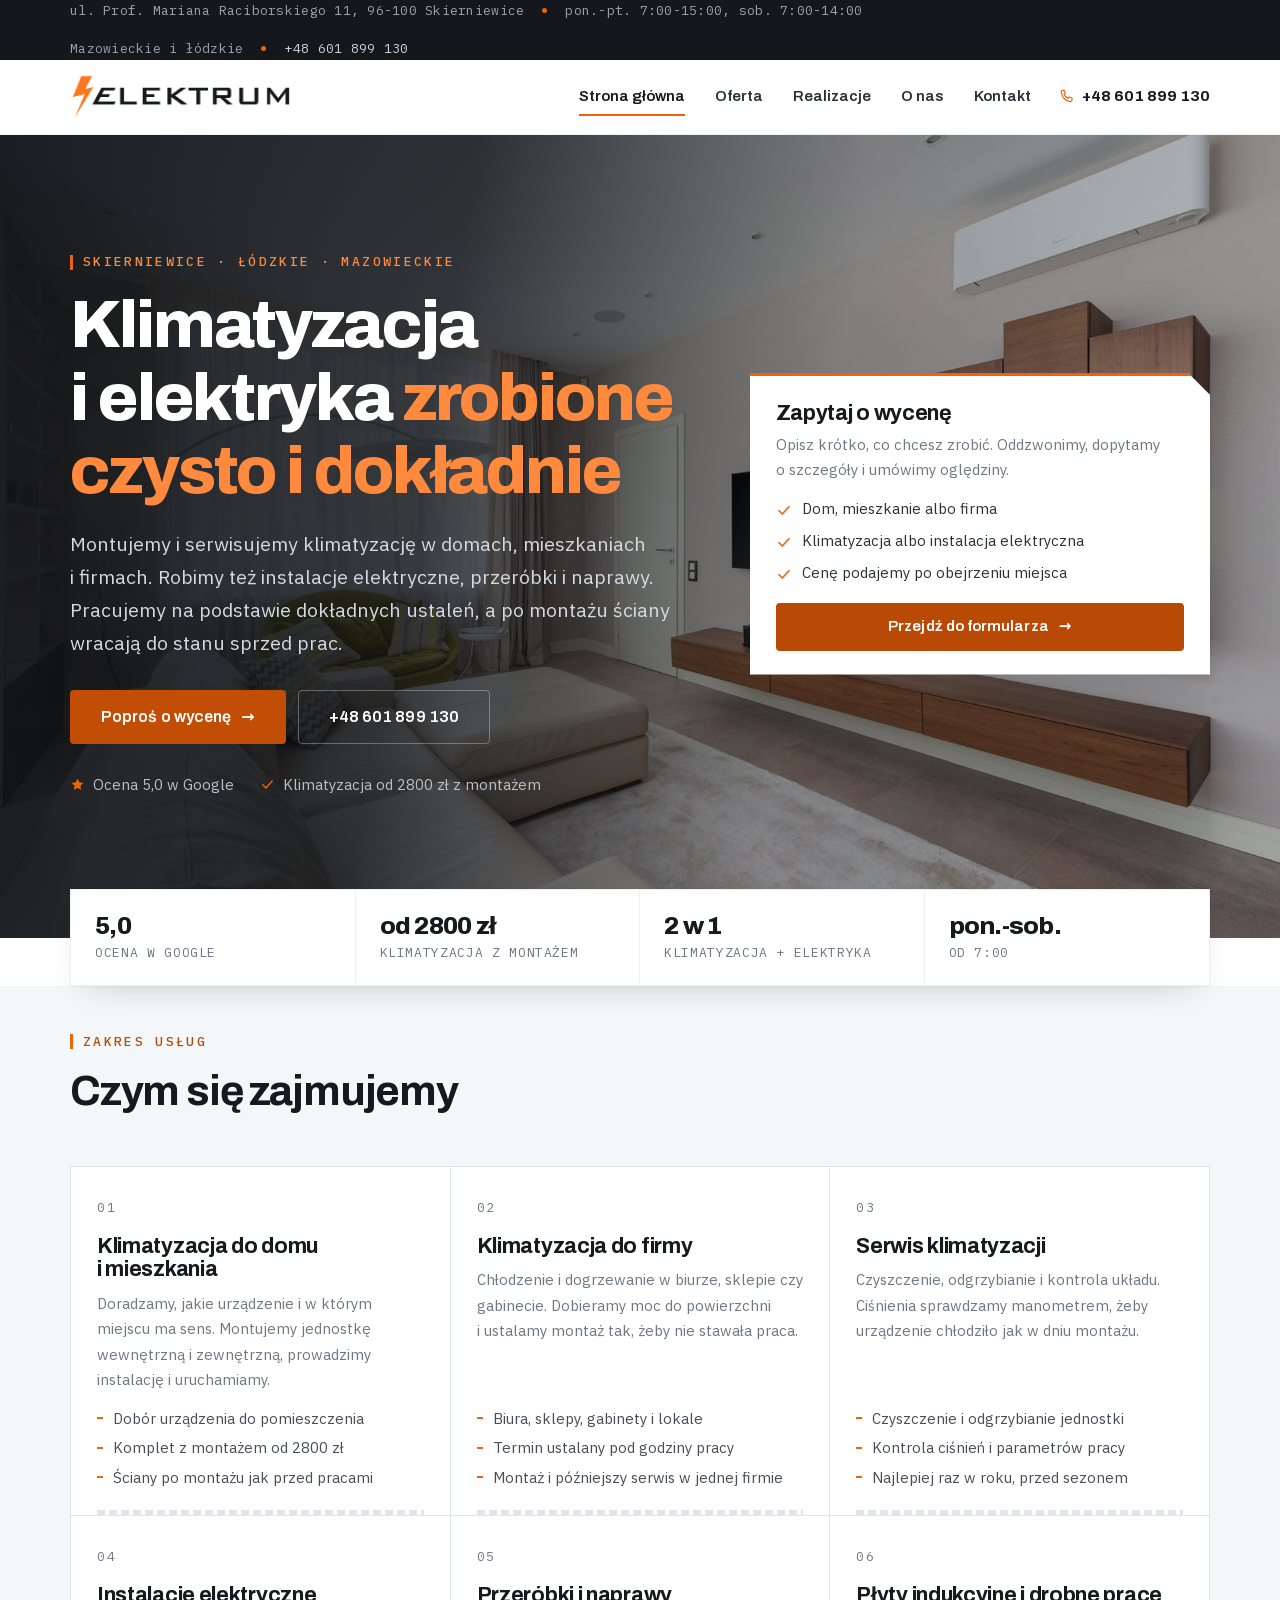
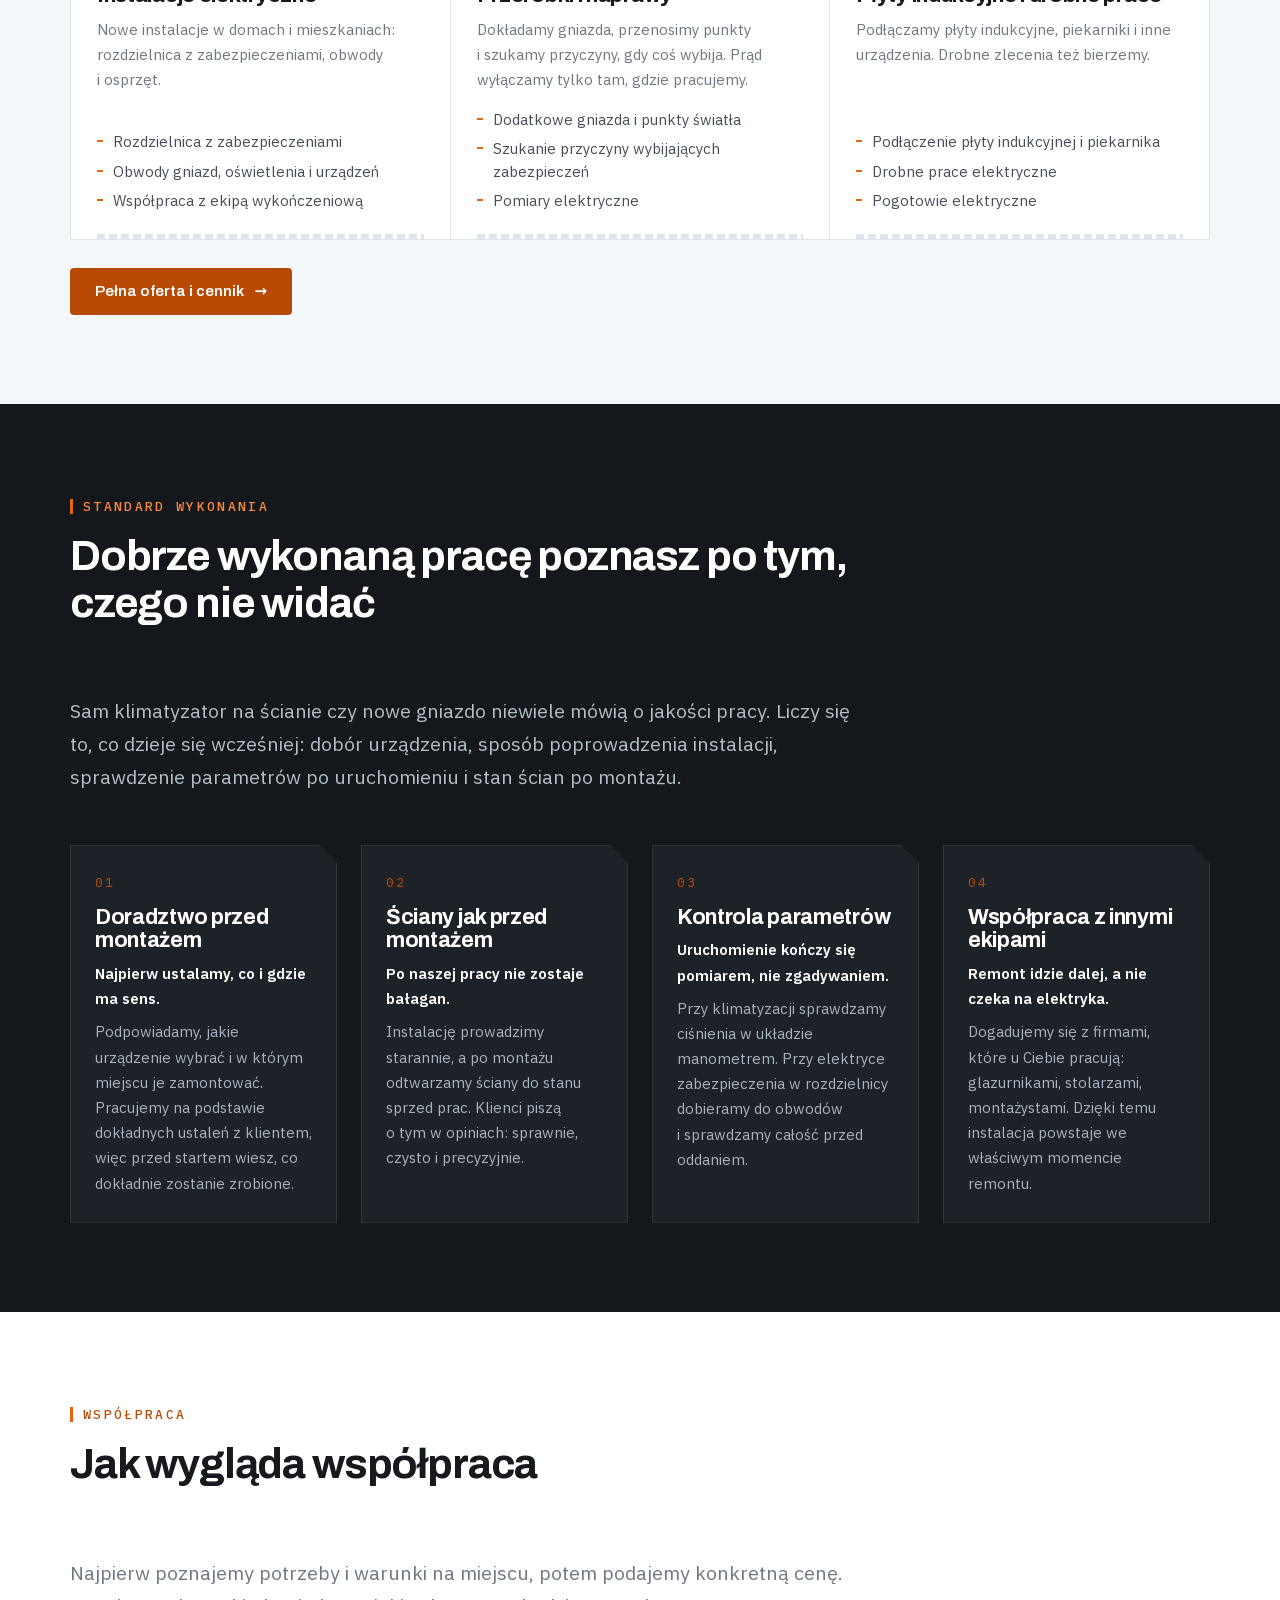
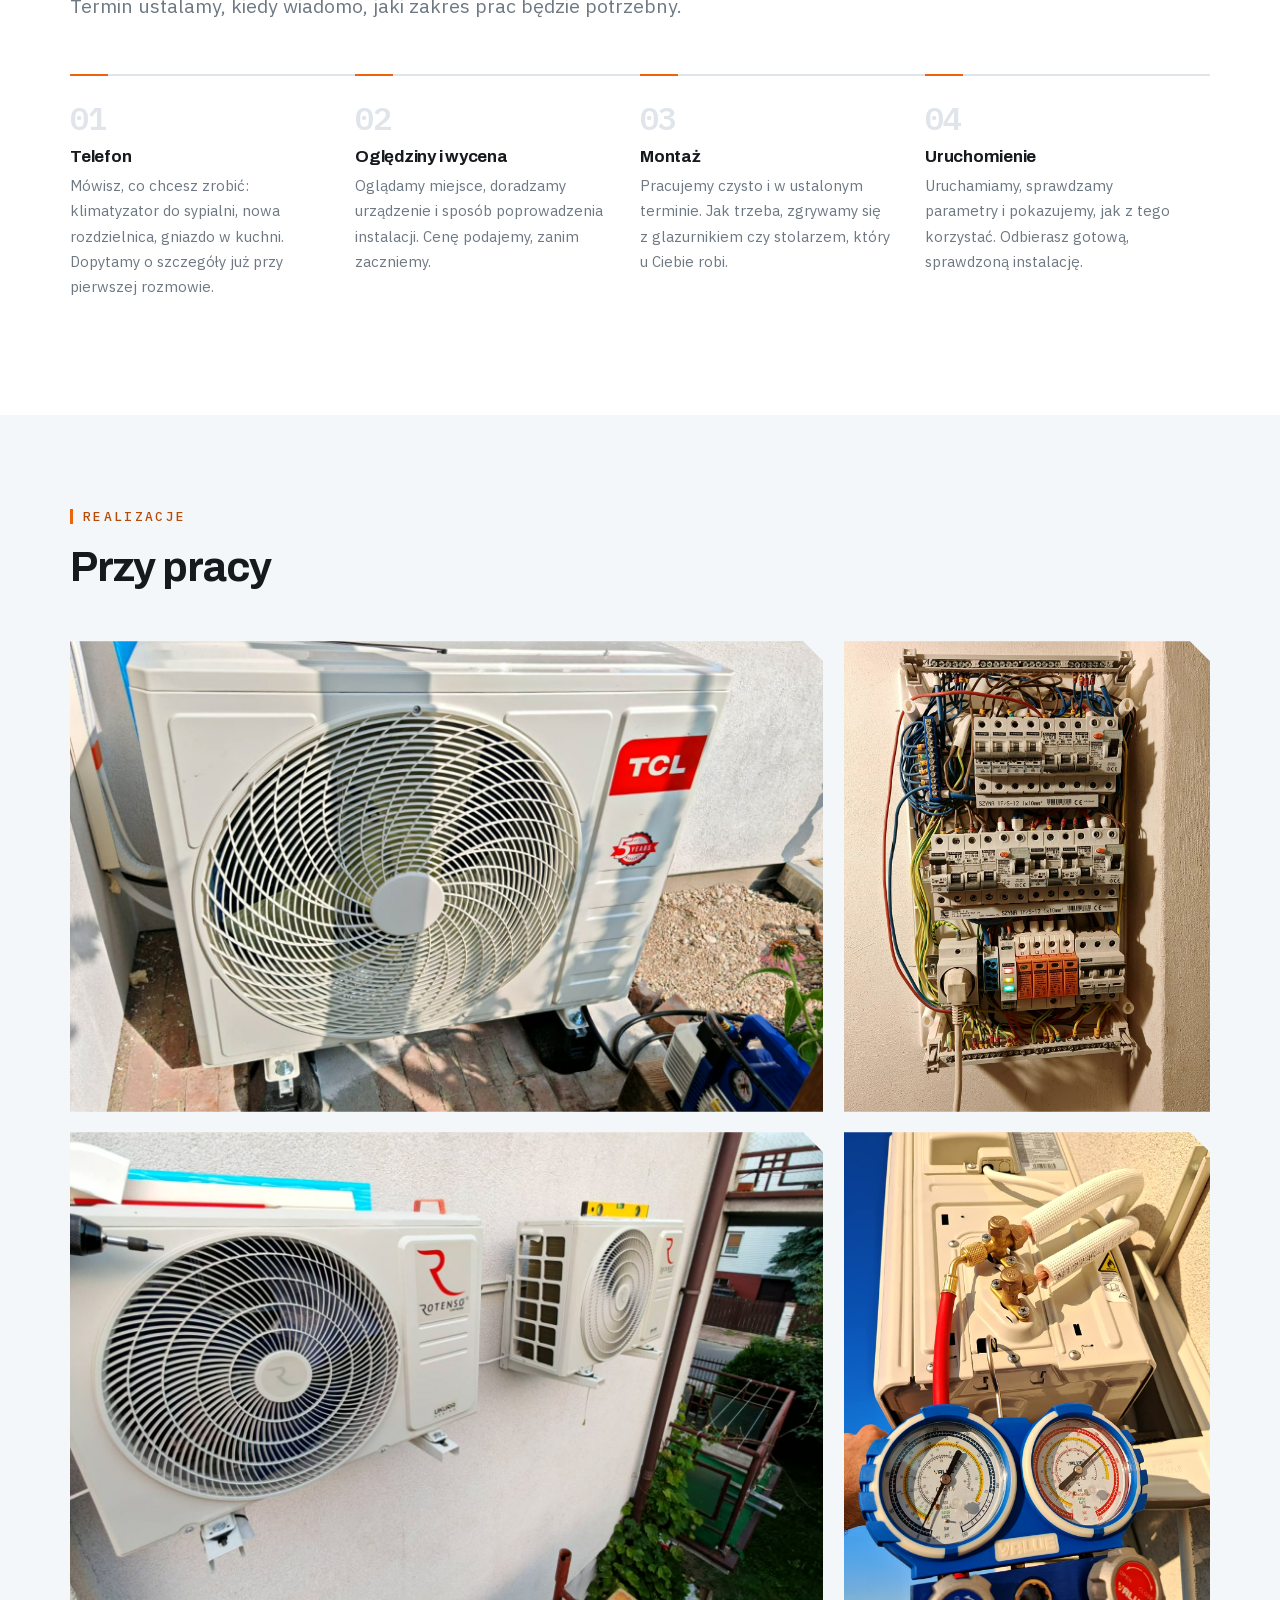
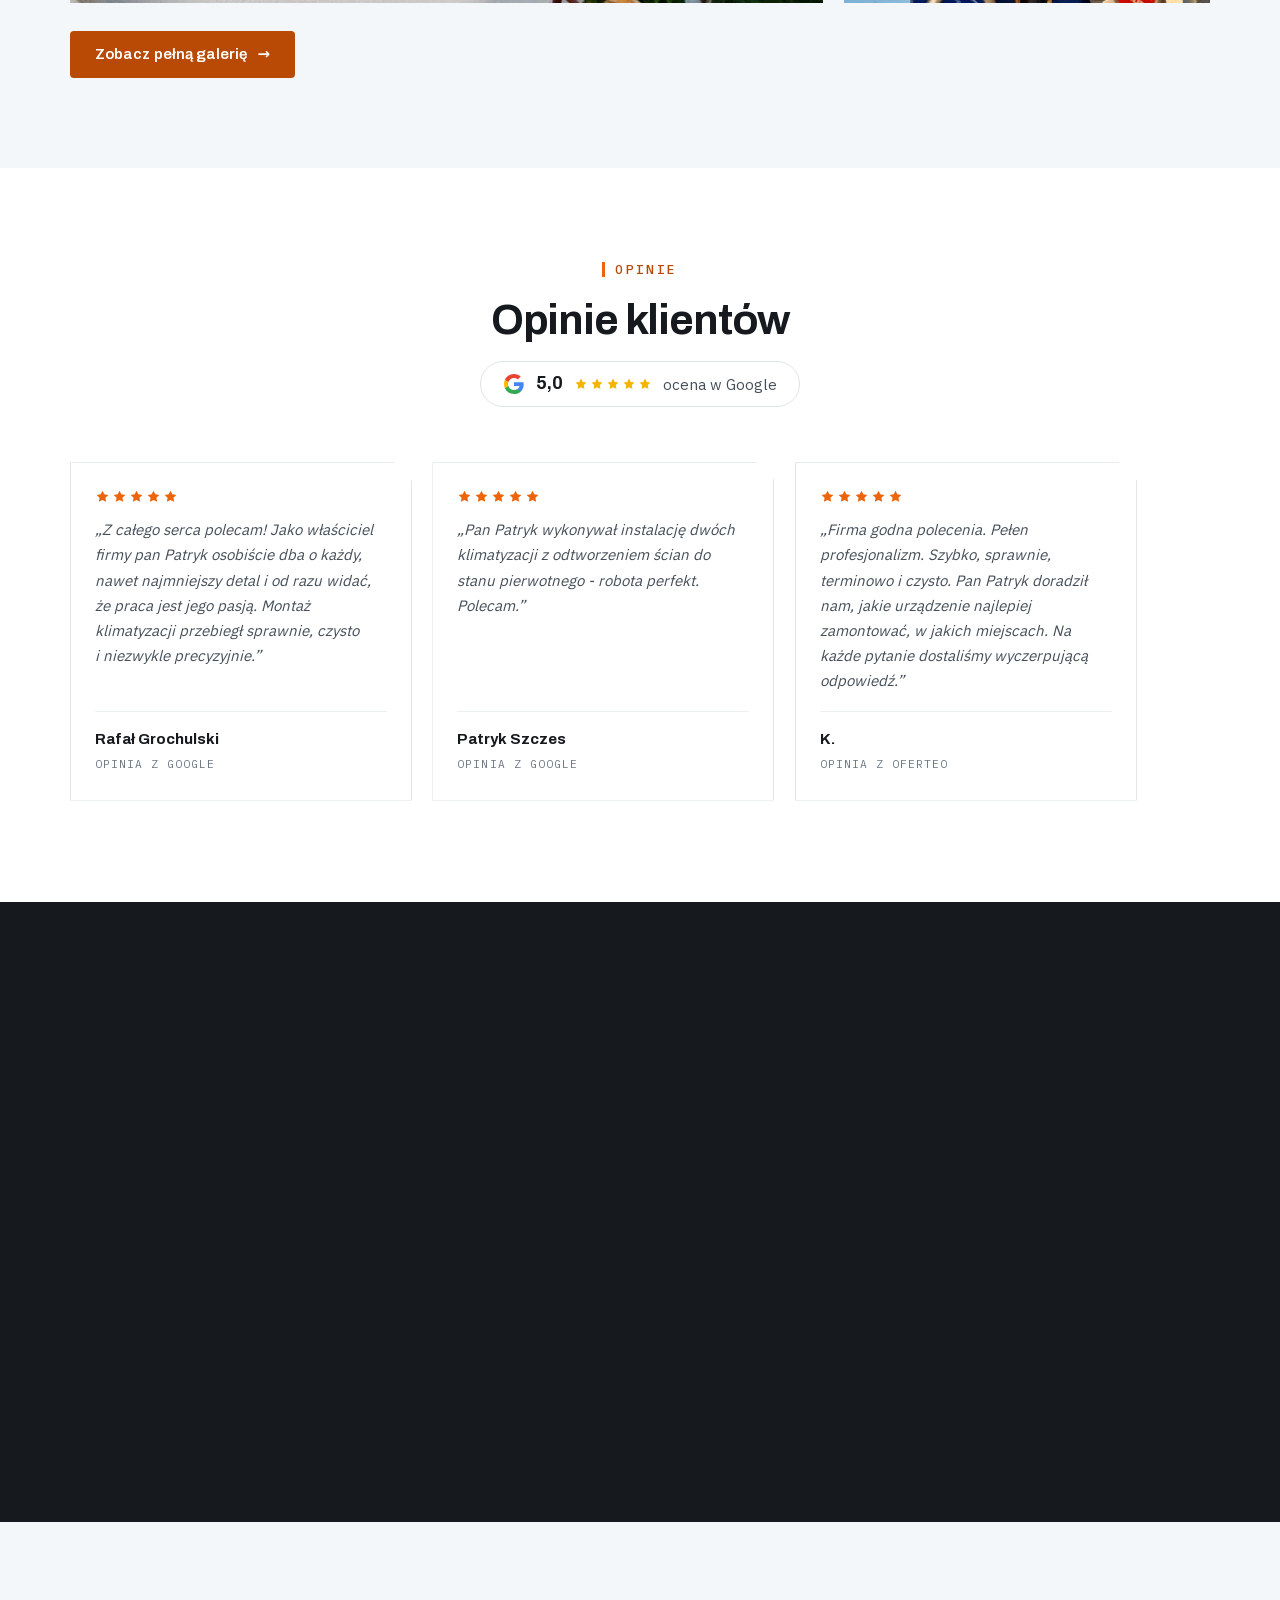
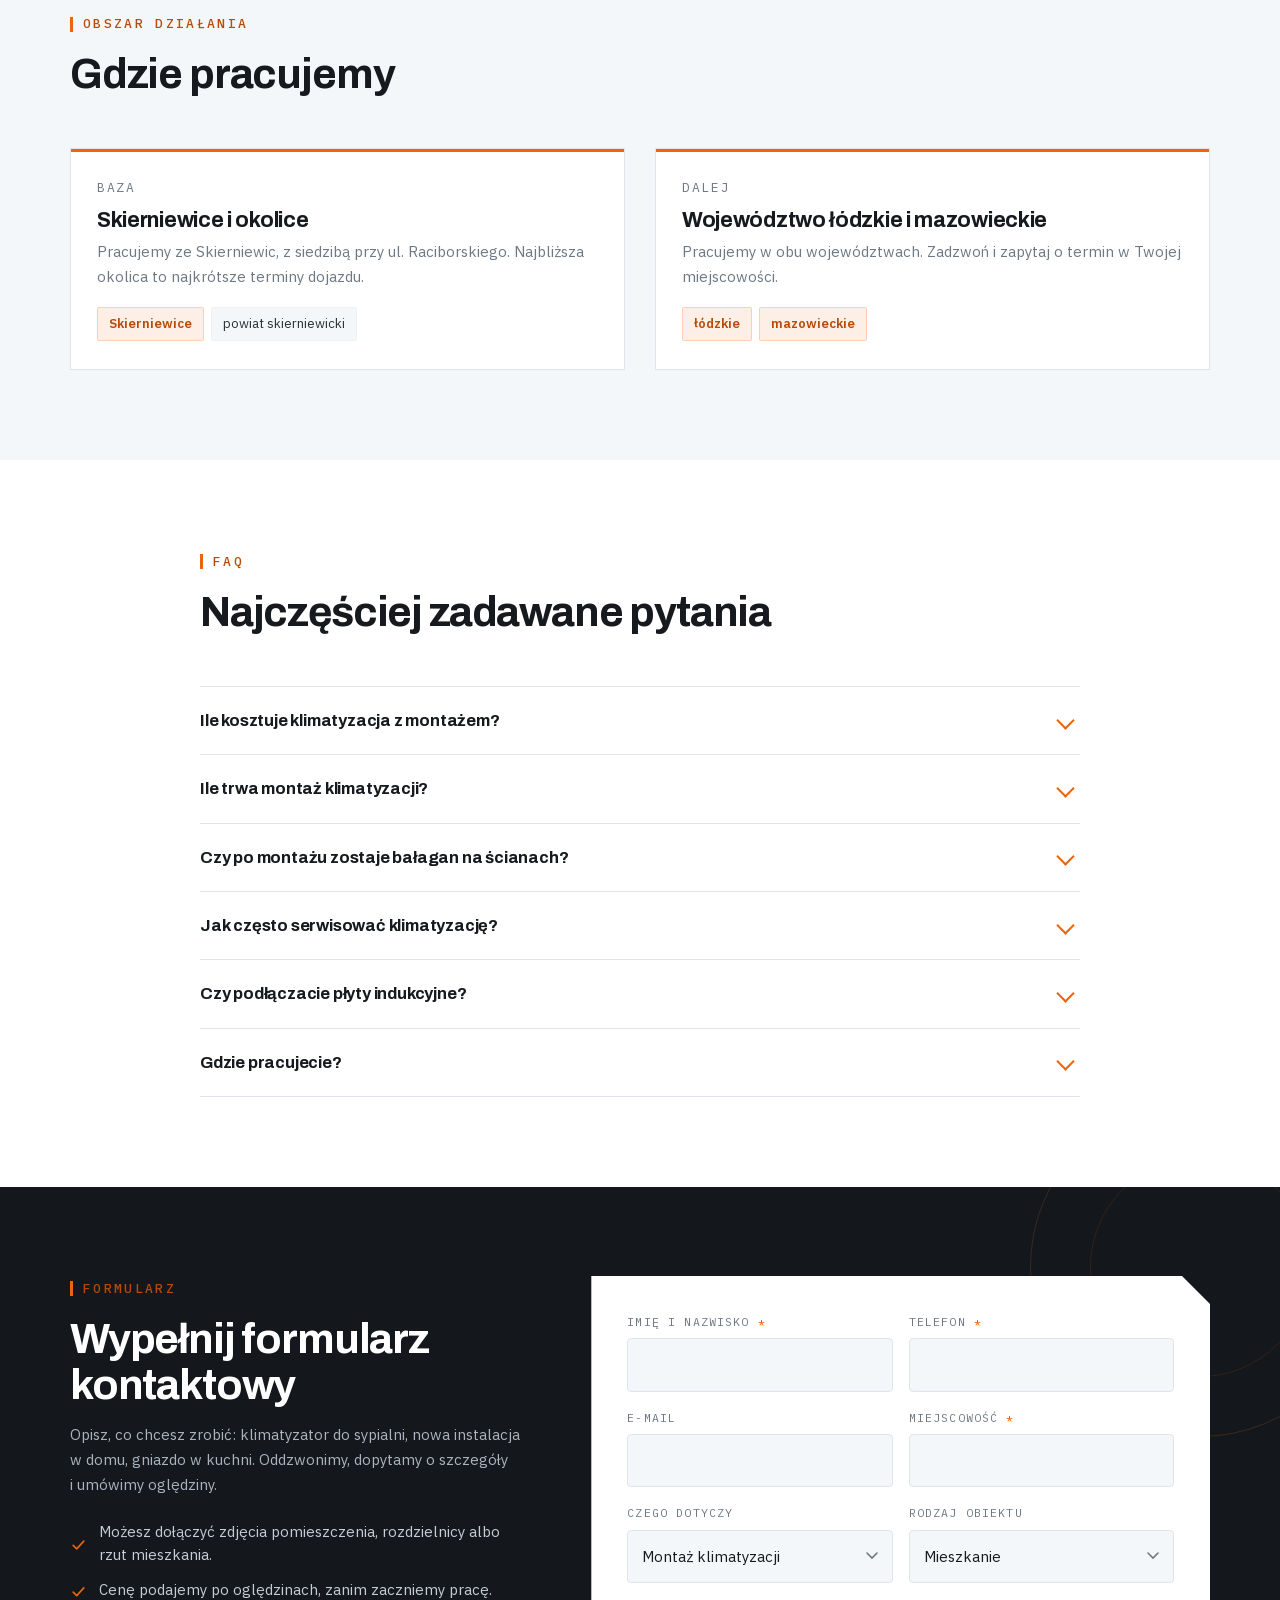
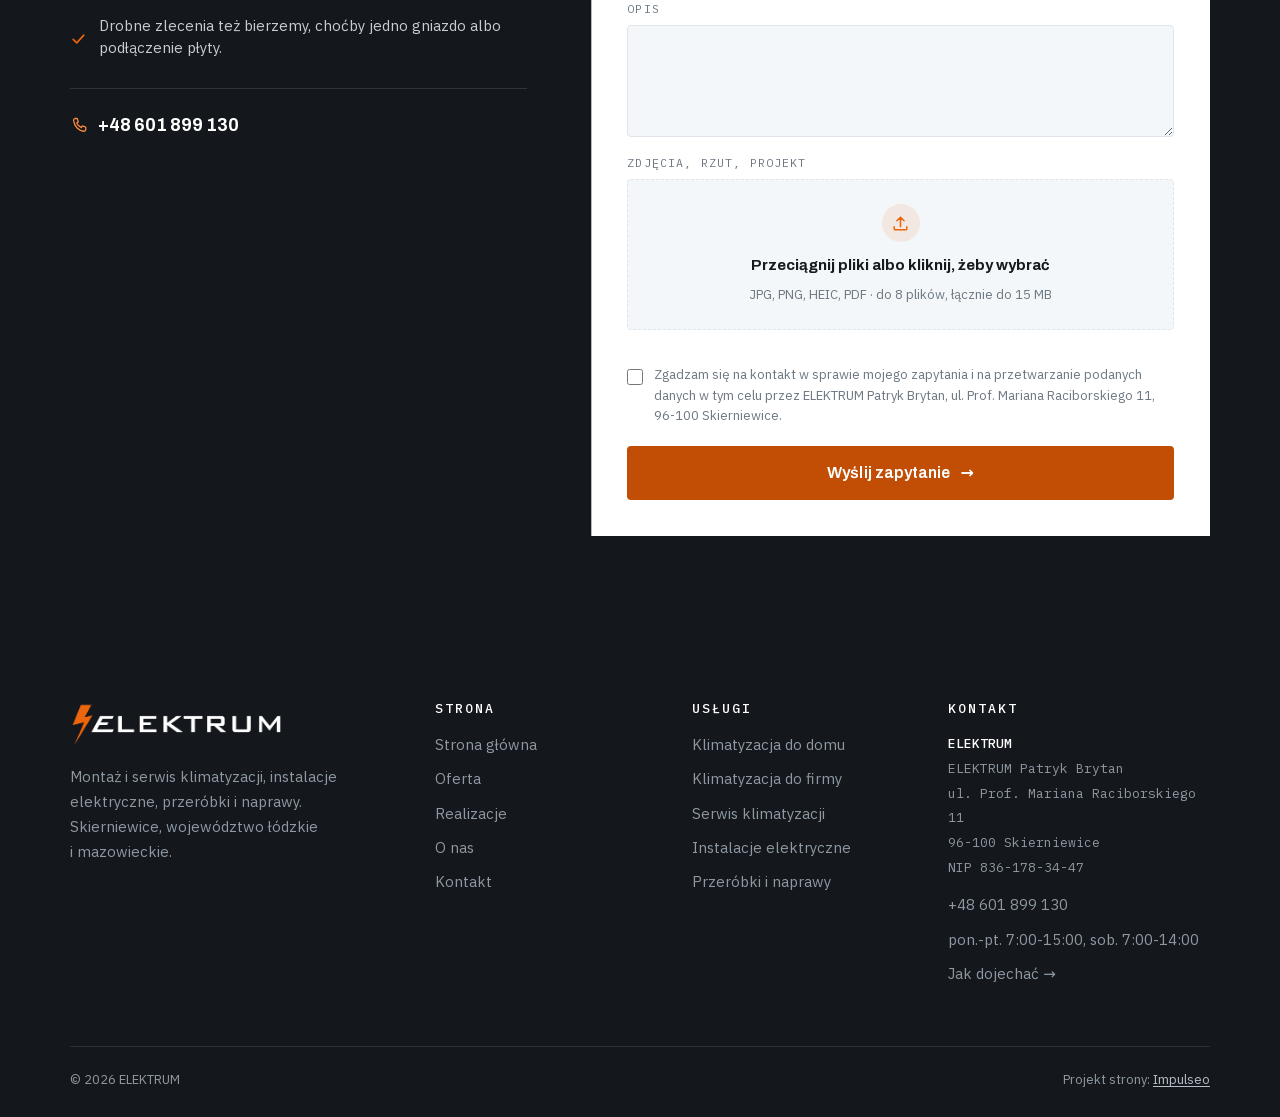
<file: index.html>
<!DOCTYPE html>
<html lang="pl">
<head>
<meta charset="UTF-8">
<meta name="viewport" content="width=device-width, initial-scale=1">
<title>ELEKTRUM - klimatyzacja i elektryka Skierniewice | montaż, serwis, instalacje</title>
<meta name="description" content="ELEKTRUM ze Skierniewic: montaż i serwis klimatyzacji, instalacje elektryczne, przeróbki i naprawy. Województwo łódzkie i mazowieckie. Zadzwoń: +48 601 899 130.">
<meta name="robots" content="noindex, nofollow">
<meta name="theme-color" content="#EC640C">
<link rel="canonical" href="https://impulseo-pl.github.io/elektrum/">
<meta property="og:type" content="website">
<meta property="og:locale" content="pl_PL">
<meta property="og:site_name" content="ELEKTRUM">
<meta property="og:title" content="ELEKTRUM - klimatyzacja i elektryka Skierniewice | montaż, serwis, instalacje">
<meta property="og:description" content="ELEKTRUM ze Skierniewic: montaż i serwis klimatyzacji, instalacje elektryczne, przeróbki i naprawy. Województwo łódzkie i mazowieckie. Zadzwoń: +48 601 899 130.">
<meta property="og:url" content="https://impulseo-pl.github.io/elektrum/">
<meta property="og:image" content="https://impulseo-pl.github.io/elektrum/img/og.jpg">
<meta property="og:image:width" content="1200">
<meta property="og:image:height" content="630">
<meta name="twitter:card" content="summary_large_image">
<link rel="preload" as="font" type="font/woff2" href="assets/fonts/archivo-var-latin.woff2" crossorigin>
<link rel="preload" as="font" type="font/woff2" href="assets/fonts/plexsans-var-latin.woff2" crossorigin>
<link rel="stylesheet" href="assets/styles.css?v=20261016">
</head>
<body>

<div class="topbar">
  <div class="wrap">
    <div class="tb-l">
      <span>ul. Prof. Mariana Raciborskiego 11, 96-100 Skierniewice</span>
      <span class="dot" aria-hidden="true"></span>
      <span>pon.-pt. 7:00-15:00, sob. 7:00-14:00</span>
    </div>
    <div class="tb-r">
      <span>Mazowieckie i&nbsp;łódzkie</span>
      <span class="dot" aria-hidden="true"></span>
      <a href="tel:+48601899130">+48 601 899 130</a>
    </div>
  </div>
</div>

<header class="nav">
  <div class="wrap nav-in">
    <a class="brand" href="index.html" aria-label="ELEKTRUM - strona główna"><img class="brand-logo" src="img/logo.png" alt="ELEKTRUM" width="476" height="103"></a>
    <nav class="nav-links" id="menu">
      <a href="index.html" class="active">Strona główna</a>
      <a href="oferta.html">Oferta</a>
      <a href="realizacje.html">Realizacje</a>
      <a href="o-nas.html">O&nbsp;nas</a>
      <a href="kontakt.html">Kontakt</a>
      <span class="nav-cta">
        <a class="nav-tel" href="tel:+48601899130"><svg width="16" height="16" viewBox="0 0 24 24" fill="none" aria-hidden="true"><path d="M6.6 2h3l1.5 4.5-2.2 1.4a13 13 0 0 0 6.2 6.2l1.4-2.2L21 13.4v3A2.6 2.6 0 0 1 18.4 19 15.4 15.4 0 0 1 5 5.6 2.6 2.6 0 0 1 6.6 2Z" stroke="currentColor" stroke-width="1.7" stroke-linejoin="round"/></svg>+48 601 899 130</a>
      </span>
    </nav>
    <button class="nav-toggle" aria-label="Menu" aria-expanded="false" aria-controls="menu"><span></span><span></span><span></span></button>
  </div>
</header>

<!-- ============ HERO ============ -->
<section class="hero pad-0">
  <div class="hero-media">
    <img src="img/hero.jpg" alt="Jasny salon z klimatyzatorem ściennym" fetchpriority="high" width="1800" height="1201">
  </div>
  <div class="wrap hero-in">
    <div class="hero-copy">
      <span class="eyebrow">Skierniewice · łódzkie · mazowieckie</span>
      <h1>Klimatyzacja i&nbsp;elektryka <em>zrobione czysto i&nbsp;dokładnie</em></h1>
      <p class="hero-lead">Montujemy i&nbsp;serwisujemy klimatyzację w&nbsp;domach, mieszkaniach i&nbsp;firmach. Robimy też instalacje elektryczne, przeróbki i&nbsp;naprawy. Pracujemy na podstawie dokładnych ustaleń, a&nbsp;po montażu ściany wracają do stanu sprzed prac.</p>
      <div class="hero-actions">
        <a href="kontakt.html#wycena" class="btn btn-amber btn-lg">Poproś o&nbsp;wycenę <span class="arr">→</span></a>
        <a href="tel:+48601899130" class="btn btn-on-dark btn-lg">+48 601 899 130</a>
      </div>
      <div class="hero-badges">
        <span><svg width="15" height="15" viewBox="0 0 24 24" aria-hidden="true"><path d="M12 2.6l2.9 5.9 6.5.95-4.7 4.58 1.11 6.47L12 17.44 6.19 20.5 7.3 14.03 2.6 9.45l6.5-.95L12 2.6Z" fill="currentColor"/></svg> Ocena 5,0 w&nbsp;Google</span>
        <span><svg width="15" height="15" viewBox="0 0 24 24" fill="none" aria-hidden="true"><path d="m4.5 12.5 5 5 10-11" stroke="currentColor" stroke-width="2.2" stroke-linecap="round" stroke-linejoin="round"/></svg> Klimatyzacja od 2800 zł z&nbsp;montażem</span>
      </div>
    </div>

    <aside class="hero-card">
      <h2>Zapytaj o&nbsp;wycenę</h2>
      <p>Opisz krótko, co chcesz zrobić. Oddzwonimy, dopytamy o&nbsp;szczegóły i&nbsp;umówimy oględziny.</p>
      <ul>
        <li><svg width="16" height="16" viewBox="0 0 24 24" fill="none" aria-hidden="true"><path d="m4.5 12.5 5 5 10-11" stroke="currentColor" stroke-width="2.4" stroke-linecap="round" stroke-linejoin="round"/></svg><span>Dom, mieszkanie albo firma</span></li>
        <li><svg width="16" height="16" viewBox="0 0 24 24" fill="none" aria-hidden="true"><path d="m4.5 12.5 5 5 10-11" stroke="currentColor" stroke-width="2.4" stroke-linecap="round" stroke-linejoin="round"/></svg><span>Klimatyzacja albo instalacja elektryczna</span></li>
        <li><svg width="16" height="16" viewBox="0 0 24 24" fill="none" aria-hidden="true"><path d="m4.5 12.5 5 5 10-11" stroke="currentColor" stroke-width="2.4" stroke-linecap="round" stroke-linejoin="round"/></svg><span>Cenę podajemy po obejrzeniu miejsca</span></li>
      </ul>
      <a href="kontakt.html#wycena" class="btn btn-primary" style="width:100%">Przejdź do formularza <span class="arr">→</span></a>
    </aside>
  </div>
</section>

<!-- ============ PASEK ZAUFANIA ============ -->
<div class="wrap trust">
  <div class="trust-grid">
    <div class="trust-item"><div class="trust-k">5,0</div><div class="trust-v">ocena w&nbsp;Google</div></div>
    <div class="trust-item"><div class="trust-k">od 2800 zł</div><div class="trust-v">klimatyzacja z&nbsp;montażem</div></div>
    <div class="trust-item"><div class="trust-k">2 w&nbsp;1</div><div class="trust-v">klimatyzacja + elektryka</div></div>
    <div class="trust-item"><div class="trust-k">pon.-sob.</div><div class="trust-v">od 7:00</div></div>
  </div>
</div>

<!-- ============ USŁUGI ============ -->
<section class="bg-mist">
  <div class="wrap">
    <div class="head solo reveal">
      <div>
        <span class="eyebrow">Zakres usług</span>
        <h2>Czym się zajmujemy</h2>
      </div>
    </div>
    <div class="units g-6">
      <article class="unit reveal">
        <div class="unit-n">01</div>
        <h3>Klimatyzacja do domu i&nbsp;mieszkania</h3>
        <p>Doradzamy, jakie urządzenie i&nbsp;w&nbsp;którym miejscu ma sens. Montujemy jednostkę wewnętrzną i&nbsp;zewnętrzną, prowadzimy instalację i&nbsp;uruchamiamy.</p>
        <ul><li>Dobór urządzenia do pomieszczenia</li><li>Komplet z&nbsp;montażem od 2800 zł</li><li>Ściany po montażu jak przed pracami</li></ul>
      </article>
      <article class="unit reveal">
        <div class="unit-n">02</div>
        <h3>Klimatyzacja do firmy</h3>
        <p>Chłodzenie i&nbsp;dogrzewanie w&nbsp;biurze, sklepie czy gabinecie. Dobieramy moc do powierzchni i&nbsp;ustalamy montaż tak, żeby nie stawała praca.</p>
        <ul><li>Biura, sklepy, gabinety i&nbsp;lokale</li><li>Termin ustalany pod godziny pracy</li><li>Montaż i&nbsp;późniejszy serwis w&nbsp;jednej firmie</li></ul>
      </article>
      <article class="unit reveal">
        <div class="unit-n">03</div>
        <h3>Serwis klimatyzacji</h3>
        <p>Czyszczenie, odgrzybianie i&nbsp;kontrola układu. Ciśnienia sprawdzamy manometrem, żeby urządzenie chłodziło jak w&nbsp;dniu montażu.</p>
        <ul><li>Czyszczenie i&nbsp;odgrzybianie jednostki</li><li>Kontrola ciśnień i&nbsp;parametrów pracy</li><li>Najlepiej raz w&nbsp;roku, przed sezonem</li></ul>
      </article>
      <article class="unit reveal">
        <div class="unit-n">04</div>
        <h3>Instalacje elektryczne</h3>
        <p>Nowe instalacje w&nbsp;domach i&nbsp;mieszkaniach: rozdzielnica z&nbsp;zabezpieczeniami, obwody i&nbsp;osprzęt.</p>
        <ul><li>Rozdzielnica z&nbsp;zabezpieczeniami</li><li>Obwody gniazd, oświetlenia i&nbsp;urządzeń</li><li>Współpraca z&nbsp;ekipą wykończeniową</li></ul>
      </article>
      <article class="unit reveal">
        <div class="unit-n">05</div>
        <h3>Przeróbki i&nbsp;naprawy</h3>
        <p>Dokładamy gniazda, przenosimy punkty i&nbsp;szukamy przyczyny, gdy coś wybija. Prąd wyłączamy tylko tam, gdzie pracujemy.</p>
        <ul><li>Dodatkowe gniazda i&nbsp;punkty światła</li><li>Szukanie przyczyny wybijających zabezpieczeń</li><li>Pomiary elektryczne</li></ul>
      </article>
      <article class="unit reveal">
        <div class="unit-n">06</div>
        <h3>Płyty indukcyjne i&nbsp;drobne prace</h3>
        <p>Podłączamy płyty indukcyjne, piekarniki i&nbsp;inne urządzenia. Drobne zlecenia też bierzemy.</p>
        <ul><li>Podłączenie płyty indukcyjnej i&nbsp;piekarnika</li><li>Drobne prace elektryczne</li><li>Pogotowie elektryczne</li></ul>
      </article>
    </div>
    <div class="mt-m reveal"><a href="oferta.html" class="btn btn-primary">Pełna oferta i&nbsp;cennik <span class="arr">→</span></a></div>
  </div>
</section>

<!-- ============ STANDARD ============ -->
<section class="bg-dark">
  <div class="wrap">
    <div class="head solo reveal">
      <div>
        <span class="eyebrow">Standard wykonania</span>
        <h2>Dobrze wykonaną pracę poznasz po tym, czego nie widać</h2>
      </div>
      <p>Sam klimatyzator na ścianie czy nowe gniazdo niewiele mówią o&nbsp;jakości pracy. Liczy się to, co dzieje się wcześniej: dobór urządzenia, sposób poprowadzenia instalacji, sprawdzenie parametrów po uruchomieniu i&nbsp;stan ścian po montażu.</p>
    </div>
    <div class="reasons g-4">
      <article class="reason reveal">
        <span class="num">01</span>
        <h3>Doradztwo przed montażem</h3>
        <p class="card-lead">Najpierw ustalamy, co i&nbsp;gdzie ma sens.</p>
        <p>Podpowiadamy, jakie urządzenie wybrać i&nbsp;w&nbsp;którym miejscu je zamontować. Pracujemy na podstawie dokładnych ustaleń z&nbsp;klientem, więc przed startem wiesz, co dokładnie zostanie zrobione.</p>
      </article>
      <article class="reason reveal">
        <span class="num">02</span>
        <h3>Ściany jak przed montażem</h3>
        <p class="card-lead">Po naszej pracy nie zostaje bałagan.</p>
        <p>Instalację prowadzimy starannie, a&nbsp;po montażu odtwarzamy ściany do stanu sprzed prac. Klienci piszą o&nbsp;tym w&nbsp;opiniach: sprawnie, czysto i&nbsp;precyzyjnie.</p>
      </article>
      <article class="reason reveal">
        <span class="num">03</span>
        <h3>Kontrola parametrów</h3>
        <p class="card-lead">Uruchomienie kończy się pomiarem, nie zgadywaniem.</p>
        <p>Przy klimatyzacji sprawdzamy ciśnienia w&nbsp;układzie manometrem. Przy elektryce zabezpieczenia w&nbsp;rozdzielnicy dobieramy do obwodów i&nbsp;sprawdzamy całość przed oddaniem.</p>
      </article>
      <article class="reason reveal">
        <span class="num">04</span>
        <h3>Współpraca z&nbsp;innymi ekipami</h3>
        <p class="card-lead">Remont idzie dalej, a&nbsp;nie czeka na elektryka.</p>
        <p>Dogadujemy się z&nbsp;firmami, które u&nbsp;Ciebie pracują: glazurnikami, stolarzami, montażystami. Dzięki temu instalacja powstaje we właściwym momencie remontu.</p>
      </article>
    </div>
  </div>
</section>

<!-- ============ PROCES ============ -->
<section>
  <div class="wrap">
    <div class="head solo reveal">
      <div>
        <span class="eyebrow">Współpraca</span>
        <h2>Jak wygląda współpraca</h2>
      </div>
      <p>Najpierw poznajemy potrzeby i&nbsp;warunki na miejscu, potem podajemy konkretną cenę. Termin ustalamy, kiedy wiadomo, jaki zakres prac będzie potrzebny.</p>
    </div>
    <div class="steps g-4">
      <div class="step reveal"><span class="step-n">01</span><h3>Telefon</h3><p>Mówisz, co chcesz zrobić: klimatyzator do sypialni, nowa rozdzielnica, gniazdo w&nbsp;kuchni. Dopytamy o&nbsp;szczegóły już przy pierwszej rozmowie.</p></div>
      <div class="step reveal"><span class="step-n">02</span><h3>Oględziny i&nbsp;wycena</h3><p>Oglądamy miejsce, doradzamy urządzenie i&nbsp;sposób poprowadzenia instalacji. Cenę podajemy, zanim zaczniemy.</p></div>
      <div class="step reveal"><span class="step-n">03</span><h3>Montaż</h3><p>Pracujemy czysto i&nbsp;w&nbsp;ustalonym terminie. Jak trzeba, zgrywamy się z&nbsp;glazurnikiem czy stolarzem, który u&nbsp;Ciebie robi.</p></div>
      <div class="step reveal"><span class="step-n">04</span><h3>Uruchomienie</h3><p>Uruchamiamy, sprawdzamy parametry i&nbsp;pokazujemy, jak z&nbsp;tego korzystać. Odbierasz gotową, sprawdzoną instalację.</p></div>
    </div>
  </div>
</section>

<!-- ============ REALIZACJE ============ -->
<section class="bg-mist">
  <div class="wrap">
    <div class="head solo reveal">
      <div>
        <span class="eyebrow">Realizacje</span>
        <h2>Przy pracy</h2>
      </div>
    </div>
    <div class="gal reveal">
      <a class="shot wide" href="realizacje.html"><img src="img/g1.jpg" alt="Jednostka zewnętrzna klimatyzacji TCL podczas montażu" loading="lazy" width="1544" height="1140"></a>
      <a class="shot" href="realizacje.html"><img src="img/g3.jpg" alt="Rozdzielnica elektryczna z zabezpieczeniami" loading="lazy" width="1200" height="1600"></a>
      <a class="shot wide" href="realizacje.html"><img src="img/g2.jpg" alt="Jednostki zewnętrzne Rotenso zamontowane na elewacji" loading="lazy" width="1524" height="1112"></a>
      <a class="shot" href="realizacje.html"><img src="img/about.jpg" alt="Kontrola ciśnień klimatyzacji manometrami" loading="lazy" width="1200" height="1600"></a>
    </div>
    <div class="mt-m reveal"><a href="realizacje.html" class="btn btn-primary">Zobacz pełną galerię <span class="arr">→</span></a></div>
  </div>
</section>

<section>
  <div class="wrap">
    <div class="head solo center reveal">
      <div>
        <span class="eyebrow">Opinie</span>
        <h2>Opinie klientów</h2>
      </div>
      <div class="head-side">
        <a class="gpill" href="https://maps.google.com/?cid=10066918121127528012" target="_blank" rel="noopener" aria-label="Ocena 5,0 w Google"><svg viewBox="0 0 48 48" width="22" height="22" aria-hidden="true"><path fill="#4285F4" d="M45.12 24.5c0-1.56-.14-3.06-.4-4.5H24v8.51h11.84c-.51 2.75-2.06 5.08-4.39 6.64v5.52h7.11c4.16-3.83 6.56-9.47 6.56-16.17z"/><path fill="#34A853" d="M24 46c5.94 0 10.92-1.97 14.56-5.33l-7.11-5.52c-1.97 1.32-4.49 2.1-7.45 2.1-5.73 0-10.58-3.87-12.31-9.07H4.34v5.7C7.96 41.07 15.4 46 24 46z"/><path fill="#FBBC05" d="M11.69 28.18C11.25 26.86 11 25.45 11 24s.25-2.86.69-4.18v-5.7H4.34C2.85 17.09 2 20.45 2 24s.85 6.91 2.34 9.88l7.35-5.7z"/><path fill="#EA4335" d="M24 10.75c3.23 0 6.13 1.11 8.41 3.29l6.31-6.31C34.91 4.18 29.93 2 24 2 15.4 2 7.96 6.93 4.34 14.12l7.35 5.7c1.73-5.2 6.58-9.07 12.31-9.07z"/></svg><span class="gpill-n">5,0</span><span class="gpill-stars" aria-hidden="true"><svg width="15" height="15" viewBox="0 0 24 24" aria-hidden="true"><path d="M12 2.6l2.9 5.9 6.5.95-4.7 4.58 1.11 6.47L12 17.44 6.19 20.5 7.3 14.03 2.6 9.45l6.5-.95L12 2.6Z" fill="currentColor"/></svg><svg width="15" height="15" viewBox="0 0 24 24" aria-hidden="true"><path d="M12 2.6l2.9 5.9 6.5.95-4.7 4.58 1.11 6.47L12 17.44 6.19 20.5 7.3 14.03 2.6 9.45l6.5-.95L12 2.6Z" fill="currentColor"/></svg><svg width="15" height="15" viewBox="0 0 24 24" aria-hidden="true"><path d="M12 2.6l2.9 5.9 6.5.95-4.7 4.58 1.11 6.47L12 17.44 6.19 20.5 7.3 14.03 2.6 9.45l6.5-.95L12 2.6Z" fill="currentColor"/></svg><svg width="15" height="15" viewBox="0 0 24 24" aria-hidden="true"><path d="M12 2.6l2.9 5.9 6.5.95-4.7 4.58 1.11 6.47L12 17.44 6.19 20.5 7.3 14.03 2.6 9.45l6.5-.95L12 2.6Z" fill="currentColor"/></svg><svg width="15" height="15" viewBox="0 0 24 24" aria-hidden="true"><path d="M12 2.6l2.9 5.9 6.5.95-4.7 4.58 1.11 6.47L12 17.44 6.19 20.5 7.3 14.03 2.6 9.45l6.5-.95L12 2.6Z" fill="currentColor"/></svg></span><span class="gpill-t">ocena w&nbsp;Google</span></a>
      </div>
    </div>
    <div class="reviews" tabindex="0" role="group" aria-label="Opinie klientów">
      <article class="review reveal">
        <div class="stars" aria-label="5 na 5"><svg width="15" height="15" viewBox="0 0 24 24" aria-hidden="true"><path d="M12 2.6l2.9 5.9 6.5.95-4.7 4.58 1.11 6.47L12 17.44 6.19 20.5 7.3 14.03 2.6 9.45l6.5-.95L12 2.6Z" fill="currentColor"/></svg><svg width="15" height="15" viewBox="0 0 24 24" aria-hidden="true"><path d="M12 2.6l2.9 5.9 6.5.95-4.7 4.58 1.11 6.47L12 17.44 6.19 20.5 7.3 14.03 2.6 9.45l6.5-.95L12 2.6Z" fill="currentColor"/></svg><svg width="15" height="15" viewBox="0 0 24 24" aria-hidden="true"><path d="M12 2.6l2.9 5.9 6.5.95-4.7 4.58 1.11 6.47L12 17.44 6.19 20.5 7.3 14.03 2.6 9.45l6.5-.95L12 2.6Z" fill="currentColor"/></svg><svg width="15" height="15" viewBox="0 0 24 24" aria-hidden="true"><path d="M12 2.6l2.9 5.9 6.5.95-4.7 4.58 1.11 6.47L12 17.44 6.19 20.5 7.3 14.03 2.6 9.45l6.5-.95L12 2.6Z" fill="currentColor"/></svg><svg width="15" height="15" viewBox="0 0 24 24" aria-hidden="true"><path d="M12 2.6l2.9 5.9 6.5.95-4.7 4.58 1.11 6.47L12 17.44 6.19 20.5 7.3 14.03 2.6 9.45l6.5-.95L12 2.6Z" fill="currentColor"/></svg></div>
        <p>„Z&nbsp;całego serca polecam! Jako właściciel firmy pan Patryk osobiście dba o&nbsp;każdy, nawet najmniejszy detal i&nbsp;od razu widać, że praca jest jego pasją. Montaż klimatyzacji przebiegł sprawnie, czysto i&nbsp;niezwykle precyzyjnie.”</p>
        <div class="who">Rafał Grochulski</div><div class="src">Opinia z&nbsp;Google</div>
      </article>
      <article class="review reveal">
        <div class="stars" aria-label="5 na 5"><svg width="15" height="15" viewBox="0 0 24 24" aria-hidden="true"><path d="M12 2.6l2.9 5.9 6.5.95-4.7 4.58 1.11 6.47L12 17.44 6.19 20.5 7.3 14.03 2.6 9.45l6.5-.95L12 2.6Z" fill="currentColor"/></svg><svg width="15" height="15" viewBox="0 0 24 24" aria-hidden="true"><path d="M12 2.6l2.9 5.9 6.5.95-4.7 4.58 1.11 6.47L12 17.44 6.19 20.5 7.3 14.03 2.6 9.45l6.5-.95L12 2.6Z" fill="currentColor"/></svg><svg width="15" height="15" viewBox="0 0 24 24" aria-hidden="true"><path d="M12 2.6l2.9 5.9 6.5.95-4.7 4.58 1.11 6.47L12 17.44 6.19 20.5 7.3 14.03 2.6 9.45l6.5-.95L12 2.6Z" fill="currentColor"/></svg><svg width="15" height="15" viewBox="0 0 24 24" aria-hidden="true"><path d="M12 2.6l2.9 5.9 6.5.95-4.7 4.58 1.11 6.47L12 17.44 6.19 20.5 7.3 14.03 2.6 9.45l6.5-.95L12 2.6Z" fill="currentColor"/></svg><svg width="15" height="15" viewBox="0 0 24 24" aria-hidden="true"><path d="M12 2.6l2.9 5.9 6.5.95-4.7 4.58 1.11 6.47L12 17.44 6.19 20.5 7.3 14.03 2.6 9.45l6.5-.95L12 2.6Z" fill="currentColor"/></svg></div>
        <p>„Pan Patryk wykonywał instalację dwóch klimatyzacji z&nbsp;odtworzeniem ścian do stanu pierwotnego - robota perfekt. Polecam.”</p>
        <div class="who">Patryk Szczes</div><div class="src">Opinia z&nbsp;Google</div>
      </article>
      <article class="review reveal">
        <div class="stars" aria-label="5 na 5"><svg width="15" height="15" viewBox="0 0 24 24" aria-hidden="true"><path d="M12 2.6l2.9 5.9 6.5.95-4.7 4.58 1.11 6.47L12 17.44 6.19 20.5 7.3 14.03 2.6 9.45l6.5-.95L12 2.6Z" fill="currentColor"/></svg><svg width="15" height="15" viewBox="0 0 24 24" aria-hidden="true"><path d="M12 2.6l2.9 5.9 6.5.95-4.7 4.58 1.11 6.47L12 17.44 6.19 20.5 7.3 14.03 2.6 9.45l6.5-.95L12 2.6Z" fill="currentColor"/></svg><svg width="15" height="15" viewBox="0 0 24 24" aria-hidden="true"><path d="M12 2.6l2.9 5.9 6.5.95-4.7 4.58 1.11 6.47L12 17.44 6.19 20.5 7.3 14.03 2.6 9.45l6.5-.95L12 2.6Z" fill="currentColor"/></svg><svg width="15" height="15" viewBox="0 0 24 24" aria-hidden="true"><path d="M12 2.6l2.9 5.9 6.5.95-4.7 4.58 1.11 6.47L12 17.44 6.19 20.5 7.3 14.03 2.6 9.45l6.5-.95L12 2.6Z" fill="currentColor"/></svg><svg width="15" height="15" viewBox="0 0 24 24" aria-hidden="true"><path d="M12 2.6l2.9 5.9 6.5.95-4.7 4.58 1.11 6.47L12 17.44 6.19 20.5 7.3 14.03 2.6 9.45l6.5-.95L12 2.6Z" fill="currentColor"/></svg></div>
        <p>„Firma godna polecenia. Pełen profesjonalizm. Szybko, sprawnie, terminowo i&nbsp;czysto. Pan Patryk doradził nam, jakie urządzenie najlepiej zamontować, w&nbsp;jakich miejscach. Na każde pytanie dostaliśmy wyczerpującą odpowiedź.”</p>
        <div class="who">K.</div><div class="src">Opinia z&nbsp;Oferteo</div>
      </article>
    </div>
    <p class="swipe-hint reveal"><svg width="17" height="17" viewBox="0 0 24 24" fill="none" aria-hidden="true"><path d="M3 12h18m0 0-5-5m5 5-5 5" stroke="currentColor" stroke-width="1.8" stroke-linecap="round" stroke-linejoin="round"/></svg>Przesuń w&nbsp;bok, żeby zobaczyć więcej</p>
  </div>
</section>

<section class="stopklatka" aria-hidden="true">
  <div class="stk-bg" style="background-image:url(img/g11.jpg)"></div>
</section>

<!-- ============ OBSZAR ============ -->
<section class="bg-mist">
  <div class="wrap">
    <div class="head solo reveal">
      <div>
        <span class="eyebrow">Obszar działania</span>
        <h2>Gdzie pracujemy</h2>
      </div>
    </div>
    <div class="zones">
      <div class="zone reveal">
        <div class="z-k">Baza</div>
        <h3>Skierniewice i&nbsp;okolice</h3>
        <p>Pracujemy ze Skierniewic, z&nbsp;siedzibą przy ul. Raciborskiego. Najbliższa okolica to najkrótsze terminy dojazdu.</p>
        <div class="places">
          <span class="hi">Skierniewice</span><span>powiat skierniewicki</span>
        </div>
      </div>
      <div class="zone z2 reveal">
        <div class="z-k">Dalej</div>
        <h3>Województwo łódzkie i&nbsp;mazowieckie</h3>
        <p>Pracujemy w&nbsp;obu województwach. Zadzwoń i&nbsp;zapytaj o&nbsp;termin w&nbsp;Twojej miejscowości.</p>
        <div class="places">
          <span class="hi">łódzkie</span><span class="hi">mazowieckie</span>
        </div>
      </div>
    </div>
  </div>
</section>

<section>
  <div class="wrap wrap-n">
    <div class="head solo reveal">
      <div>
        <span class="eyebrow">FAQ</span>
        <h2>Najczęściej zadawane pytania</h2>
      </div>
    </div>
    <div class="faq reveal">
      <details>
        <summary>Ile kosztuje klimatyzacja z&nbsp;montażem?</summary>
        <div class="ans"><p>Komplet do domu albo biura z&nbsp;montażem to zwykle od 2800 do 8000 zł. Cena zależy od mocy i&nbsp;marki urządzenia, długości instalacji i&nbsp;miejsca na jednostkę zewnętrzną. Dokładną kwotę podajemy po oględzinach.</p></div>
      </details>
      <details>
        <summary>Ile trwa montaż klimatyzacji?</summary>
        <div class="ans"><p>Pojedynczy klimatyzator w&nbsp;mieszkaniu to zwykle kilka godzin. Dłuższa trasa albo kilka urządzeń potrafią zająć cały dzień. Konkretny czas podajemy po obejrzeniu miejsca.</p></div>
      </details>
      <details>
        <summary>Czy po montażu zostaje bałagan na ścianach?</summary>
        <div class="ans"><p>Nie. Instalację prowadzimy czysto, a&nbsp;po montażu ściany wracają do stanu sprzed prac. Jeśli trwa remont, dogadujemy się z&nbsp;glazurnikiem czy stolarzem, który u&nbsp;Ciebie pracuje.</p></div>
      </details>
      <details>
        <summary>Jak często serwisować klimatyzację?</summary>
        <div class="ans"><p>Raz w&nbsp;roku, najlepiej przed sezonem. Czyścimy i&nbsp;odgrzybiamy jednostkę, a&nbsp;potem sprawdzamy ciśnienia manometrem, żeby urządzenie chłodziło sprawnie i&nbsp;nie zużywało więcej prądu.</p></div>
      </details>
      <details>
        <summary>Czy podłączacie płyty indukcyjne?</summary>
        <div class="ans"><p>Tak. Podłączamy płyty indukcyjne, piekarniki i&nbsp;inne urządzenia, a&nbsp;gdy obecny obwód się do tego nie nadaje, doprowadzamy nowy z&nbsp;rozdzielnicy.</p></div>
      </details>
      <details>
        <summary>Gdzie pracujecie?</summary>
        <div class="ans"><p>W&nbsp;Skierniewicach i&nbsp;okolicy oraz w&nbsp;województwie łódzkim i&nbsp;mazowieckim. Zadzwoń i&nbsp;zapytaj o&nbsp;termin w&nbsp;Twojej miejscowości.</p></div>
      </details>
    </div>
  </div>
</section>

<section class="form-band" id="wycena">
  <div class="wrap form-grid">
    <div class="form-side reveal">
      <span class="eyebrow">Formularz</span>
      <h2>Wypełnij formularz kontaktowy</h2>
      <p>Opisz, co chcesz zrobić: klimatyzator do sypialni, nowa instalacja w&nbsp;domu, gniazdo w&nbsp;kuchni. Oddzwonimy, dopytamy o&nbsp;szczegóły i&nbsp;umówimy oględziny.</p>
      <ul>
        <li><svg width="17" height="17" viewBox="0 0 24 24" fill="none" aria-hidden="true"><path d="m4.5 12.5 5 5 10-11" stroke="currentColor" stroke-width="2.3" stroke-linecap="round" stroke-linejoin="round"/></svg><span>Możesz dołączyć zdjęcia pomieszczenia, rozdzielnicy albo rzut mieszkania.</span></li>
        <li><svg width="17" height="17" viewBox="0 0 24 24" fill="none" aria-hidden="true"><path d="m4.5 12.5 5 5 10-11" stroke="currentColor" stroke-width="2.3" stroke-linecap="round" stroke-linejoin="round"/></svg><span>Cenę podajemy po oględzinach, zanim zaczniemy pracę.</span></li>
        <li><svg width="17" height="17" viewBox="0 0 24 24" fill="none" aria-hidden="true"><path d="m4.5 12.5 5 5 10-11" stroke="currentColor" stroke-width="2.3" stroke-linecap="round" stroke-linejoin="round"/></svg><span>Drobne zlecenia też bierzemy, choćby jedno gniazdo albo podłączenie płyty.</span></li>
      </ul>
      <div class="direct">
        <a href="tel:+48601899130"><svg width="18" height="18" viewBox="0 0 24 24" fill="none" aria-hidden="true"><path d="M6.6 2h3l1.5 4.5-2.2 1.4a13 13 0 0 0 6.2 6.2l1.4-2.2L21 13.4v3A2.6 2.6 0 0 1 18.4 19 15.4 15.4 0 0 1 5 5.6 2.6 2.6 0 0 1 6.6 2Z" stroke="currentColor" stroke-width="1.7" stroke-linejoin="round"/></svg>+48 601 899 130</a>
      </div>
    </div>

    <form class="quote reveal" action="#" method="post" enctype="multipart/form-data" novalidate>
      <div class="hp" aria-hidden="true"><label for="strona">Nie wypełniaj tego pola</label><input id="strona" name="strona" type="text" tabindex="-1" autocomplete="off"></div>
      <div class="f-row">
        <div class="field"><label for="imie">Imię i&nbsp;nazwisko <span class="req">*</span></label><input id="imie" name="imie" type="text" required autocomplete="name"></div>
        <div class="field"><label for="tel">Telefon <span class="req">*</span></label><input id="tel" name="telefon" type="tel" required autocomplete="tel" inputmode="tel"></div>
      </div>
      <div class="f-row">
        <div class="field"><label for="email">E-mail</label><input id="email" name="email" type="email" autocomplete="email"></div>
        <div class="field"><label for="miasto">Miejscowość <span class="req">*</span></label><input id="miasto" name="miasto" type="text" required></div>
      </div>
      <div class="f-row">
        <div class="field">
          <label for="zakres">Czego dotyczy</label>
          <select id="zakres" name="zakres">
            <option>Montaż klimatyzacji</option>
            <option>Serwis klimatyzacji</option>
            <option>Nowa instalacja elektryczna</option>
            <option>Przeróbka lub naprawa instalacji</option>
            <option>Podłączenie płyty indukcyjnej lub urządzenia</option>
            <option>Nie wiem, potrzebuję doradztwa</option>
          </select>
        </div>
        <div class="field">
          <label for="obiekt">Rodzaj obiektu</label>
          <select id="obiekt" name="obiekt">
            <option>Mieszkanie</option>
            <option>Dom jednorodzinny</option>
            <option>Biuro lub lokal usługowy</option>
            <option>Budowa lub remont</option>
          </select>
        </div>
      </div>
      <div class="field">
        <label for="opis">Opis</label>
        <textarea id="opis" name="opis"></textarea>
      </div>
      <div class="field">
        <label>Zdjęcia, rzut, projekt</label>
        <div class="drop">
          <input type="file" name="zalaczniki[]" multiple accept="image/*,.pdf,.heic" aria-label="Dodaj pliki">
          <div class="di"><svg width="19" height="19" viewBox="0 0 24 24" fill="none" aria-hidden="true"><path d="M12 16V4m0 0L7.5 8.5M12 4l4.5 4.5M4 16v2.5A1.5 1.5 0 0 0 5.5 20h13a1.5 1.5 0 0 0 1.5-1.5V16" stroke="currentColor" stroke-width="1.9" stroke-linecap="round" stroke-linejoin="round"/></svg></div>
          <div class="dt">Przeciągnij pliki albo kliknij, żeby wybrać</div>
          <div class="ds">JPG, PNG, HEIC, PDF · do 8 plików, łącznie do 15 MB</div>
        </div>
        <ul class="filelist"></ul>
      </div>
      <div class="consent">
        <input type="checkbox" id="zgoda" name="zgoda" required>
        <label for="zgoda">Zgadzam się na kontakt w&nbsp;sprawie mojego zapytania i&nbsp;na przetwarzanie podanych danych w&nbsp;tym celu przez ELEKTRUM Patryk Brytan, ul. Prof. Mariana Raciborskiego 11, 96-100 Skierniewice.</label>
      </div>
      <button type="submit" class="btn btn-amber btn-lg" style="width:100%">Wyślij zapytanie <span class="arr">→</span></button>
      <div class="form-msg" role="status"></div>
    </form>
  </div>
</section>

<footer>
  <div class="wrap">
    <div class="foot-grid">
      <div class="foot-brand">
        <img src="img/logo-stopka.png" alt="ELEKTRUM" width="476" height="103">
        <p>Montaż i&nbsp;serwis klimatyzacji, instalacje elektryczne, przeróbki i&nbsp;naprawy. Skierniewice, województwo łódzkie i&nbsp;mazowieckie.</p>
      </div>
      <div class="foot-col">
        <h3>Strona</h3>
        <a href="index.html">Strona główna</a>
        <a href="oferta.html">Oferta</a>
        <a href="realizacje.html">Realizacje</a>
        <a href="o-nas.html">O&nbsp;nas</a>
        <a href="kontakt.html">Kontakt</a>
      </div>
      <div class="foot-col">
        <h3>Usługi</h3>
        <a href="oferta.html#klimatyzacja">Klimatyzacja do domu</a>
        <a href="oferta.html#firmy">Klimatyzacja do firmy</a>
        <a href="oferta.html#serwis">Serwis klimatyzacji</a>
        <a href="oferta.html#elektryka">Instalacje elektryczne</a>
        <a href="oferta.html#naprawy">Przeróbki i&nbsp;naprawy</a>
      </div>
      <div class="foot-col">
        <h3>Kontakt</h3>
        <div class="foot-nap">
          <b>ELEKTRUM</b><br>
          ELEKTRUM Patryk Brytan<br>
          ul. Prof. Mariana Raciborskiego 11<br>
          96-100 Skierniewice<br>
          NIP 836-178-34-47
        </div>
        <p style="margin-top:12px"><a href="tel:+48601899130">+48 601 899 130</a></p>
        <p>pon.-pt. 7:00-15:00, sob. 7:00-14:00</p>
        <p><a href="https://maps.google.com/?cid=10066918121127528012" target="_blank" rel="noopener">Jak dojechać →</a></p>
      </div>
    </div>
    <div class="foot-bot">
      <span>© <span data-year>2026</span> ELEKTRUM</span>
      <span>Projekt strony: <a class="foot-credit" href="https://impulseo.pl" target="_blank" rel="noopener">Impulseo</a></span>
    </div>
  </div>
</footer>

<div class="callbar sticky-call">
  <a href="tel:+48601899130" class="btn btn-ink">Zadzwoń</a>
  <a href="kontakt.html#wycena" class="btn btn-amber">Poproś o&nbsp;wycenę</a>
</div>
<div class="demo-wazne" data-do="2026-10-22" data-cykl="3" hidden><svg class="dw-ico" width="13" height="13" viewBox="0 0 24 24" fill="none" aria-hidden="true"><circle cx="12" cy="12" r="8.6" stroke="currentColor" stroke-width="1.8"/><path d="M12 7.2V12l3.3 2" stroke="currentColor" stroke-width="1.8" stroke-linecap="round"/></svg><span class="dw-txt"></span></div>
<script type="application/ld+json">
{"@context":"https://schema.org","@type":"Electrician","name":"ELEKTRUM","legalName":"ELEKTRUM Patryk Brytan",
"url":"https://impulseo-pl.github.io/elektrum/","telephone":"+48601899130","vatID":"PL8361783447","image":"https://impulseo-pl.github.io/elektrum/img/og.jpg","logo":"https://impulseo-pl.github.io/elektrum/img/logo.png",
"address":{"@type":"PostalAddress","streetAddress":"Prof. Mariana Raciborskiego 11","addressLocality":"Skierniewice","postalCode":"96-100","addressCountry":"PL"},
"openingHoursSpecification":[{"@type":"OpeningHoursSpecification","dayOfWeek":["Monday","Tuesday","Wednesday","Thursday","Friday"],"opens":"07:00","closes":"15:00"},{"@type":"OpeningHoursSpecification","dayOfWeek":"Saturday","opens":"07:00","closes":"14:00"}],
"areaServed":[{"@type":"City","name":"Skierniewice"},{"@type":"State","name":"łódzkie"},{"@type":"State","name":"mazowieckie"}],
"sameAs":["https://www.oferteo.pl/elektrum-patryk-brytan/firma/5380933"]}
</script>
<script type="application/ld+json">
{"@context": "https://schema.org", "@type": "FAQPage", "mainEntity": [{"@type": "Question", "name": "Ile kosztuje klimatyzacja z montażem?", "acceptedAnswer": {"@type": "Answer", "text": "Komplet do domu albo biura z montażem to zwykle od 2800 do 8000 zł. Cena zależy od mocy i marki urządzenia, długości instalacji i miejsca na jednostkę zewnętrzną. Dokładną kwotę podajemy po oględzinach."}}, {"@type": "Question", "name": "Ile trwa montaż klimatyzacji?", "acceptedAnswer": {"@type": "Answer", "text": "Pojedynczy klimatyzator w mieszkaniu to zwykle kilka godzin. Dłuższa trasa albo kilka urządzeń potrafią zająć cały dzień. Konkretny czas podajemy po obejrzeniu miejsca."}}, {"@type": "Question", "name": "Czy po montażu zostaje bałagan na ścianach?", "acceptedAnswer": {"@type": "Answer", "text": "Nie. Instalację prowadzimy czysto, a po montażu ściany wracają do stanu sprzed prac. Jeśli trwa remont, dogadujemy się z glazurnikiem czy stolarzem, który u Ciebie pracuje."}}, {"@type": "Question", "name": "Jak często serwisować klimatyzację?", "acceptedAnswer": {"@type": "Answer", "text": "Raz w roku, najlepiej przed sezonem. Czyścimy i odgrzybiamy jednostkę, a potem sprawdzamy ciśnienia manometrem, żeby urządzenie chłodziło sprawnie i nie zużywało więcej prądu."}}, {"@type": "Question", "name": "Czy podłączacie płyty indukcyjne?", "acceptedAnswer": {"@type": "Answer", "text": "Tak. Podłączamy płyty indukcyjne, piekarniki i inne urządzenia, a gdy obecny obwód się do tego nie nadaje, doprowadzamy nowy z rozdzielnicy."}}, {"@type": "Question", "name": "Gdzie pracujecie?", "acceptedAnswer": {"@type": "Answer", "text": "W Skierniewicach i okolicy oraz w województwie łódzkim i mazowieckim. Zadzwoń i zapytaj o termin w Twojej miejscowości."}}]}
</script>

<script src="assets/main.js?v=20261016" defer></script>
</body>
</html>
</file>
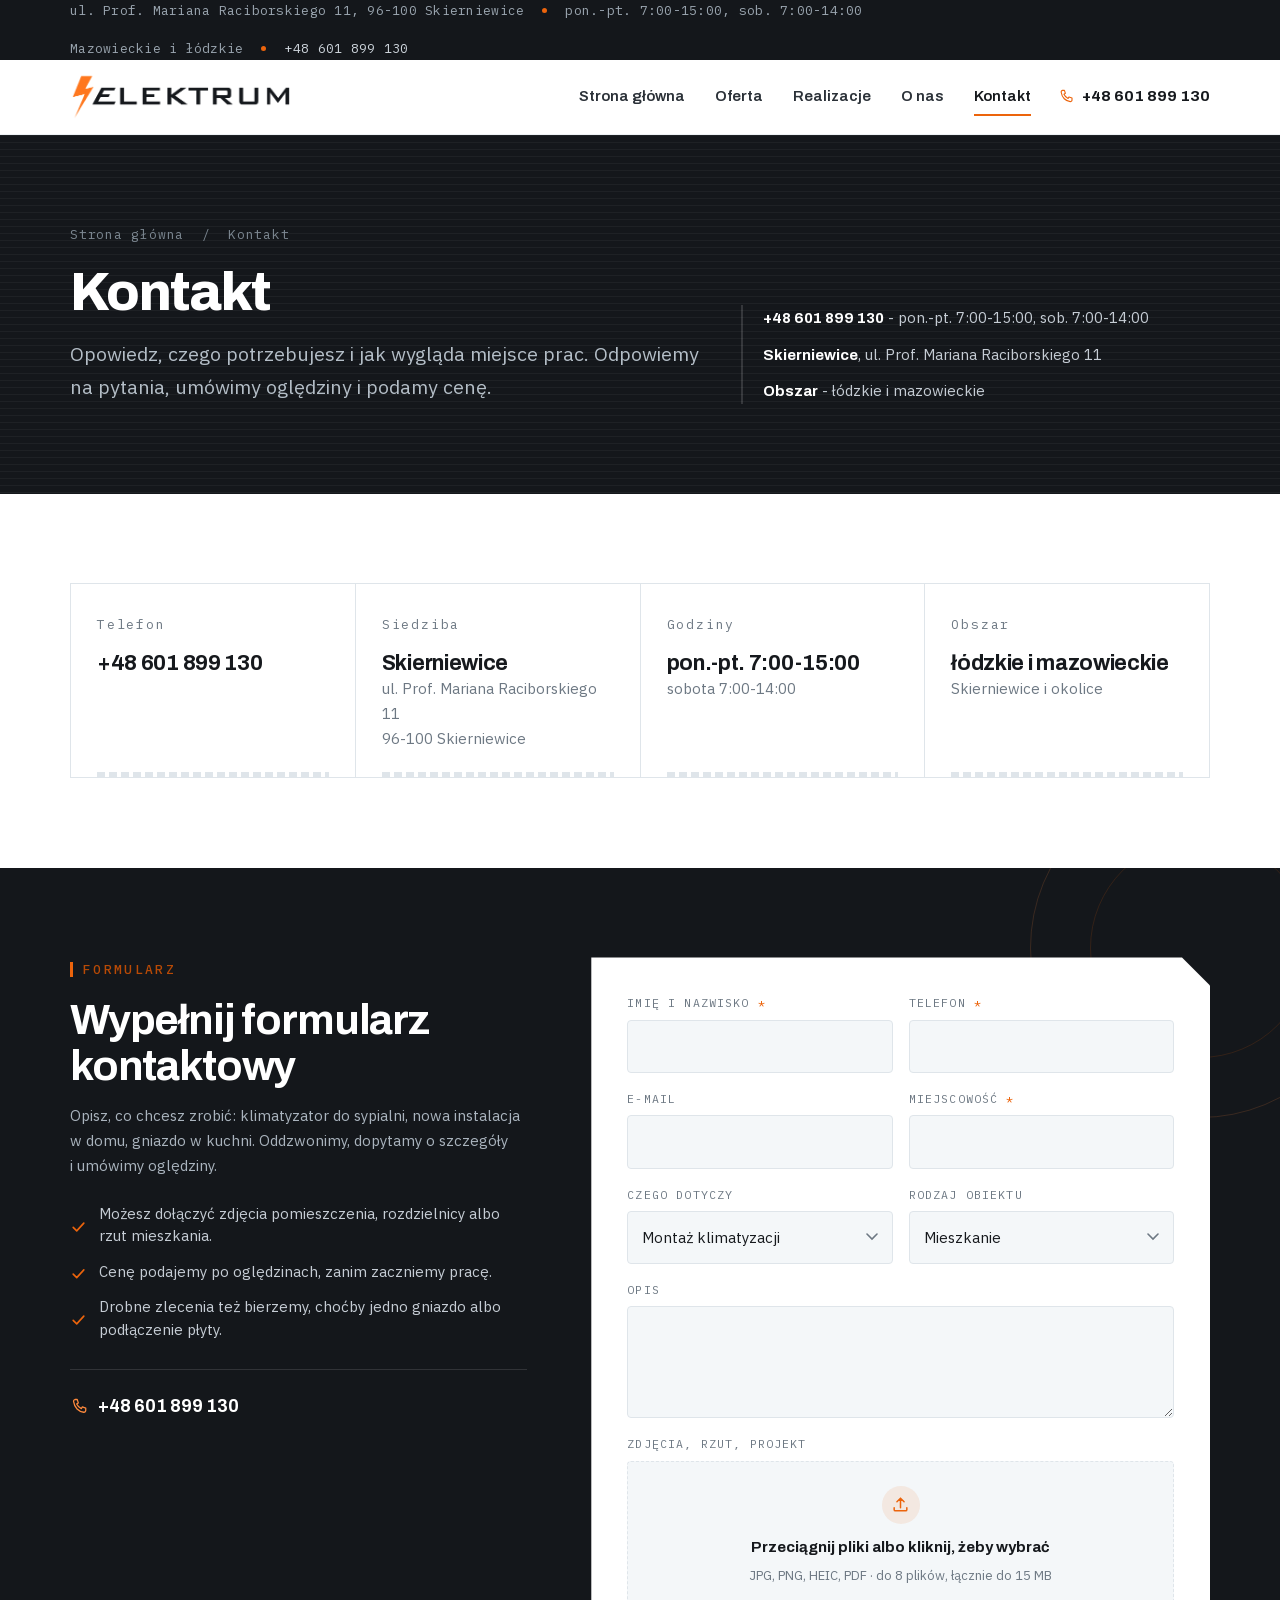
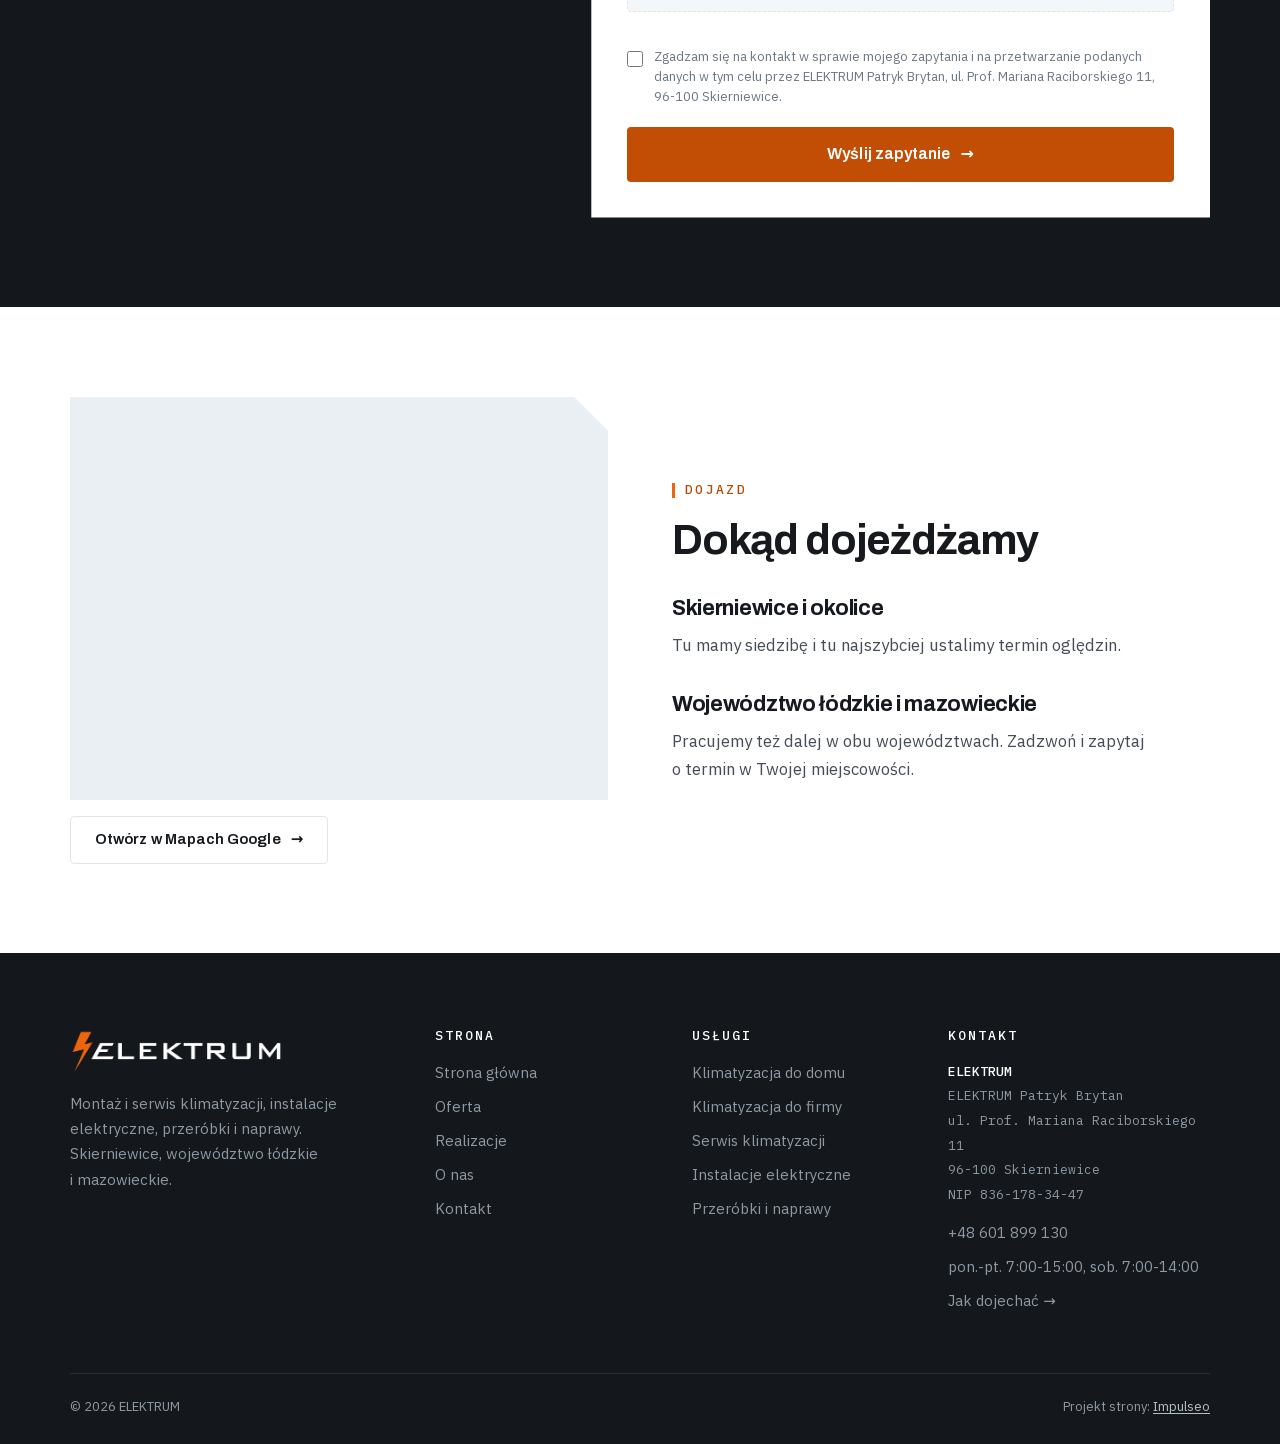
<file: kontakt.html>
<!DOCTYPE html>
<html lang="pl">
<head>
<meta charset="UTF-8">
<meta name="viewport" content="width=device-width, initial-scale=1">
<title>Kontakt - ELEKTRUM Skierniewice | +48 601 899 130</title>
<meta name="description" content="Zadzwoń do ELEKTRUM: +48 601 899 130. Skierniewice, ul. Prof. Mariana Raciborskiego 11. Pon.-pt. 7:00-15:00, sob. 7:00-14:00.">
<meta name="robots" content="noindex, nofollow">
<meta name="theme-color" content="#EC640C">
<link rel="canonical" href="https://impulseo-pl.github.io/elektrum/kontakt.html">
<meta property="og:type" content="website">
<meta property="og:locale" content="pl_PL">
<meta property="og:site_name" content="ELEKTRUM">
<meta property="og:title" content="Kontakt - ELEKTRUM Skierniewice | +48 601 899 130">
<meta property="og:description" content="Zadzwoń do ELEKTRUM: +48 601 899 130. Skierniewice, ul. Prof. Mariana Raciborskiego 11. Pon.-pt. 7:00-15:00, sob. 7:00-14:00.">
<meta property="og:url" content="https://impulseo-pl.github.io/elektrum/kontakt.html">
<meta property="og:image" content="https://impulseo-pl.github.io/elektrum/img/og.jpg">
<meta property="og:image:width" content="1200">
<meta property="og:image:height" content="630">
<meta name="twitter:card" content="summary_large_image">
<link rel="preload" as="font" type="font/woff2" href="assets/fonts/archivo-var-latin.woff2" crossorigin>
<link rel="preload" as="font" type="font/woff2" href="assets/fonts/plexsans-var-latin.woff2" crossorigin>
<link rel="stylesheet" href="assets/styles.css?v=20261016">
</head>
<body>

<div class="topbar">
  <div class="wrap">
    <div class="tb-l">
      <span>ul. Prof. Mariana Raciborskiego 11, 96-100 Skierniewice</span>
      <span class="dot" aria-hidden="true"></span>
      <span>pon.-pt. 7:00-15:00, sob. 7:00-14:00</span>
    </div>
    <div class="tb-r">
      <span>Mazowieckie i&nbsp;łódzkie</span>
      <span class="dot" aria-hidden="true"></span>
      <a href="tel:+48601899130">+48 601 899 130</a>
    </div>
  </div>
</div>

<header class="nav">
  <div class="wrap nav-in">
    <a class="brand" href="index.html" aria-label="ELEKTRUM - strona główna"><img class="brand-logo" src="img/logo.png" alt="ELEKTRUM" width="476" height="103"></a>
    <nav class="nav-links" id="menu">
      <a href="index.html">Strona główna</a>
      <a href="oferta.html">Oferta</a>
      <a href="realizacje.html">Realizacje</a>
      <a href="o-nas.html">O&nbsp;nas</a>
      <a href="kontakt.html" class="active">Kontakt</a>
      <span class="nav-cta">
        <a class="nav-tel" href="tel:+48601899130"><svg width="16" height="16" viewBox="0 0 24 24" fill="none" aria-hidden="true"><path d="M6.6 2h3l1.5 4.5-2.2 1.4a13 13 0 0 0 6.2 6.2l1.4-2.2L21 13.4v3A2.6 2.6 0 0 1 18.4 19 15.4 15.4 0 0 1 5 5.6 2.6 2.6 0 0 1 6.6 2Z" stroke="currentColor" stroke-width="1.7" stroke-linejoin="round"/></svg>+48 601 899 130</a>
      </span>
    </nav>
    <button class="nav-toggle" aria-label="Menu" aria-expanded="false" aria-controls="menu"><span></span><span></span><span></span></button>
  </div>
</header>

<section class="phero">
  <div class="wrap phero-in">
    <div>
      <div class="crumbs"><a href="index.html">Strona główna</a> &nbsp;/&nbsp; Kontakt</div>
      <h1>Kontakt</h1>
      <p>Opowiedz, czego potrzebujesz i&nbsp;jak wygląda miejsce prac. Odpowiemy na pytania, umówimy oględziny i&nbsp;podamy cenę.</p>
    </div>
    <div class="phero-facts">
      <div><b>+48 601 899 130</b> - pon.-pt. 7:00-15:00, sob. 7:00-14:00</div>
      <div><b>Skierniewice</b>, ul. Prof. Mariana Raciborskiego 11</div>
      <div><b>Obszar</b> - łódzkie i&nbsp;mazowieckie</div>
    </div>
  </div>
</section>

<section>
  <div class="wrap">
    <div class="units g-4 reveal">
      <article class="unit">
        <div class="unit-n">Telefon</div>
        <h2><a href="tel:+48601899130">+48 601 899 130</a></h2>
      </article>
      <article class="unit">
        <div class="unit-n">Siedziba</div>
        <h2>Skierniewice</h2>
        <p>ul. Prof. Mariana Raciborskiego 11<br>96-100 Skierniewice</p>
      </article>
      <article class="unit">
        <div class="unit-n">Godziny</div>
        <h2>pon.-pt. 7:00-15:00</h2>
        <p>sobota 7:00-14:00</p>
      </article>
      <article class="unit">
        <div class="unit-n">Obszar</div>
        <h2>łódzkie i&nbsp;mazowieckie</h2>
        <p>Skierniewice i&nbsp;okolice</p>
      </article>
    </div>
  </div>
</section>

<section class="form-band" id="wycena">
  <div class="wrap form-grid">
    <div class="form-side reveal">
      <span class="eyebrow">Formularz</span>
      <h2>Wypełnij formularz kontaktowy</h2>
      <p>Opisz, co chcesz zrobić: klimatyzator do sypialni, nowa instalacja w&nbsp;domu, gniazdo w&nbsp;kuchni. Oddzwonimy, dopytamy o&nbsp;szczegóły i&nbsp;umówimy oględziny.</p>
      <ul>
        <li><svg width="17" height="17" viewBox="0 0 24 24" fill="none" aria-hidden="true"><path d="m4.5 12.5 5 5 10-11" stroke="currentColor" stroke-width="2.3" stroke-linecap="round" stroke-linejoin="round"/></svg><span>Możesz dołączyć zdjęcia pomieszczenia, rozdzielnicy albo rzut mieszkania.</span></li>
        <li><svg width="17" height="17" viewBox="0 0 24 24" fill="none" aria-hidden="true"><path d="m4.5 12.5 5 5 10-11" stroke="currentColor" stroke-width="2.3" stroke-linecap="round" stroke-linejoin="round"/></svg><span>Cenę podajemy po oględzinach, zanim zaczniemy pracę.</span></li>
        <li><svg width="17" height="17" viewBox="0 0 24 24" fill="none" aria-hidden="true"><path d="m4.5 12.5 5 5 10-11" stroke="currentColor" stroke-width="2.3" stroke-linecap="round" stroke-linejoin="round"/></svg><span>Drobne zlecenia też bierzemy, choćby jedno gniazdo albo podłączenie płyty.</span></li>
      </ul>
      <div class="direct">
        <a href="tel:+48601899130"><svg width="18" height="18" viewBox="0 0 24 24" fill="none" aria-hidden="true"><path d="M6.6 2h3l1.5 4.5-2.2 1.4a13 13 0 0 0 6.2 6.2l1.4-2.2L21 13.4v3A2.6 2.6 0 0 1 18.4 19 15.4 15.4 0 0 1 5 5.6 2.6 2.6 0 0 1 6.6 2Z" stroke="currentColor" stroke-width="1.7" stroke-linejoin="round"/></svg>+48 601 899 130</a>
      </div>
    </div>

    <form class="quote reveal" action="#" method="post" enctype="multipart/form-data" novalidate>
      <div class="hp" aria-hidden="true"><label for="strona">Nie wypełniaj tego pola</label><input id="strona" name="strona" type="text" tabindex="-1" autocomplete="off"></div>
      <div class="f-row">
        <div class="field"><label for="imie">Imię i&nbsp;nazwisko <span class="req">*</span></label><input id="imie" name="imie" type="text" required autocomplete="name"></div>
        <div class="field"><label for="tel">Telefon <span class="req">*</span></label><input id="tel" name="telefon" type="tel" required autocomplete="tel" inputmode="tel"></div>
      </div>
      <div class="f-row">
        <div class="field"><label for="email">E-mail</label><input id="email" name="email" type="email" autocomplete="email"></div>
        <div class="field"><label for="miasto">Miejscowość <span class="req">*</span></label><input id="miasto" name="miasto" type="text" required></div>
      </div>
      <div class="f-row">
        <div class="field">
          <label for="zakres">Czego dotyczy</label>
          <select id="zakres" name="zakres">
            <option>Montaż klimatyzacji</option>
            <option>Serwis klimatyzacji</option>
            <option>Nowa instalacja elektryczna</option>
            <option>Przeróbka lub naprawa instalacji</option>
            <option>Podłączenie płyty indukcyjnej lub urządzenia</option>
            <option>Nie wiem, potrzebuję doradztwa</option>
          </select>
        </div>
        <div class="field">
          <label for="obiekt">Rodzaj obiektu</label>
          <select id="obiekt" name="obiekt">
            <option>Mieszkanie</option>
            <option>Dom jednorodzinny</option>
            <option>Biuro lub lokal usługowy</option>
            <option>Budowa lub remont</option>
          </select>
        </div>
      </div>
      <div class="field">
        <label for="opis">Opis</label>
        <textarea id="opis" name="opis"></textarea>
      </div>
      <div class="field">
        <label>Zdjęcia, rzut, projekt</label>
        <div class="drop">
          <input type="file" name="zalaczniki[]" multiple accept="image/*,.pdf,.heic" aria-label="Dodaj pliki">
          <div class="di"><svg width="19" height="19" viewBox="0 0 24 24" fill="none" aria-hidden="true"><path d="M12 16V4m0 0L7.5 8.5M12 4l4.5 4.5M4 16v2.5A1.5 1.5 0 0 0 5.5 20h13a1.5 1.5 0 0 0 1.5-1.5V16" stroke="currentColor" stroke-width="1.9" stroke-linecap="round" stroke-linejoin="round"/></svg></div>
          <div class="dt">Przeciągnij pliki albo kliknij, żeby wybrać</div>
          <div class="ds">JPG, PNG, HEIC, PDF · do 8 plików, łącznie do 15 MB</div>
        </div>
        <ul class="filelist"></ul>
      </div>
      <div class="consent">
        <input type="checkbox" id="zgoda" name="zgoda" required>
        <label for="zgoda">Zgadzam się na kontakt w&nbsp;sprawie mojego zapytania i&nbsp;na przetwarzanie podanych danych w&nbsp;tym celu przez ELEKTRUM Patryk Brytan, ul. Prof. Mariana Raciborskiego 11, 96-100 Skierniewice.</label>
      </div>
      <button type="submit" class="btn btn-amber btn-lg" style="width:100%">Wyślij zapytanie <span class="arr">→</span></button>
      <div class="form-msg" role="status"></div>
    </form>
  </div>
</section>

<!-- ===== MAPA + OBSZAR ===== -->
<section>
  <div class="wrap split">
    <div class="split-art reveal">
      <div class="mapa">
        <iframe title="ELEKTRUM na mapie Google - ul. Raciborskiego 11, Skierniewice" width="800" height="600"
          src="https://www.google.com/maps?q=Raciborskiego%2011%2C%2096-100%20Skierniewice&amp;hl=pl&amp;z=14&amp;output=embed"
          loading="lazy" referrerpolicy="no-referrer-when-downgrade"></iframe>
      </div>
      <a class="btn btn-ghost mt-s" href="https://maps.google.com/?cid=10066918121127528012" target="_blank" rel="noopener">Otwórz w&nbsp;Mapach Google <span class="arr">→</span></a>
    </div>
    <div class="split-copy reveal">
      <span class="eyebrow">Dojazd</span>
      <h2>Dokąd dojeżdżamy</h2>
      <div class="prose">
        <h3>Skierniewice i&nbsp;okolice</h3>
        <p>Tu mamy siedzibę i&nbsp;tu najszybciej ustalimy termin oględzin.</p>
        <h3>Województwo łódzkie i&nbsp;mazowieckie</h3>
        <p>Pracujemy też dalej w&nbsp;obu województwach. Zadzwoń i&nbsp;zapytaj o&nbsp;termin w&nbsp;Twojej miejscowości.</p>
      </div>
    </div>
  </div>
</section>

<footer>
  <div class="wrap">
    <div class="foot-grid">
      <div class="foot-brand">
        <img src="img/logo-stopka.png" alt="ELEKTRUM" width="476" height="103">
        <p>Montaż i&nbsp;serwis klimatyzacji, instalacje elektryczne, przeróbki i&nbsp;naprawy. Skierniewice, województwo łódzkie i&nbsp;mazowieckie.</p>
      </div>
      <div class="foot-col">
        <h3>Strona</h3>
        <a href="index.html">Strona główna</a>
        <a href="oferta.html">Oferta</a>
        <a href="realizacje.html">Realizacje</a>
        <a href="o-nas.html">O&nbsp;nas</a>
        <a href="kontakt.html">Kontakt</a>
      </div>
      <div class="foot-col">
        <h3>Usługi</h3>
        <a href="oferta.html#klimatyzacja">Klimatyzacja do domu</a>
        <a href="oferta.html#firmy">Klimatyzacja do firmy</a>
        <a href="oferta.html#serwis">Serwis klimatyzacji</a>
        <a href="oferta.html#elektryka">Instalacje elektryczne</a>
        <a href="oferta.html#naprawy">Przeróbki i&nbsp;naprawy</a>
      </div>
      <div class="foot-col">
        <h3>Kontakt</h3>
        <div class="foot-nap">
          <b>ELEKTRUM</b><br>
          ELEKTRUM Patryk Brytan<br>
          ul. Prof. Mariana Raciborskiego 11<br>
          96-100 Skierniewice<br>
          NIP 836-178-34-47
        </div>
        <p style="margin-top:12px"><a href="tel:+48601899130">+48 601 899 130</a></p>
        <p>pon.-pt. 7:00-15:00, sob. 7:00-14:00</p>
        <p><a href="https://maps.google.com/?cid=10066918121127528012" target="_blank" rel="noopener">Jak dojechać →</a></p>
      </div>
    </div>
    <div class="foot-bot">
      <span>© <span data-year>2026</span> ELEKTRUM</span>
      <span>Projekt strony: <a class="foot-credit" href="https://impulseo.pl" target="_blank" rel="noopener">Impulseo</a></span>
    </div>
  </div>
</footer>

<div class="callbar sticky-call">
  <a href="tel:+48601899130" class="btn btn-ink">Zadzwoń</a>
  <a href="kontakt.html#wycena" class="btn btn-amber">Poproś o&nbsp;wycenę</a>
</div>
<div class="demo-wazne" data-do="2026-10-22" data-cykl="3" hidden><svg class="dw-ico" width="13" height="13" viewBox="0 0 24 24" fill="none" aria-hidden="true"><circle cx="12" cy="12" r="8.6" stroke="currentColor" stroke-width="1.8"/><path d="M12 7.2V12l3.3 2" stroke="currentColor" stroke-width="1.8" stroke-linecap="round"/></svg><span class="dw-txt"></span></div>

<script src="assets/main.js?v=20261016" defer></script>
</body>
</html>
</file>
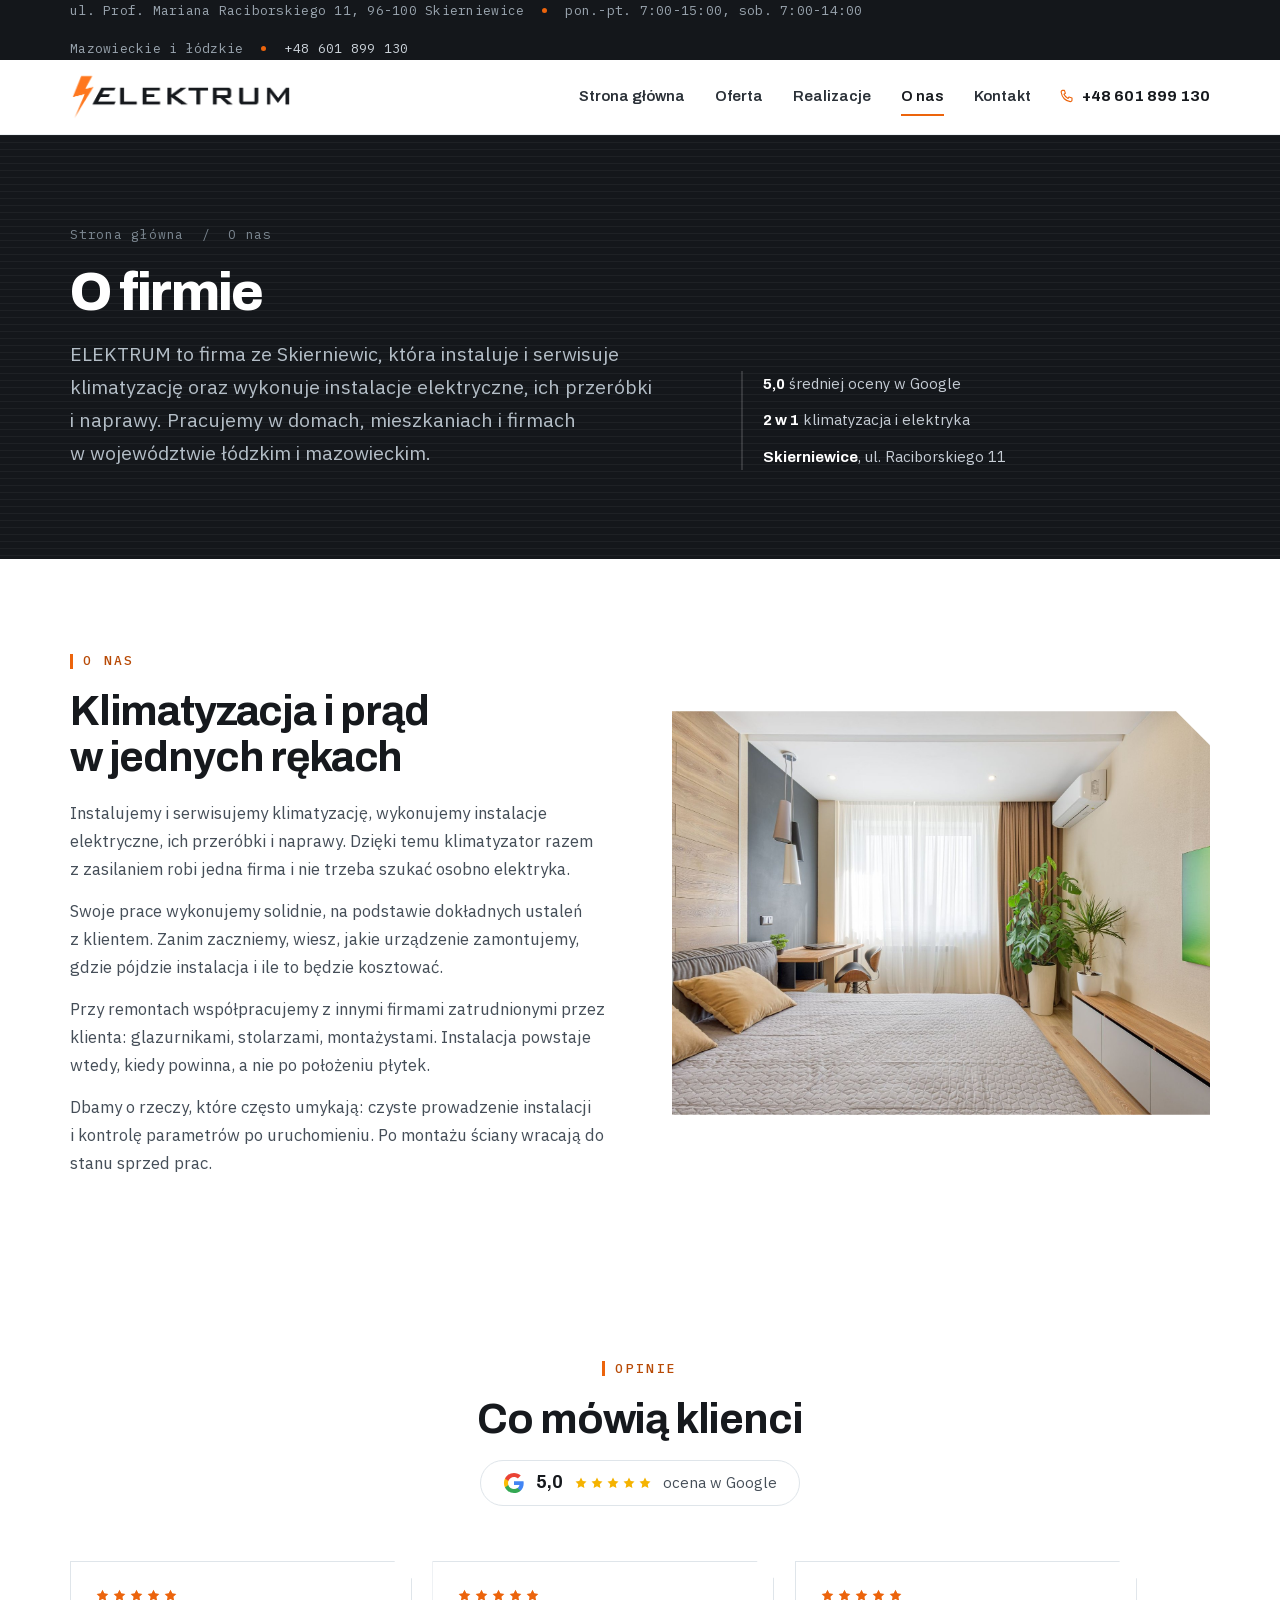
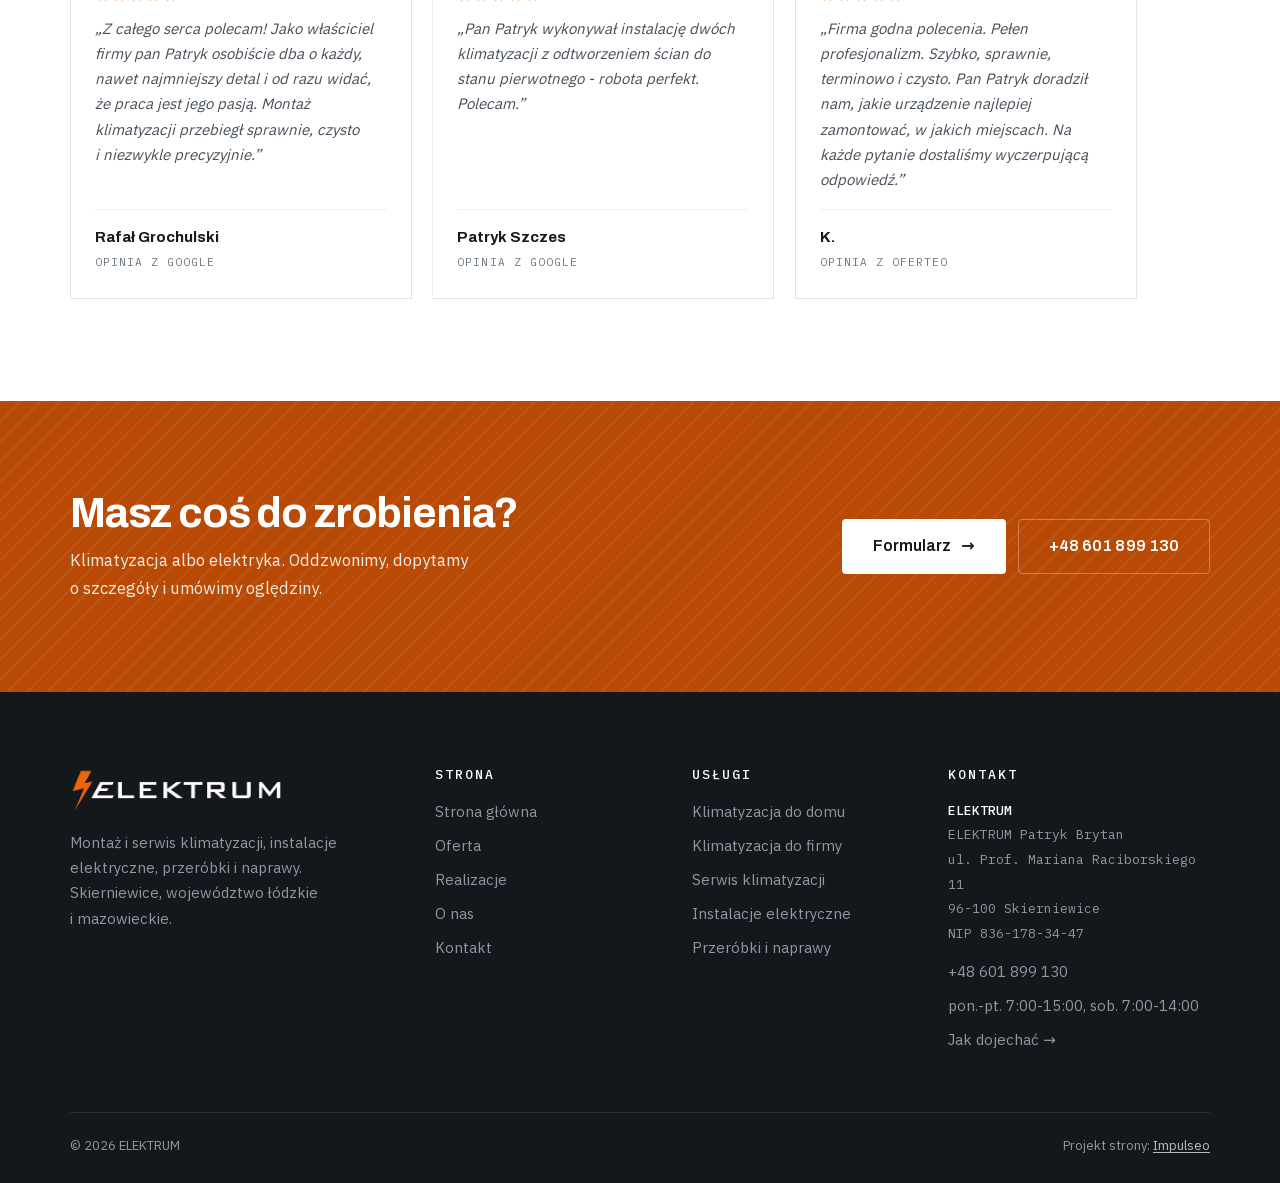
<file: o-nas.html>
<!DOCTYPE html>
<html lang="pl">
<head>
<meta charset="UTF-8">
<meta name="viewport" content="width=device-width, initial-scale=1">
<title>O nas - ELEKTRUM Skierniewice | klimatyzacja i elektryka</title>
<meta name="description" content="ELEKTRUM ze Skierniewic instaluje i serwisuje klimatyzację, robi instalacje elektryczne, przeróbki i naprawy. Ocena 5,0 w Google.">
<meta name="robots" content="noindex, nofollow">
<meta name="theme-color" content="#EC640C">
<link rel="canonical" href="https://impulseo-pl.github.io/elektrum/o-nas.html">
<meta property="og:type" content="website">
<meta property="og:locale" content="pl_PL">
<meta property="og:site_name" content="ELEKTRUM">
<meta property="og:title" content="O nas - ELEKTRUM Skierniewice | klimatyzacja i elektryka">
<meta property="og:description" content="ELEKTRUM ze Skierniewic instaluje i serwisuje klimatyzację, robi instalacje elektryczne, przeróbki i naprawy. Ocena 5,0 w Google.">
<meta property="og:url" content="https://impulseo-pl.github.io/elektrum/o-nas.html">
<meta property="og:image" content="https://impulseo-pl.github.io/elektrum/img/og.jpg">
<meta property="og:image:width" content="1200">
<meta property="og:image:height" content="630">
<meta name="twitter:card" content="summary_large_image">
<link rel="preload" as="font" type="font/woff2" href="assets/fonts/archivo-var-latin.woff2" crossorigin>
<link rel="preload" as="font" type="font/woff2" href="assets/fonts/plexsans-var-latin.woff2" crossorigin>
<link rel="stylesheet" href="assets/styles.css?v=20261016">
</head>
<body>

<div class="topbar">
  <div class="wrap">
    <div class="tb-l">
      <span>ul. Prof. Mariana Raciborskiego 11, 96-100 Skierniewice</span>
      <span class="dot" aria-hidden="true"></span>
      <span>pon.-pt. 7:00-15:00, sob. 7:00-14:00</span>
    </div>
    <div class="tb-r">
      <span>Mazowieckie i&nbsp;łódzkie</span>
      <span class="dot" aria-hidden="true"></span>
      <a href="tel:+48601899130">+48 601 899 130</a>
    </div>
  </div>
</div>

<header class="nav">
  <div class="wrap nav-in">
    <a class="brand" href="index.html" aria-label="ELEKTRUM - strona główna"><img class="brand-logo" src="img/logo.png" alt="ELEKTRUM" width="476" height="103"></a>
    <nav class="nav-links" id="menu">
      <a href="index.html">Strona główna</a>
      <a href="oferta.html">Oferta</a>
      <a href="realizacje.html">Realizacje</a>
      <a href="o-nas.html" class="active">O&nbsp;nas</a>
      <a href="kontakt.html">Kontakt</a>
      <span class="nav-cta">
        <a class="nav-tel" href="tel:+48601899130"><svg width="16" height="16" viewBox="0 0 24 24" fill="none" aria-hidden="true"><path d="M6.6 2h3l1.5 4.5-2.2 1.4a13 13 0 0 0 6.2 6.2l1.4-2.2L21 13.4v3A2.6 2.6 0 0 1 18.4 19 15.4 15.4 0 0 1 5 5.6 2.6 2.6 0 0 1 6.6 2Z" stroke="currentColor" stroke-width="1.7" stroke-linejoin="round"/></svg>+48 601 899 130</a>
      </span>
    </nav>
    <button class="nav-toggle" aria-label="Menu" aria-expanded="false" aria-controls="menu"><span></span><span></span><span></span></button>
  </div>
</header>

<section class="phero">
  <div class="wrap phero-in">
    <div>
      <div class="crumbs"><a href="index.html">Strona główna</a> &nbsp;/&nbsp; O&nbsp;nas</div>
      <h1>O&nbsp;firmie</h1>
      <p>ELEKTRUM to firma ze Skierniewic, która instaluje i&nbsp;serwisuje klimatyzację oraz wykonuje instalacje elektryczne, ich przeróbki i&nbsp;naprawy. Pracujemy w&nbsp;domach, mieszkaniach i&nbsp;firmach w&nbsp;województwie łódzkim i&nbsp;mazowieckim.</p>
    </div>
    <div class="phero-facts">
      <div><b>5,0</b> średniej oceny w&nbsp;Google</div>
      <div><b>2 w&nbsp;1</b> klimatyzacja i&nbsp;elektryka</div>
      <div><b>Skierniewice</b>, ul. Raciborskiego 11</div>
    </div>
  </div>
</section>

<section>
  <div class="wrap split">
    <div class="split-copy reveal">
      <span class="eyebrow">O&nbsp;nas</span>
      <h2>Klimatyzacja i&nbsp;prąd w&nbsp;jednych rękach</h2>
      <div class="prose">
        <p>Instalujemy i&nbsp;serwisujemy klimatyzację, wykonujemy instalacje elektryczne, ich przeróbki i&nbsp;naprawy. Dzięki temu klimatyzator razem z&nbsp;zasilaniem robi jedna firma i&nbsp;nie trzeba szukać osobno elektryka.</p>
        <p>Swoje prace wykonujemy solidnie, na podstawie dokładnych ustaleń z&nbsp;klientem. Zanim zaczniemy, wiesz, jakie urządzenie zamontujemy, gdzie pójdzie instalacja i&nbsp;ile to będzie kosztować.</p>
        <p>Przy remontach współpracujemy z&nbsp;innymi firmami zatrudnionymi przez klienta: glazurnikami, stolarzami, montażystami. Instalacja powstaje wtedy, kiedy powinna, a&nbsp;nie po położeniu płytek.</p>
        <p>Dbamy o&nbsp;rzeczy, które często umykają: czyste prowadzenie instalacji i&nbsp;kontrolę parametrów po uruchomieniu. Po montażu ściany wracają do stanu sprzed prac.</p>
      </div>
    </div>
    <div class="split-art reveal">
      <img src="img/g6.jpg" alt="Sypialnia z klimatyzatorem ściennym" loading="eager" width="1800" height="1201">
    </div>
  </div>
</section>

<section>
  <div class="wrap">
    <div class="head solo center reveal">
      <div>
        <span class="eyebrow">Opinie</span>
        <h2>Co mówią klienci</h2>
      </div>
      <div class="head-side">
        <a class="gpill" href="https://maps.google.com/?cid=10066918121127528012" target="_blank" rel="noopener" aria-label="Ocena 5,0 w Google"><svg viewBox="0 0 48 48" width="22" height="22" aria-hidden="true"><path fill="#4285F4" d="M45.12 24.5c0-1.56-.14-3.06-.4-4.5H24v8.51h11.84c-.51 2.75-2.06 5.08-4.39 6.64v5.52h7.11c4.16-3.83 6.56-9.47 6.56-16.17z"/><path fill="#34A853" d="M24 46c5.94 0 10.92-1.97 14.56-5.33l-7.11-5.52c-1.97 1.32-4.49 2.1-7.45 2.1-5.73 0-10.58-3.87-12.31-9.07H4.34v5.7C7.96 41.07 15.4 46 24 46z"/><path fill="#FBBC05" d="M11.69 28.18C11.25 26.86 11 25.45 11 24s.25-2.86.69-4.18v-5.7H4.34C2.85 17.09 2 20.45 2 24s.85 6.91 2.34 9.88l7.35-5.7z"/><path fill="#EA4335" d="M24 10.75c3.23 0 6.13 1.11 8.41 3.29l6.31-6.31C34.91 4.18 29.93 2 24 2 15.4 2 7.96 6.93 4.34 14.12l7.35 5.7c1.73-5.2 6.58-9.07 12.31-9.07z"/></svg><span class="gpill-n">5,0</span><span class="gpill-stars" aria-hidden="true"><svg width="15" height="15" viewBox="0 0 24 24" aria-hidden="true"><path d="M12 2.6l2.9 5.9 6.5.95-4.7 4.58 1.11 6.47L12 17.44 6.19 20.5 7.3 14.03 2.6 9.45l6.5-.95L12 2.6Z" fill="currentColor"/></svg><svg width="15" height="15" viewBox="0 0 24 24" aria-hidden="true"><path d="M12 2.6l2.9 5.9 6.5.95-4.7 4.58 1.11 6.47L12 17.44 6.19 20.5 7.3 14.03 2.6 9.45l6.5-.95L12 2.6Z" fill="currentColor"/></svg><svg width="15" height="15" viewBox="0 0 24 24" aria-hidden="true"><path d="M12 2.6l2.9 5.9 6.5.95-4.7 4.58 1.11 6.47L12 17.44 6.19 20.5 7.3 14.03 2.6 9.45l6.5-.95L12 2.6Z" fill="currentColor"/></svg><svg width="15" height="15" viewBox="0 0 24 24" aria-hidden="true"><path d="M12 2.6l2.9 5.9 6.5.95-4.7 4.58 1.11 6.47L12 17.44 6.19 20.5 7.3 14.03 2.6 9.45l6.5-.95L12 2.6Z" fill="currentColor"/></svg><svg width="15" height="15" viewBox="0 0 24 24" aria-hidden="true"><path d="M12 2.6l2.9 5.9 6.5.95-4.7 4.58 1.11 6.47L12 17.44 6.19 20.5 7.3 14.03 2.6 9.45l6.5-.95L12 2.6Z" fill="currentColor"/></svg></span><span class="gpill-t">ocena w&nbsp;Google</span></a>
      </div>
    </div>
    <div class="reviews" tabindex="0" role="group" aria-label="Opinie klientów">
      <article class="review reveal">
        <div class="stars" aria-label="5 na 5"><svg width="15" height="15" viewBox="0 0 24 24" aria-hidden="true"><path d="M12 2.6l2.9 5.9 6.5.95-4.7 4.58 1.11 6.47L12 17.44 6.19 20.5 7.3 14.03 2.6 9.45l6.5-.95L12 2.6Z" fill="currentColor"/></svg><svg width="15" height="15" viewBox="0 0 24 24" aria-hidden="true"><path d="M12 2.6l2.9 5.9 6.5.95-4.7 4.58 1.11 6.47L12 17.44 6.19 20.5 7.3 14.03 2.6 9.45l6.5-.95L12 2.6Z" fill="currentColor"/></svg><svg width="15" height="15" viewBox="0 0 24 24" aria-hidden="true"><path d="M12 2.6l2.9 5.9 6.5.95-4.7 4.58 1.11 6.47L12 17.44 6.19 20.5 7.3 14.03 2.6 9.45l6.5-.95L12 2.6Z" fill="currentColor"/></svg><svg width="15" height="15" viewBox="0 0 24 24" aria-hidden="true"><path d="M12 2.6l2.9 5.9 6.5.95-4.7 4.58 1.11 6.47L12 17.44 6.19 20.5 7.3 14.03 2.6 9.45l6.5-.95L12 2.6Z" fill="currentColor"/></svg><svg width="15" height="15" viewBox="0 0 24 24" aria-hidden="true"><path d="M12 2.6l2.9 5.9 6.5.95-4.7 4.58 1.11 6.47L12 17.44 6.19 20.5 7.3 14.03 2.6 9.45l6.5-.95L12 2.6Z" fill="currentColor"/></svg></div>
        <p>„Z&nbsp;całego serca polecam! Jako właściciel firmy pan Patryk osobiście dba o&nbsp;każdy, nawet najmniejszy detal i&nbsp;od razu widać, że praca jest jego pasją. Montaż klimatyzacji przebiegł sprawnie, czysto i&nbsp;niezwykle precyzyjnie.”</p>
        <div class="who">Rafał Grochulski</div><div class="src">Opinia z&nbsp;Google</div>
      </article>
      <article class="review reveal">
        <div class="stars" aria-label="5 na 5"><svg width="15" height="15" viewBox="0 0 24 24" aria-hidden="true"><path d="M12 2.6l2.9 5.9 6.5.95-4.7 4.58 1.11 6.47L12 17.44 6.19 20.5 7.3 14.03 2.6 9.45l6.5-.95L12 2.6Z" fill="currentColor"/></svg><svg width="15" height="15" viewBox="0 0 24 24" aria-hidden="true"><path d="M12 2.6l2.9 5.9 6.5.95-4.7 4.58 1.11 6.47L12 17.44 6.19 20.5 7.3 14.03 2.6 9.45l6.5-.95L12 2.6Z" fill="currentColor"/></svg><svg width="15" height="15" viewBox="0 0 24 24" aria-hidden="true"><path d="M12 2.6l2.9 5.9 6.5.95-4.7 4.58 1.11 6.47L12 17.44 6.19 20.5 7.3 14.03 2.6 9.45l6.5-.95L12 2.6Z" fill="currentColor"/></svg><svg width="15" height="15" viewBox="0 0 24 24" aria-hidden="true"><path d="M12 2.6l2.9 5.9 6.5.95-4.7 4.58 1.11 6.47L12 17.44 6.19 20.5 7.3 14.03 2.6 9.45l6.5-.95L12 2.6Z" fill="currentColor"/></svg><svg width="15" height="15" viewBox="0 0 24 24" aria-hidden="true"><path d="M12 2.6l2.9 5.9 6.5.95-4.7 4.58 1.11 6.47L12 17.44 6.19 20.5 7.3 14.03 2.6 9.45l6.5-.95L12 2.6Z" fill="currentColor"/></svg></div>
        <p>„Pan Patryk wykonywał instalację dwóch klimatyzacji z&nbsp;odtworzeniem ścian do stanu pierwotnego - robota perfekt. Polecam.”</p>
        <div class="who">Patryk Szczes</div><div class="src">Opinia z&nbsp;Google</div>
      </article>
      <article class="review reveal">
        <div class="stars" aria-label="5 na 5"><svg width="15" height="15" viewBox="0 0 24 24" aria-hidden="true"><path d="M12 2.6l2.9 5.9 6.5.95-4.7 4.58 1.11 6.47L12 17.44 6.19 20.5 7.3 14.03 2.6 9.45l6.5-.95L12 2.6Z" fill="currentColor"/></svg><svg width="15" height="15" viewBox="0 0 24 24" aria-hidden="true"><path d="M12 2.6l2.9 5.9 6.5.95-4.7 4.58 1.11 6.47L12 17.44 6.19 20.5 7.3 14.03 2.6 9.45l6.5-.95L12 2.6Z" fill="currentColor"/></svg><svg width="15" height="15" viewBox="0 0 24 24" aria-hidden="true"><path d="M12 2.6l2.9 5.9 6.5.95-4.7 4.58 1.11 6.47L12 17.44 6.19 20.5 7.3 14.03 2.6 9.45l6.5-.95L12 2.6Z" fill="currentColor"/></svg><svg width="15" height="15" viewBox="0 0 24 24" aria-hidden="true"><path d="M12 2.6l2.9 5.9 6.5.95-4.7 4.58 1.11 6.47L12 17.44 6.19 20.5 7.3 14.03 2.6 9.45l6.5-.95L12 2.6Z" fill="currentColor"/></svg><svg width="15" height="15" viewBox="0 0 24 24" aria-hidden="true"><path d="M12 2.6l2.9 5.9 6.5.95-4.7 4.58 1.11 6.47L12 17.44 6.19 20.5 7.3 14.03 2.6 9.45l6.5-.95L12 2.6Z" fill="currentColor"/></svg></div>
        <p>„Firma godna polecenia. Pełen profesjonalizm. Szybko, sprawnie, terminowo i&nbsp;czysto. Pan Patryk doradził nam, jakie urządzenie najlepiej zamontować, w&nbsp;jakich miejscach. Na każde pytanie dostaliśmy wyczerpującą odpowiedź.”</p>
        <div class="who">K.</div><div class="src">Opinia z&nbsp;Oferteo</div>
      </article>
    </div>
    <p class="swipe-hint reveal"><svg width="17" height="17" viewBox="0 0 24 24" fill="none" aria-hidden="true"><path d="M3 12h18m0 0-5-5m5 5-5 5" stroke="currentColor" stroke-width="1.8" stroke-linecap="round" stroke-linejoin="round"/></svg>Przesuń w&nbsp;bok, żeby zobaczyć więcej</p>
  </div>
</section>

<section class="cta-band">
  <div class="wrap cta-in">
    <div>
      <h2>Masz coś do zrobienia?</h2>
      <p>Klimatyzacja albo elektryka. Oddzwonimy, dopytamy o&nbsp;szczegóły i&nbsp;umówimy oględziny.</p>
    </div>
    <div class="cta-acts">
      <a href="kontakt.html#wycena" class="btn btn-light btn-lg">Formularz <span class="arr">→</span></a>
      <a href="tel:+48601899130" class="btn btn-on-dark btn-lg">+48 601 899 130</a>
    </div>
  </div>
</section>

<footer>
  <div class="wrap">
    <div class="foot-grid">
      <div class="foot-brand">
        <img src="img/logo-stopka.png" alt="ELEKTRUM" width="476" height="103">
        <p>Montaż i&nbsp;serwis klimatyzacji, instalacje elektryczne, przeróbki i&nbsp;naprawy. Skierniewice, województwo łódzkie i&nbsp;mazowieckie.</p>
      </div>
      <div class="foot-col">
        <h3>Strona</h3>
        <a href="index.html">Strona główna</a>
        <a href="oferta.html">Oferta</a>
        <a href="realizacje.html">Realizacje</a>
        <a href="o-nas.html">O&nbsp;nas</a>
        <a href="kontakt.html">Kontakt</a>
      </div>
      <div class="foot-col">
        <h3>Usługi</h3>
        <a href="oferta.html#klimatyzacja">Klimatyzacja do domu</a>
        <a href="oferta.html#firmy">Klimatyzacja do firmy</a>
        <a href="oferta.html#serwis">Serwis klimatyzacji</a>
        <a href="oferta.html#elektryka">Instalacje elektryczne</a>
        <a href="oferta.html#naprawy">Przeróbki i&nbsp;naprawy</a>
      </div>
      <div class="foot-col">
        <h3>Kontakt</h3>
        <div class="foot-nap">
          <b>ELEKTRUM</b><br>
          ELEKTRUM Patryk Brytan<br>
          ul. Prof. Mariana Raciborskiego 11<br>
          96-100 Skierniewice<br>
          NIP 836-178-34-47
        </div>
        <p style="margin-top:12px"><a href="tel:+48601899130">+48 601 899 130</a></p>
        <p>pon.-pt. 7:00-15:00, sob. 7:00-14:00</p>
        <p><a href="https://maps.google.com/?cid=10066918121127528012" target="_blank" rel="noopener">Jak dojechać →</a></p>
      </div>
    </div>
    <div class="foot-bot">
      <span>© <span data-year>2026</span> ELEKTRUM</span>
      <span>Projekt strony: <a class="foot-credit" href="https://impulseo.pl" target="_blank" rel="noopener">Impulseo</a></span>
    </div>
  </div>
</footer>

<div class="callbar sticky-call">
  <a href="tel:+48601899130" class="btn btn-ink">Zadzwoń</a>
  <a href="kontakt.html#wycena" class="btn btn-amber">Poproś o&nbsp;wycenę</a>
</div>
<div class="demo-wazne" data-do="2026-10-22" data-cykl="3" hidden><svg class="dw-ico" width="13" height="13" viewBox="0 0 24 24" fill="none" aria-hidden="true"><circle cx="12" cy="12" r="8.6" stroke="currentColor" stroke-width="1.8"/><path d="M12 7.2V12l3.3 2" stroke="currentColor" stroke-width="1.8" stroke-linecap="round"/></svg><span class="dw-txt"></span></div>

<script src="assets/main.js?v=20261016" defer></script>
</body>
</html>
</file>
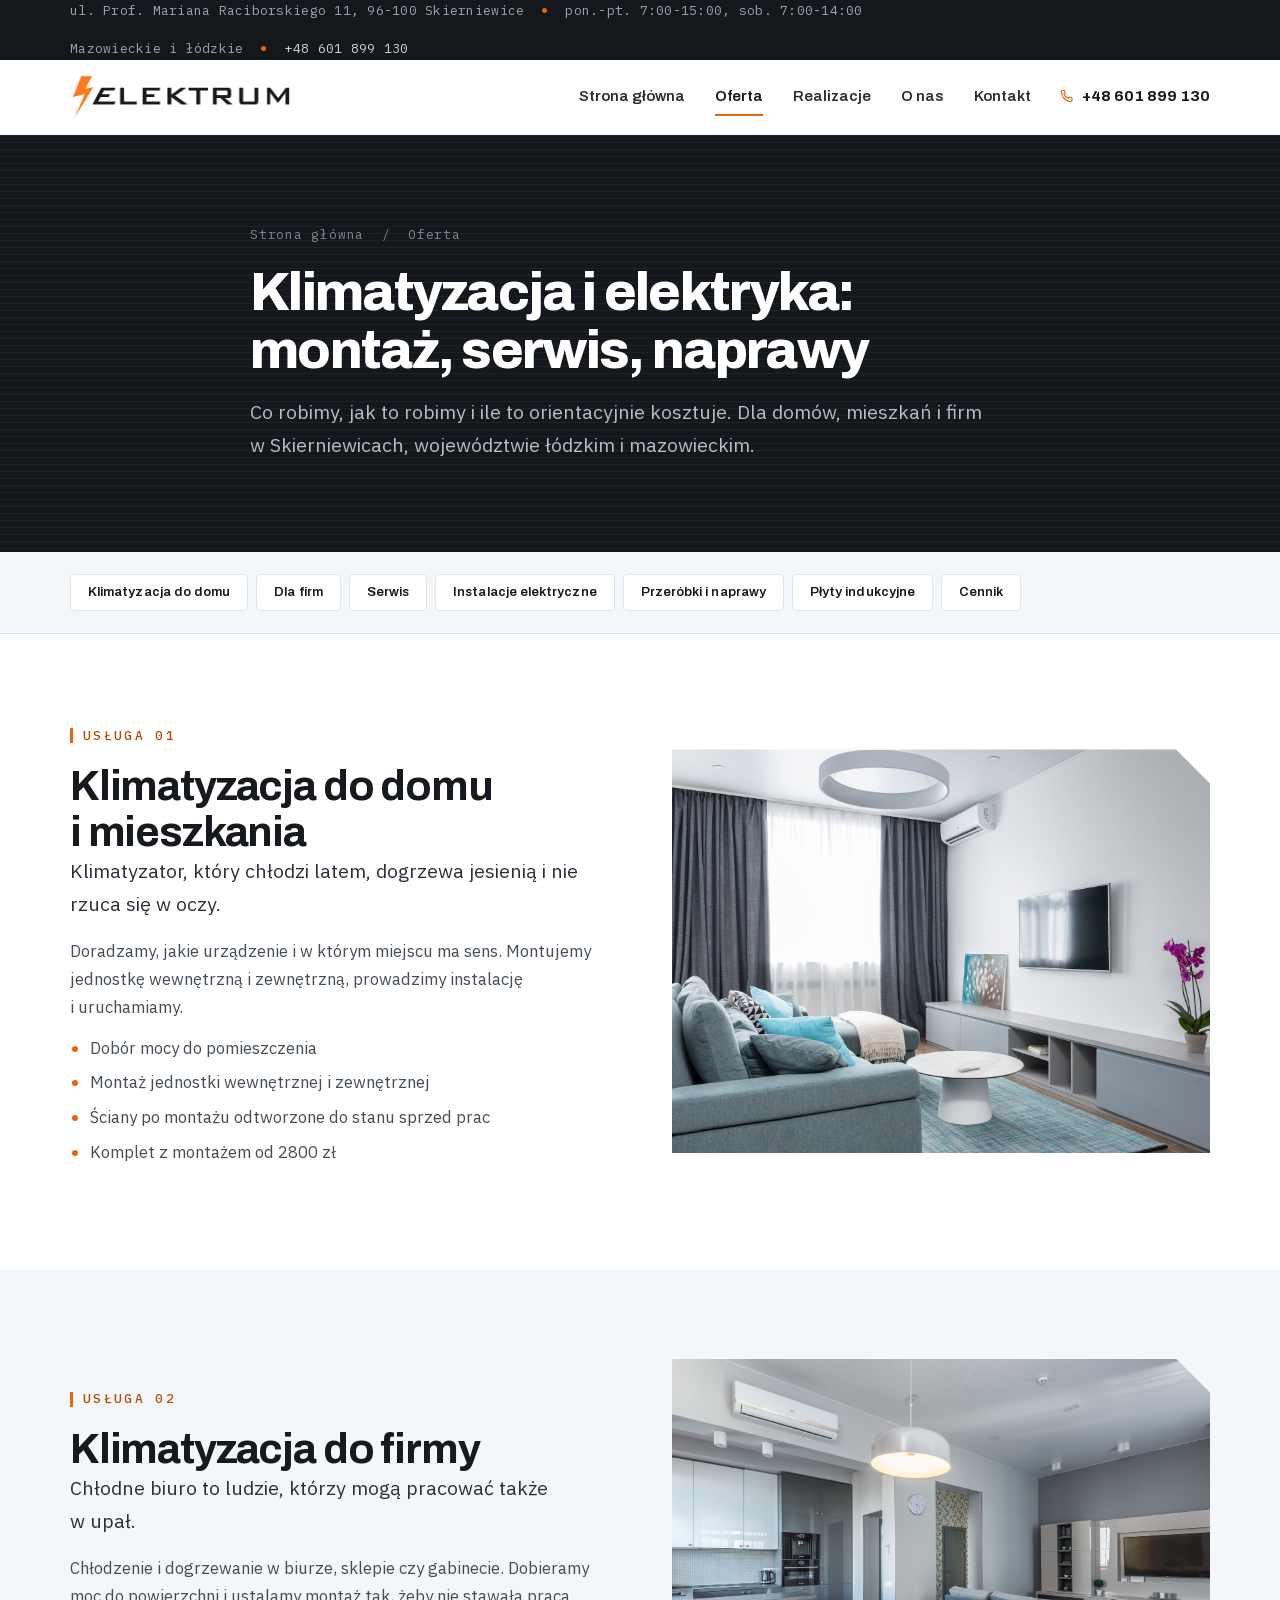
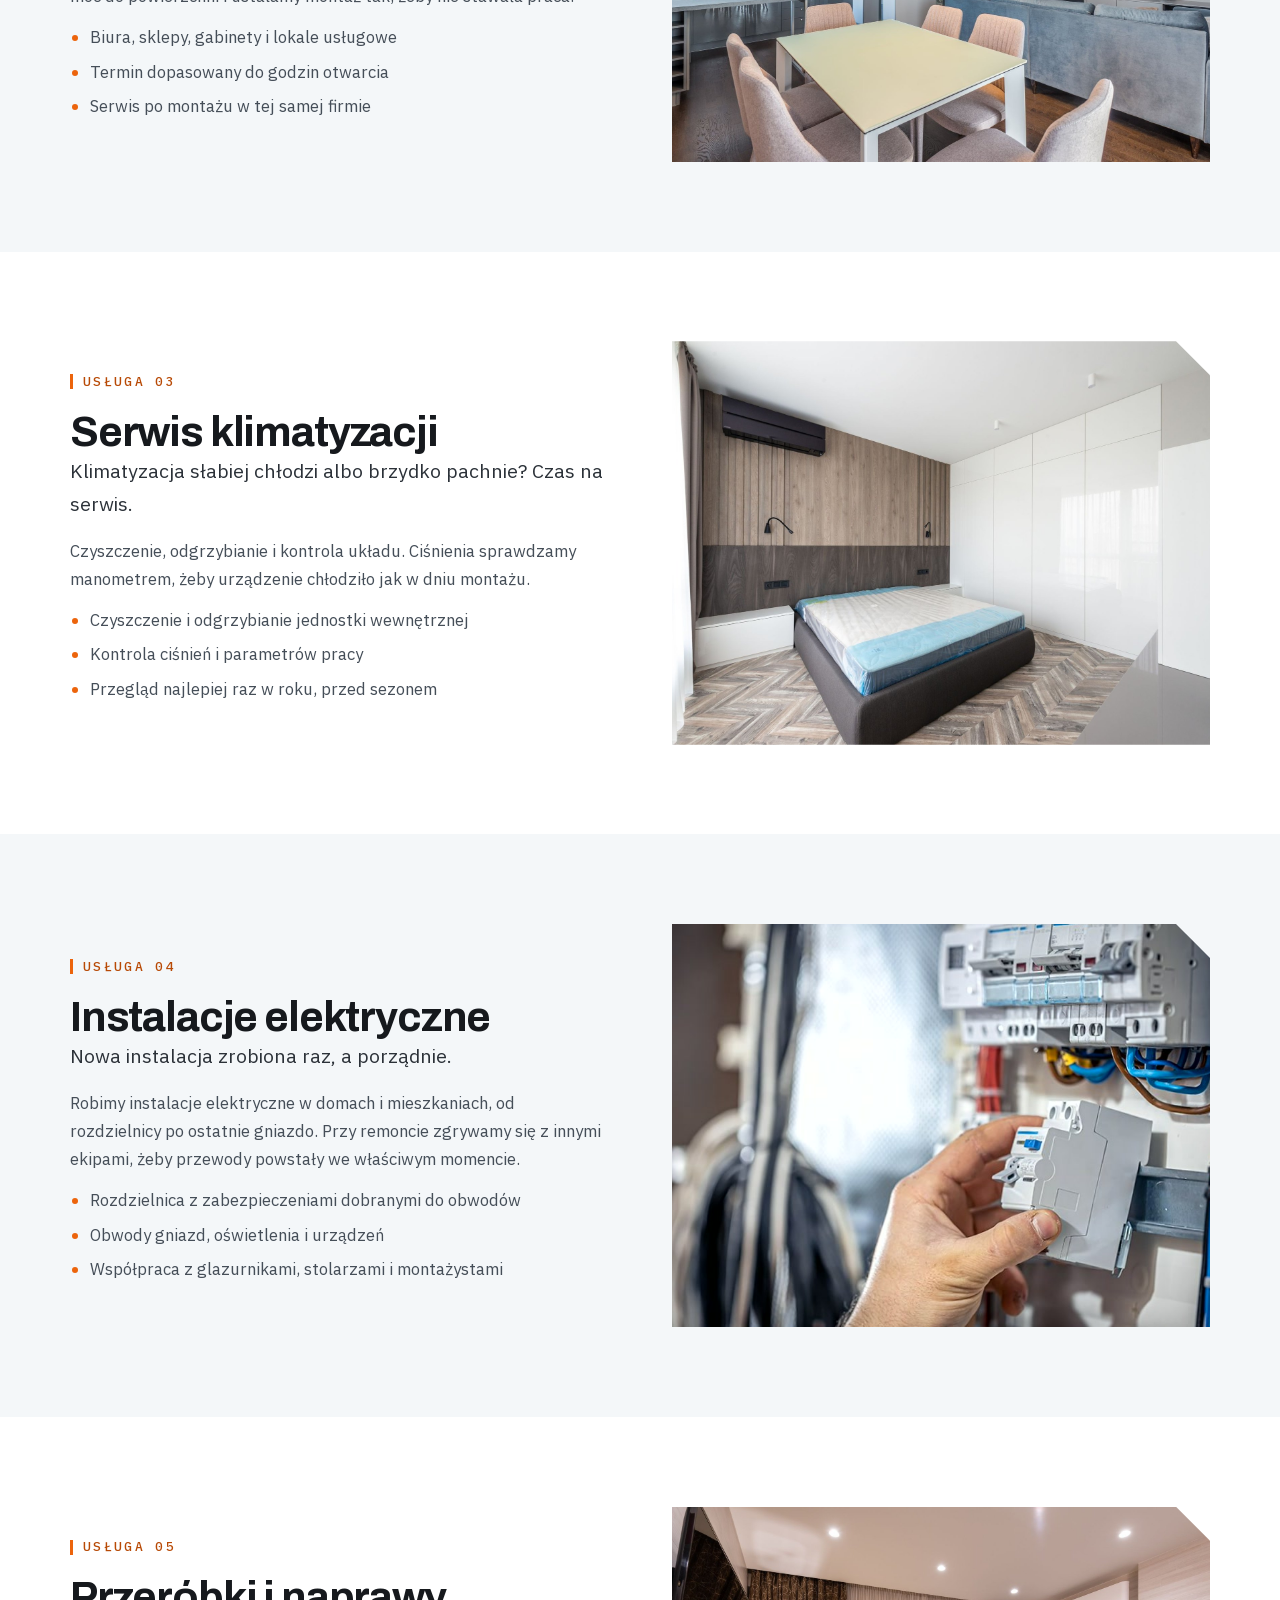
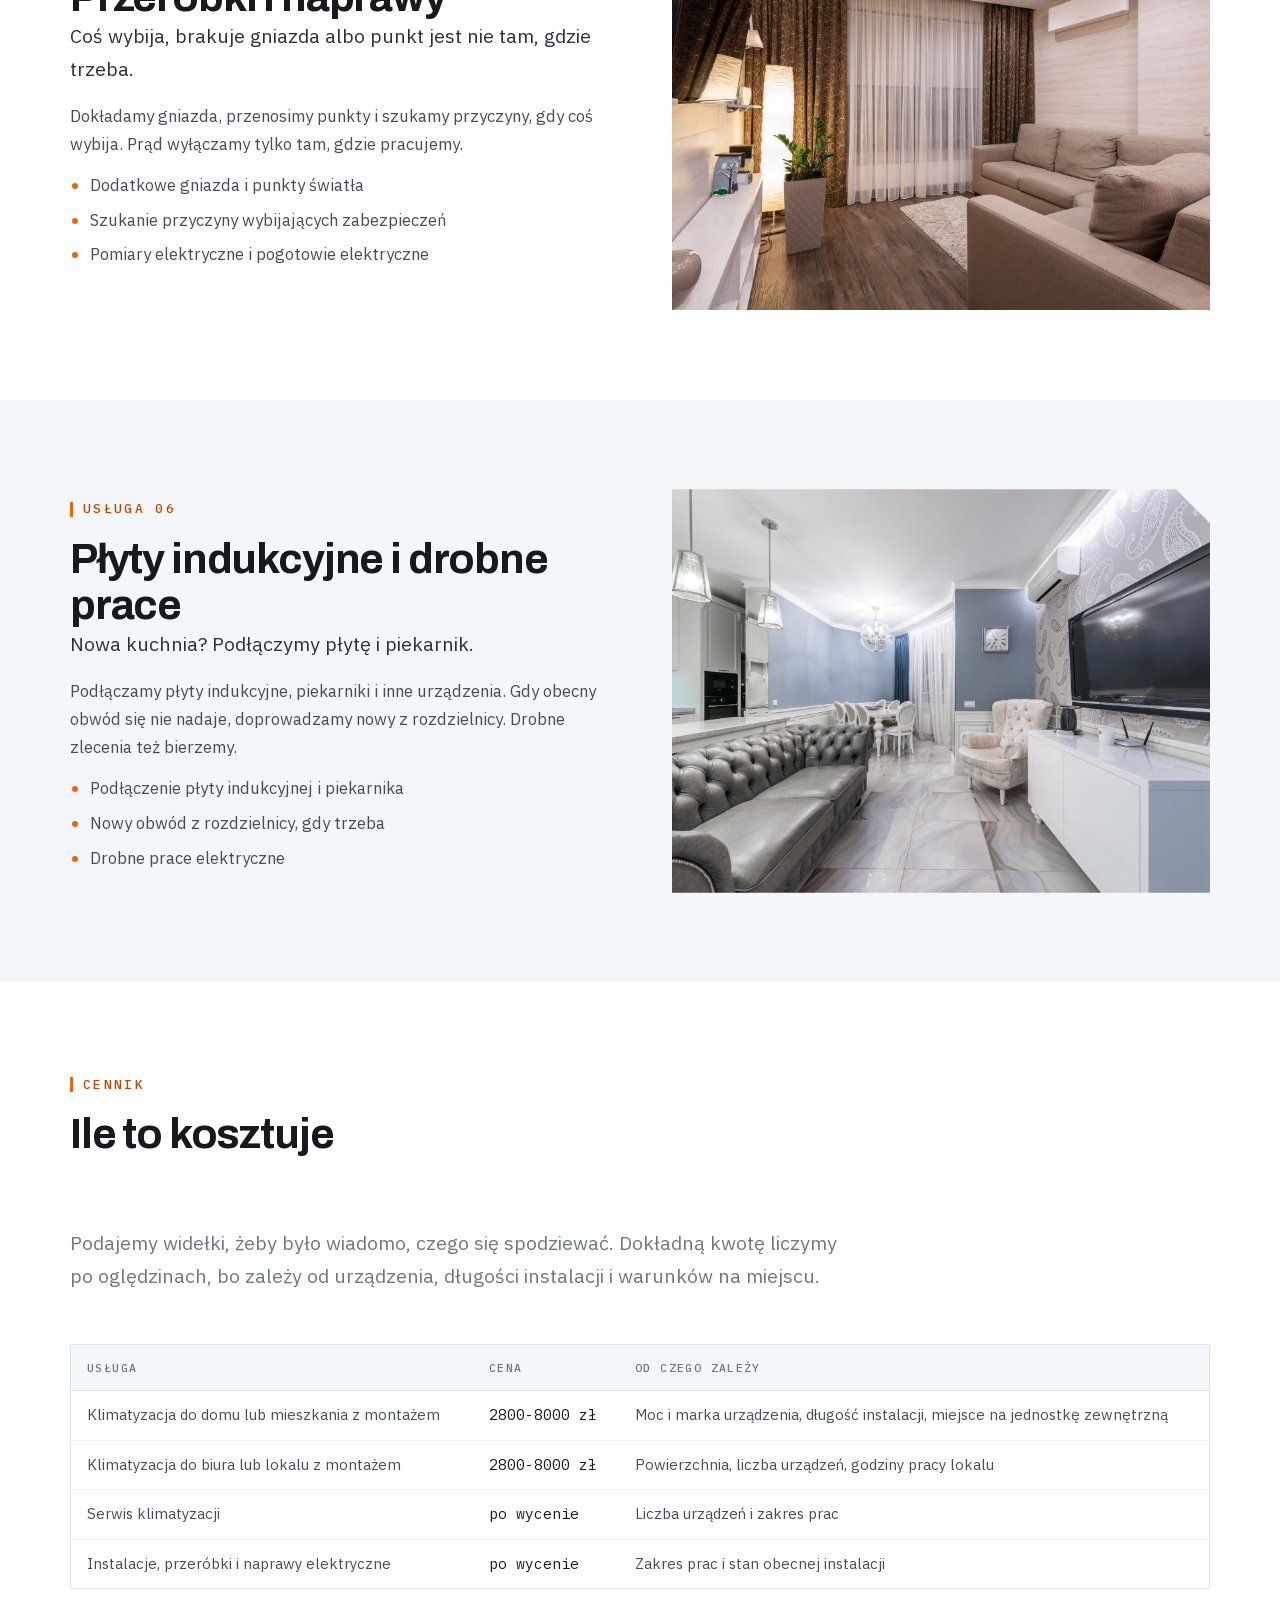
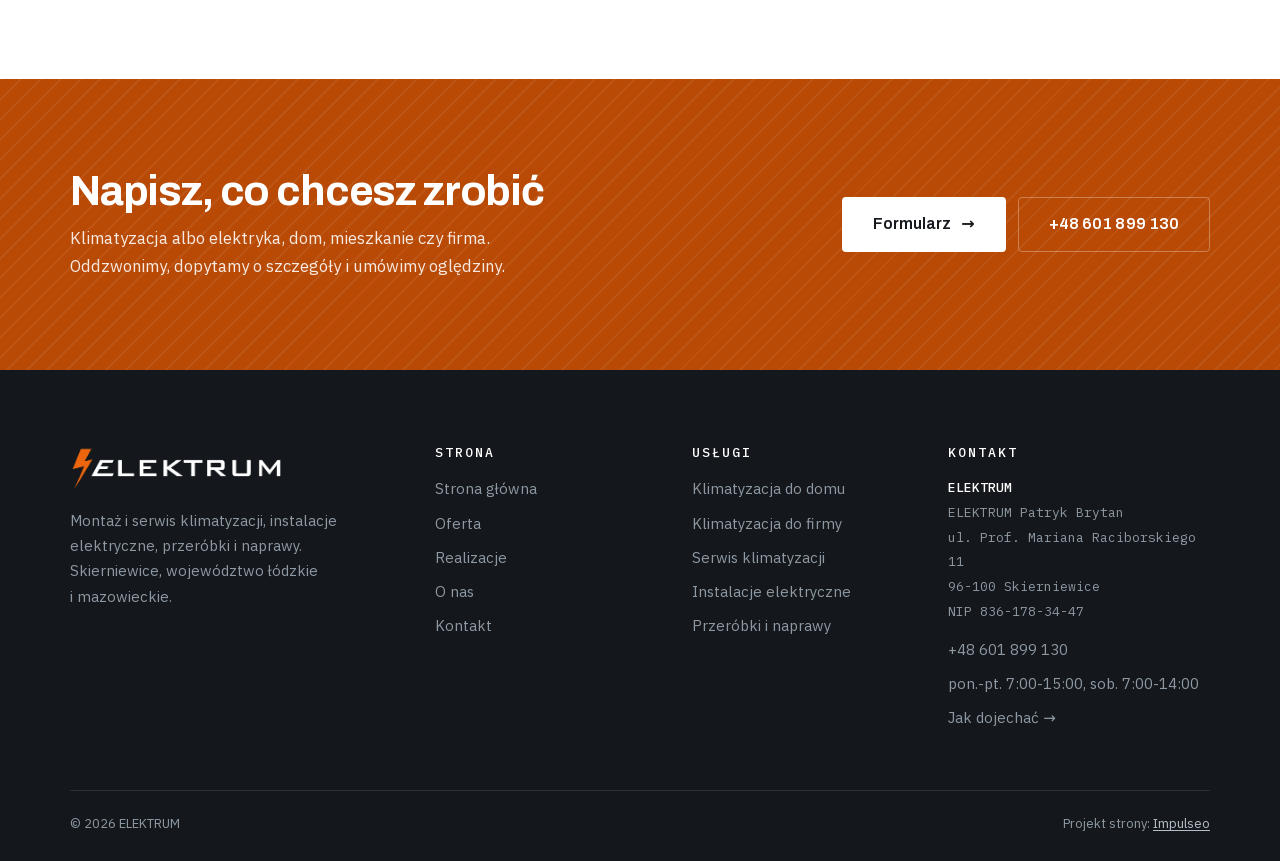
<file: oferta.html>
<!DOCTYPE html>
<html lang="pl">
<head>
<meta charset="UTF-8">
<meta name="viewport" content="width=device-width, initial-scale=1">
<title>Oferta - klimatyzacja i instalacje elektryczne | ELEKTRUM Skierniewice</title>
<meta name="description" content="Montaż i serwis klimatyzacji, instalacje elektryczne, przeróbki, naprawy i podłączenia płyt indukcyjnych. Klimatyzacja z montażem od 2800 zł. Skierniewice.">
<meta name="robots" content="noindex, nofollow">
<meta name="theme-color" content="#EC640C">
<link rel="canonical" href="https://impulseo-pl.github.io/elektrum/oferta.html">
<meta property="og:type" content="website">
<meta property="og:locale" content="pl_PL">
<meta property="og:site_name" content="ELEKTRUM">
<meta property="og:title" content="Oferta - klimatyzacja i instalacje elektryczne | ELEKTRUM Skierniewice">
<meta property="og:description" content="Montaż i serwis klimatyzacji, instalacje elektryczne, przeróbki, naprawy i podłączenia płyt indukcyjnych. Klimatyzacja z montażem od 2800 zł. Skierniewice.">
<meta property="og:url" content="https://impulseo-pl.github.io/elektrum/oferta.html">
<meta property="og:image" content="https://impulseo-pl.github.io/elektrum/img/og.jpg">
<meta property="og:image:width" content="1200">
<meta property="og:image:height" content="630">
<meta name="twitter:card" content="summary_large_image">
<link rel="preload" as="font" type="font/woff2" href="assets/fonts/archivo-var-latin.woff2" crossorigin>
<link rel="preload" as="font" type="font/woff2" href="assets/fonts/plexsans-var-latin.woff2" crossorigin>
<link rel="stylesheet" href="assets/styles.css?v=20261016">
</head>
<body>

<div class="topbar">
  <div class="wrap">
    <div class="tb-l">
      <span>ul. Prof. Mariana Raciborskiego 11, 96-100 Skierniewice</span>
      <span class="dot" aria-hidden="true"></span>
      <span>pon.-pt. 7:00-15:00, sob. 7:00-14:00</span>
    </div>
    <div class="tb-r">
      <span>Mazowieckie i&nbsp;łódzkie</span>
      <span class="dot" aria-hidden="true"></span>
      <a href="tel:+48601899130">+48 601 899 130</a>
    </div>
  </div>
</div>

<header class="nav">
  <div class="wrap nav-in">
    <a class="brand" href="index.html" aria-label="ELEKTRUM - strona główna"><img class="brand-logo" src="img/logo.png" alt="ELEKTRUM" width="476" height="103"></a>
    <nav class="nav-links" id="menu">
      <a href="index.html">Strona główna</a>
      <a href="oferta.html" class="active">Oferta</a>
      <a href="realizacje.html">Realizacje</a>
      <a href="o-nas.html">O&nbsp;nas</a>
      <a href="kontakt.html">Kontakt</a>
      <span class="nav-cta">
        <a class="nav-tel" href="tel:+48601899130"><svg width="16" height="16" viewBox="0 0 24 24" fill="none" aria-hidden="true"><path d="M6.6 2h3l1.5 4.5-2.2 1.4a13 13 0 0 0 6.2 6.2l1.4-2.2L21 13.4v3A2.6 2.6 0 0 1 18.4 19 15.4 15.4 0 0 1 5 5.6 2.6 2.6 0 0 1 6.6 2Z" stroke="currentColor" stroke-width="1.7" stroke-linejoin="round"/></svg>+48 601 899 130</a>
      </span>
    </nav>
    <button class="nav-toggle" aria-label="Menu" aria-expanded="false" aria-controls="menu"><span></span><span></span><span></span></button>
  </div>
</header>

<section class="phero">
  <div class="wrap phero-in solo">
    <div>
      <div class="crumbs"><a href="index.html">Strona główna</a> &nbsp;/&nbsp; Oferta</div>
      <h1>Klimatyzacja i&nbsp;elektryka: montaż, serwis, naprawy</h1>
      <p>Co robimy, jak to robimy i&nbsp;ile to orientacyjnie kosztuje. Dla domów, mieszkań i&nbsp;firm w&nbsp;Skierniewicach, województwie łódzkim i&nbsp;mazowieckim.</p>
    </div>
  </div>
</section>

<section class="pad-0" style="padding-block:22px;background:var(--mist);border-bottom:1px solid var(--line)">
  <div class="wrap">
    <div class="gal-filters" style="margin-bottom:0">
      <a class="btn btn-ghost btn-sm" href="#klimatyzacja">Klimatyzacja do domu</a>
      <a class="btn btn-ghost btn-sm" href="#firmy">Dla firm</a>
      <a class="btn btn-ghost btn-sm" href="#serwis">Serwis</a>
      <a class="btn btn-ghost btn-sm" href="#elektryka">Instalacje elektryczne</a>
      <a class="btn btn-ghost btn-sm" href="#naprawy">Przeróbki i&nbsp;naprawy</a>
      <a class="btn btn-ghost btn-sm" href="#plyty">Płyty indukcyjne</a>
      <a class="btn btn-ghost btn-sm" href="#cennik">Cennik</a>
    </div>
  </div>
</section>

<section id="klimatyzacja">
  <div class="wrap split">
    <div class="split-copy reveal">
      <span class="eyebrow">Usługa 01</span>
      <h2>Klimatyzacja do domu i&nbsp;mieszkania</h2>
      <p class="lead">Klimatyzator, który chłodzi latem, dogrzewa jesienią i&nbsp;nie rzuca się w&nbsp;oczy.</p>
      <div class="prose">
        <p>Doradzamy, jakie urządzenie i&nbsp;w&nbsp;którym miejscu ma sens. Montujemy jednostkę wewnętrzną i&nbsp;zewnętrzną, prowadzimy instalację i&nbsp;uruchamiamy.</p>
        <ul>
            <li>Dobór mocy do pomieszczenia</li>
            <li>Montaż jednostki wewnętrznej i&nbsp;zewnętrznej</li>
            <li>Ściany po montażu odtworzone do stanu sprzed prac</li>
            <li>Komplet z&nbsp;montażem od 2800 zł</li>
        </ul>
      </div>
    </div>
    <div class="split-art reveal">
      <img src="img/g5.jpg" alt="Salon z klimatyzatorem ściennym nad oknem" loading="eager" width="1800" height="1201">
    </div>
  </div>
</section>

<section id="firmy" class="bg-mist">
  <div class="wrap split">
    <div class="split-copy reveal">
      <span class="eyebrow">Usługa 02</span>
      <h2>Klimatyzacja do firmy</h2>
      <p class="lead">Chłodne biuro to ludzie, którzy mogą pracować także w&nbsp;upał.</p>
      <div class="prose">
        <p>Chłodzenie i&nbsp;dogrzewanie w&nbsp;biurze, sklepie czy gabinecie. Dobieramy moc do powierzchni i&nbsp;ustalamy montaż tak, żeby nie stawała praca.</p>
        <ul>
            <li>Biura, sklepy, gabinety i&nbsp;lokale usługowe</li>
            <li>Termin dopasowany do godzin otwarcia</li>
            <li>Serwis po montażu w&nbsp;tej samej firmie</li>
        </ul>
      </div>
    </div>
    <div class="split-art reveal">
      <img src="img/g9.jpg" alt="Otwarta przestrzeń z klimatyzatorem ściennym" loading="eager" width="1800" height="1201">
    </div>
  </div>
</section>

<section id="serwis">
  <div class="wrap split">
    <div class="split-copy reveal">
      <span class="eyebrow">Usługa 03</span>
      <h2>Serwis klimatyzacji</h2>
      <p class="lead">Klimatyzacja słabiej chłodzi albo brzydko pachnie? Czas na serwis.</p>
      <div class="prose">
        <p>Czyszczenie, odgrzybianie i&nbsp;kontrola układu. Ciśnienia sprawdzamy manometrem, żeby urządzenie chłodziło jak w&nbsp;dniu montażu.</p>
        <ul>
            <li>Czyszczenie i&nbsp;odgrzybianie jednostki wewnętrznej</li>
            <li>Kontrola ciśnień i&nbsp;parametrów pracy</li>
            <li>Przegląd najlepiej raz w&nbsp;roku, przed sezonem</li>
        </ul>
      </div>
    </div>
    <div class="split-art reveal">
      <img src="img/g7.jpg" alt="Sypialnia z klimatyzatorem nad łóżkiem" loading="lazy" width="1800" height="1201">
    </div>
  </div>
</section>

<section id="elektryka" class="bg-mist">
  <div class="wrap split">
    <div class="split-copy reveal">
      <span class="eyebrow">Usługa 04</span>
      <h2>Instalacje elektryczne</h2>
      <p class="lead">Nowa instalacja zrobiona raz, a&nbsp;porządnie.</p>
      <div class="prose">
        <p>Robimy instalacje elektryczne w&nbsp;domach i&nbsp;mieszkaniach, od rozdzielnicy po ostatnie gniazdo. Przy remoncie zgrywamy się z&nbsp;innymi ekipami, żeby przewody powstały we właściwym momencie.</p>
        <ul>
            <li>Rozdzielnica z&nbsp;zabezpieczeniami dobranymi do obwodów</li>
            <li>Obwody gniazd, oświetlenia i&nbsp;urządzeń</li>
            <li>Współpraca z&nbsp;glazurnikami, stolarzami i&nbsp;montażystami</li>
        </ul>
      </div>
    </div>
    <div class="split-art reveal">
      <img src="img/g4.jpg" alt="Montaż zabezpieczenia w rozdzielnicy elektrycznej" loading="lazy" width="1800" height="1201">
    </div>
  </div>
</section>

<section id="naprawy">
  <div class="wrap split">
    <div class="split-copy reveal">
      <span class="eyebrow">Usługa 05</span>
      <h2>Przeróbki i&nbsp;naprawy</h2>
      <p class="lead">Coś wybija, brakuje gniazda albo punkt jest nie tam, gdzie trzeba.</p>
      <div class="prose">
        <p>Dokładamy gniazda, przenosimy punkty i&nbsp;szukamy przyczyny, gdy coś wybija. Prąd wyłączamy tylko tam, gdzie pracujemy.</p>
        <ul>
            <li>Dodatkowe gniazda i&nbsp;punkty światła</li>
            <li>Szukanie przyczyny wybijających zabezpieczeń</li>
            <li>Pomiary elektryczne i&nbsp;pogotowie elektryczne</li>
        </ul>
      </div>
    </div>
    <div class="split-art reveal">
      <img src="img/g8.jpg" alt="Salon z nowym oświetleniem i klimatyzatorem" loading="lazy" width="1800" height="1201">
    </div>
  </div>
</section>

<section id="plyty" class="bg-mist">
  <div class="wrap split">
    <div class="split-copy reveal">
      <span class="eyebrow">Usługa 06</span>
      <h2>Płyty indukcyjne i&nbsp;drobne prace</h2>
      <p class="lead">Nowa kuchnia? Podłączymy płytę i&nbsp;piekarnik.</p>
      <div class="prose">
        <p>Podłączamy płyty indukcyjne, piekarniki i&nbsp;inne urządzenia. Gdy obecny obwód się nie nadaje, doprowadzamy nowy z&nbsp;rozdzielnicy. Drobne zlecenia też bierzemy.</p>
        <ul>
            <li>Podłączenie płyty indukcyjnej i&nbsp;piekarnika</li>
            <li>Nowy obwód z&nbsp;rozdzielnicy, gdy trzeba</li>
            <li>Drobne prace elektryczne</li>
        </ul>
      </div>
    </div>
    <div class="split-art reveal">
      <img src="img/g10.jpg" alt="Kuchnia otwarta na salon z klimatyzatorem" loading="lazy" width="1800" height="1201">
    </div>
  </div>
</section>

<!-- ===== CENNIK ===== -->
<section id="cennik">
  <div class="wrap">
    <div class="head solo reveal">
      <div>
        <span class="eyebrow">Cennik</span>
        <h2>Ile to kosztuje</h2>
      </div>
      <p>Podajemy widełki, żeby było wiadomo, czego się spodziewać. Dokładną kwotę liczymy po oględzinach, bo zależy od urządzenia, długości instalacji i&nbsp;warunków na miejscu.</p>
    </div>
    <div class="tablewrap reveal" tabindex="0" role="group" aria-label="Orientacyjny cennik usług">
      <table class="data">
        <thead><tr><th>Usługa</th><th>Cena</th><th>Od czego zależy</th></tr></thead>
        <tbody>
          <tr><td>Klimatyzacja do domu lub mieszkania z&nbsp;montażem</td><td class="n">2800-8000 zł</td><td>Moc i&nbsp;marka urządzenia, długość instalacji, miejsce na jednostkę zewnętrzną</td></tr>
          <tr><td>Klimatyzacja do biura lub lokalu z&nbsp;montażem</td><td class="n">2800-8000 zł</td><td>Powierzchnia, liczba urządzeń, godziny pracy lokalu</td></tr>
          <tr><td>Serwis klimatyzacji</td><td class="n">po wycenie</td><td>Liczba urządzeń i&nbsp;zakres prac</td></tr>
          <tr><td>Instalacje, przeróbki i&nbsp;naprawy elektryczne</td><td class="n">po wycenie</td><td>Zakres prac i&nbsp;stan obecnej instalacji</td></tr>
        </tbody>
      </table>
    </div>
  </div>
</section>

<section class="cta-band">
  <div class="wrap cta-in">
    <div>
      <h2>Napisz, co chcesz zrobić</h2>
      <p>Klimatyzacja albo elektryka, dom, mieszkanie czy firma. Oddzwonimy, dopytamy o&nbsp;szczegóły i&nbsp;umówimy oględziny.</p>
    </div>
    <div class="cta-acts">
      <a href="kontakt.html#wycena" class="btn btn-light btn-lg">Formularz <span class="arr">→</span></a>
      <a href="tel:+48601899130" class="btn btn-on-dark btn-lg">+48 601 899 130</a>
    </div>
  </div>
</section>

<footer>
  <div class="wrap">
    <div class="foot-grid">
      <div class="foot-brand">
        <img src="img/logo-stopka.png" alt="ELEKTRUM" width="476" height="103">
        <p>Montaż i&nbsp;serwis klimatyzacji, instalacje elektryczne, przeróbki i&nbsp;naprawy. Skierniewice, województwo łódzkie i&nbsp;mazowieckie.</p>
      </div>
      <div class="foot-col">
        <h3>Strona</h3>
        <a href="index.html">Strona główna</a>
        <a href="oferta.html">Oferta</a>
        <a href="realizacje.html">Realizacje</a>
        <a href="o-nas.html">O&nbsp;nas</a>
        <a href="kontakt.html">Kontakt</a>
      </div>
      <div class="foot-col">
        <h3>Usługi</h3>
        <a href="oferta.html#klimatyzacja">Klimatyzacja do domu</a>
        <a href="oferta.html#firmy">Klimatyzacja do firmy</a>
        <a href="oferta.html#serwis">Serwis klimatyzacji</a>
        <a href="oferta.html#elektryka">Instalacje elektryczne</a>
        <a href="oferta.html#naprawy">Przeróbki i&nbsp;naprawy</a>
      </div>
      <div class="foot-col">
        <h3>Kontakt</h3>
        <div class="foot-nap">
          <b>ELEKTRUM</b><br>
          ELEKTRUM Patryk Brytan<br>
          ul. Prof. Mariana Raciborskiego 11<br>
          96-100 Skierniewice<br>
          NIP 836-178-34-47
        </div>
        <p style="margin-top:12px"><a href="tel:+48601899130">+48 601 899 130</a></p>
        <p>pon.-pt. 7:00-15:00, sob. 7:00-14:00</p>
        <p><a href="https://maps.google.com/?cid=10066918121127528012" target="_blank" rel="noopener">Jak dojechać →</a></p>
      </div>
    </div>
    <div class="foot-bot">
      <span>© <span data-year>2026</span> ELEKTRUM</span>
      <span>Projekt strony: <a class="foot-credit" href="https://impulseo.pl" target="_blank" rel="noopener">Impulseo</a></span>
    </div>
  </div>
</footer>

<div class="callbar sticky-call">
  <a href="tel:+48601899130" class="btn btn-ink">Zadzwoń</a>
  <a href="kontakt.html#wycena" class="btn btn-amber">Poproś o&nbsp;wycenę</a>
</div>
<div class="demo-wazne" data-do="2026-10-22" data-cykl="3" hidden><svg class="dw-ico" width="13" height="13" viewBox="0 0 24 24" fill="none" aria-hidden="true"><circle cx="12" cy="12" r="8.6" stroke="currentColor" stroke-width="1.8"/><path d="M12 7.2V12l3.3 2" stroke="currentColor" stroke-width="1.8" stroke-linecap="round"/></svg><span class="dw-txt"></span></div>

<script src="assets/main.js?v=20261016" defer></script>
</body>
</html>
</file>
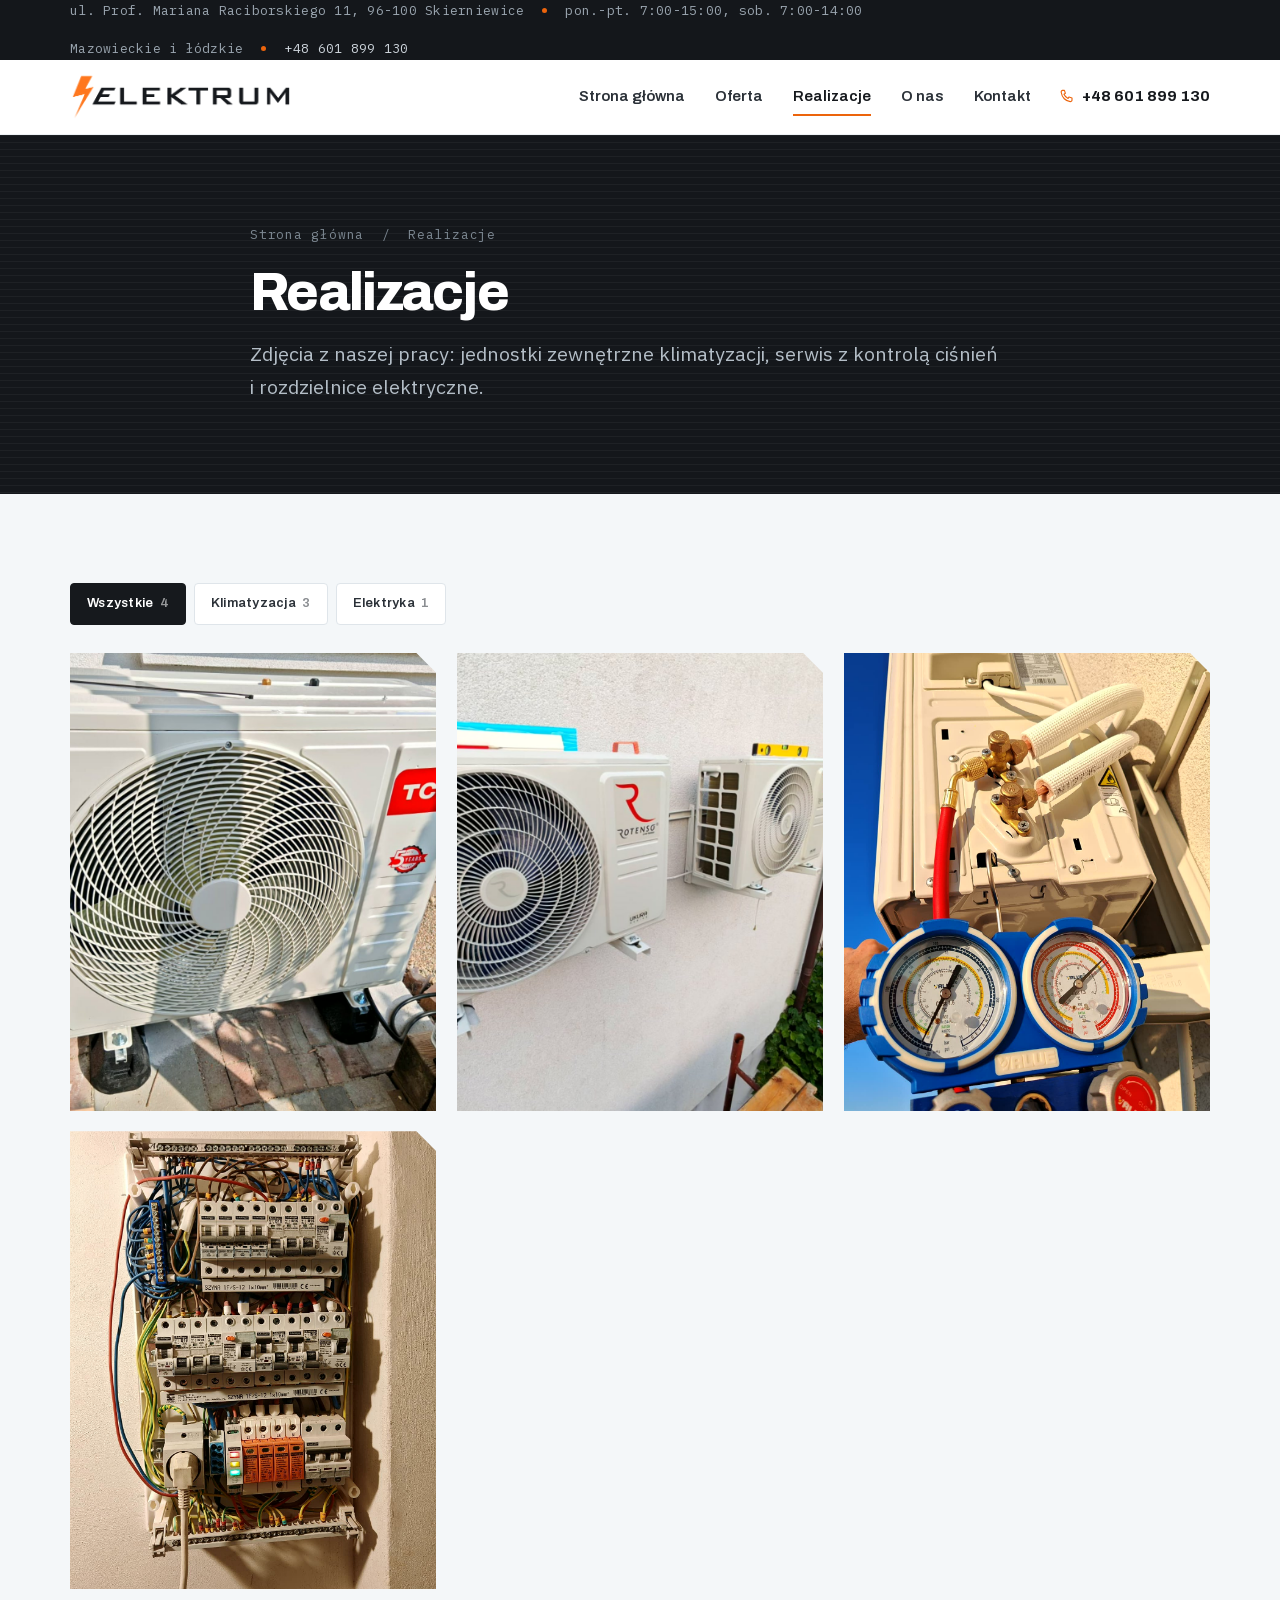
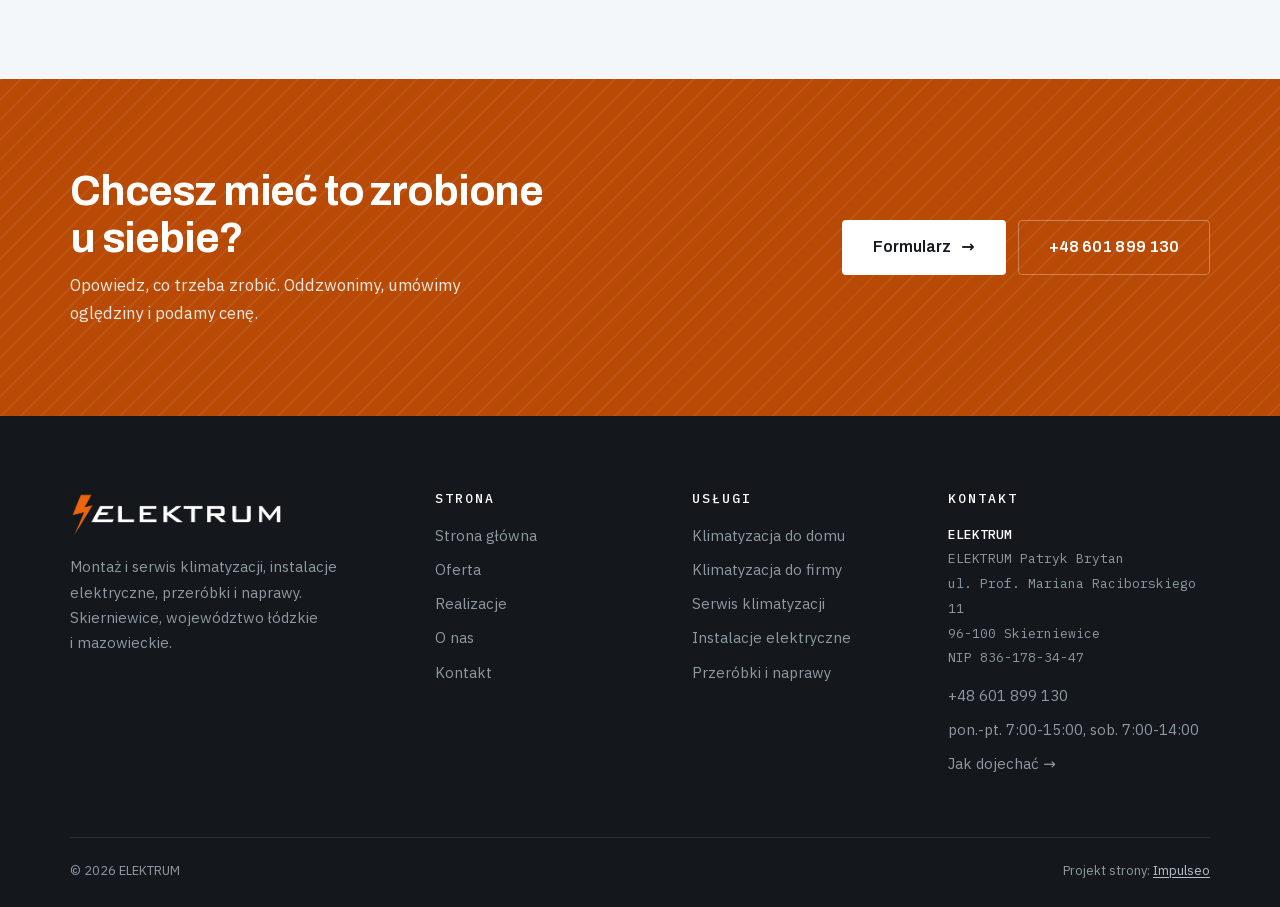
<file: realizacje.html>
<!DOCTYPE html>
<html lang="pl">
<head>
<meta charset="UTF-8">
<meta name="viewport" content="width=device-width, initial-scale=1">
<title>Realizacje - klimatyzacja i elektryka | ELEKTRUM Skierniewice</title>
<meta name="description" content="Zdjęcia z pracy ELEKTRUM: montaże klimatyzacji, serwis z kontrolą ciśnień i rozdzielnice elektryczne. Skierniewice i okolice.">
<meta name="robots" content="noindex, nofollow">
<meta name="theme-color" content="#EC640C">
<link rel="canonical" href="https://impulseo-pl.github.io/elektrum/realizacje.html">
<meta property="og:type" content="website">
<meta property="og:locale" content="pl_PL">
<meta property="og:site_name" content="ELEKTRUM">
<meta property="og:title" content="Realizacje - klimatyzacja i elektryka | ELEKTRUM Skierniewice">
<meta property="og:description" content="Zdjęcia z pracy ELEKTRUM: montaże klimatyzacji, serwis z kontrolą ciśnień i rozdzielnice elektryczne. Skierniewice i okolice.">
<meta property="og:url" content="https://impulseo-pl.github.io/elektrum/realizacje.html">
<meta property="og:image" content="https://impulseo-pl.github.io/elektrum/img/og.jpg">
<meta property="og:image:width" content="1200">
<meta property="og:image:height" content="630">
<meta name="twitter:card" content="summary_large_image">
<link rel="preload" as="font" type="font/woff2" href="assets/fonts/archivo-var-latin.woff2" crossorigin>
<link rel="preload" as="font" type="font/woff2" href="assets/fonts/plexsans-var-latin.woff2" crossorigin>
<link rel="stylesheet" href="assets/styles.css?v=20261016">
</head>
<body>

<div class="topbar">
  <div class="wrap">
    <div class="tb-l">
      <span>ul. Prof. Mariana Raciborskiego 11, 96-100 Skierniewice</span>
      <span class="dot" aria-hidden="true"></span>
      <span>pon.-pt. 7:00-15:00, sob. 7:00-14:00</span>
    </div>
    <div class="tb-r">
      <span>Mazowieckie i&nbsp;łódzkie</span>
      <span class="dot" aria-hidden="true"></span>
      <a href="tel:+48601899130">+48 601 899 130</a>
    </div>
  </div>
</div>

<header class="nav">
  <div class="wrap nav-in">
    <a class="brand" href="index.html" aria-label="ELEKTRUM - strona główna"><img class="brand-logo" src="img/logo.png" alt="ELEKTRUM" width="476" height="103"></a>
    <nav class="nav-links" id="menu">
      <a href="index.html">Strona główna</a>
      <a href="oferta.html">Oferta</a>
      <a href="realizacje.html" class="active">Realizacje</a>
      <a href="o-nas.html">O&nbsp;nas</a>
      <a href="kontakt.html">Kontakt</a>
      <span class="nav-cta">
        <a class="nav-tel" href="tel:+48601899130"><svg width="16" height="16" viewBox="0 0 24 24" fill="none" aria-hidden="true"><path d="M6.6 2h3l1.5 4.5-2.2 1.4a13 13 0 0 0 6.2 6.2l1.4-2.2L21 13.4v3A2.6 2.6 0 0 1 18.4 19 15.4 15.4 0 0 1 5 5.6 2.6 2.6 0 0 1 6.6 2Z" stroke="currentColor" stroke-width="1.7" stroke-linejoin="round"/></svg>+48 601 899 130</a>
      </span>
    </nav>
    <button class="nav-toggle" aria-label="Menu" aria-expanded="false" aria-controls="menu"><span></span><span></span><span></span></button>
  </div>
</header>

<section class="phero">
  <div class="wrap phero-in solo">
    <div>
      <div class="crumbs"><a href="index.html">Strona główna</a> &nbsp;/&nbsp; Realizacje</div>
      <h1>Realizacje</h1>
      <p>Zdjęcia z&nbsp;naszej pracy: jednostki zewnętrzne klimatyzacji, serwis z&nbsp;kontrolą ciśnień i&nbsp;rozdzielnice elektryczne.</p>
    </div>
  </div>
</section>

<section class="bg-mist">
  <div class="wrap">
    <div class="gal-filters reveal">
      <button type="button" class="on" data-filter="all">Wszystkie <span>4</span></button>
      <button type="button" data-filter="k">Klimatyzacja <span>3</span></button>
      <button type="button" data-filter="e">Elektryka <span>1</span></button>
    </div>
    <div class="gal">
      <a class="shot reveal" data-cat="k" href="img/g1.jpg"><img src="img/g1.jpg" alt="Jednostka zewnętrzna klimatyzacji TCL podczas montażu" width="1544" height="1140"></a>
      <a class="shot reveal" data-cat="k" href="img/g2.jpg"><img src="img/g2.jpg" alt="Jednostki zewnętrzne Rotenso zamontowane na elewacji" width="1524" height="1112"></a>
      <a class="shot reveal" data-cat="k" href="img/about.jpg"><img src="img/about.jpg" alt="Kontrola ciśnień klimatyzacji manometrami" width="1200" height="1600"></a>
      <a class="shot reveal" data-cat="e" href="img/g3.jpg"><img src="img/g3.jpg" alt="Rozdzielnica elektryczna z zabezpieczeniami" width="1200" height="1600"></a>
    </div>
  </div>
</section>

<section class="cta-band">
  <div class="wrap cta-in">
    <div>
      <h2>Chcesz mieć to zrobione u&nbsp;siebie?</h2>
      <p>Opowiedz, co trzeba zrobić. Oddzwonimy, umówimy oględziny i&nbsp;podamy cenę.</p>
    </div>
    <div class="cta-acts">
      <a href="kontakt.html#wycena" class="btn btn-light btn-lg">Formularz <span class="arr">→</span></a>
      <a href="tel:+48601899130" class="btn btn-on-dark btn-lg">+48 601 899 130</a>
    </div>
  </div>
</section>

<footer>
  <div class="wrap">
    <div class="foot-grid">
      <div class="foot-brand">
        <img src="img/logo-stopka.png" alt="ELEKTRUM" width="476" height="103">
        <p>Montaż i&nbsp;serwis klimatyzacji, instalacje elektryczne, przeróbki i&nbsp;naprawy. Skierniewice, województwo łódzkie i&nbsp;mazowieckie.</p>
      </div>
      <div class="foot-col">
        <h3>Strona</h3>
        <a href="index.html">Strona główna</a>
        <a href="oferta.html">Oferta</a>
        <a href="realizacje.html">Realizacje</a>
        <a href="o-nas.html">O&nbsp;nas</a>
        <a href="kontakt.html">Kontakt</a>
      </div>
      <div class="foot-col">
        <h3>Usługi</h3>
        <a href="oferta.html#klimatyzacja">Klimatyzacja do domu</a>
        <a href="oferta.html#firmy">Klimatyzacja do firmy</a>
        <a href="oferta.html#serwis">Serwis klimatyzacji</a>
        <a href="oferta.html#elektryka">Instalacje elektryczne</a>
        <a href="oferta.html#naprawy">Przeróbki i&nbsp;naprawy</a>
      </div>
      <div class="foot-col">
        <h3>Kontakt</h3>
        <div class="foot-nap">
          <b>ELEKTRUM</b><br>
          ELEKTRUM Patryk Brytan<br>
          ul. Prof. Mariana Raciborskiego 11<br>
          96-100 Skierniewice<br>
          NIP 836-178-34-47
        </div>
        <p style="margin-top:12px"><a href="tel:+48601899130">+48 601 899 130</a></p>
        <p>pon.-pt. 7:00-15:00, sob. 7:00-14:00</p>
        <p><a href="https://maps.google.com/?cid=10066918121127528012" target="_blank" rel="noopener">Jak dojechać →</a></p>
      </div>
    </div>
    <div class="foot-bot">
      <span>© <span data-year>2026</span> ELEKTRUM</span>
      <span>Projekt strony: <a class="foot-credit" href="https://impulseo.pl" target="_blank" rel="noopener">Impulseo</a></span>
    </div>
  </div>
</footer>

<div class="callbar sticky-call">
  <a href="tel:+48601899130" class="btn btn-ink">Zadzwoń</a>
  <a href="kontakt.html#wycena" class="btn btn-amber">Poproś o&nbsp;wycenę</a>
</div>
<div class="demo-wazne" data-do="2026-10-22" data-cykl="3" hidden><svg class="dw-ico" width="13" height="13" viewBox="0 0 24 24" fill="none" aria-hidden="true"><circle cx="12" cy="12" r="8.6" stroke="currentColor" stroke-width="1.8"/><path d="M12 7.2V12l3.3 2" stroke="currentColor" stroke-width="1.8" stroke-linecap="round"/></svg><span class="dw-txt"></span></div>

<script src="assets/main.js?v=20261016" defer></script>
</body>
</html>
</file>
<file: assets/styles.css>
@font-face{font-family:'Archivo';font-style:normal;font-weight:500 800;font-display:swap;src:url(fonts/archivo-var-latin-ext.woff2) format('woff2');unicode-range:U+0100-02BA, U+02BD-02C5, U+02C7-02CC, U+02CE-02D7, U+02DD-02FF, U+0304, U+0308, U+0329, U+1D00-1DBF, U+1E00-1E9F, U+1EF2-1EFF, U+2020, U+20A0-20AB, U+20AD-20C0, U+2113, U+2C60-2C7F, U+A720-A7FF}
@font-face{font-family:'Archivo';font-style:normal;font-weight:500 800;font-display:swap;src:url(fonts/archivo-var-latin.woff2) format('woff2');unicode-range:U+0000-00FF, U+0131, U+0152-0153, U+02BB-02BC, U+02C6, U+02DA, U+02DC, U+0304, U+0308, U+0329, U+2000-206F, U+20AC, U+2122, U+2191, U+2193, U+2212, U+2215, U+FEFF, U+FFFD}
@font-face{font-family:'IBM Plex Sans';font-style:normal;font-weight:400 700;font-display:swap;src:url(fonts/plexsans-var-latin-ext.woff2) format('woff2');unicode-range:U+0100-02BA, U+02BD-02C5, U+02C7-02CC, U+02CE-02D7, U+02DD-02FF, U+0304, U+0308, U+0329, U+1D00-1DBF, U+1E00-1E9F, U+1EF2-1EFF, U+2020, U+20A0-20AB, U+20AD-20C0, U+2113, U+2C60-2C7F, U+A720-A7FF}
@font-face{font-family:'IBM Plex Sans';font-style:normal;font-weight:400 700;font-display:swap;src:url(fonts/plexsans-var-latin.woff2) format('woff2');unicode-range:U+0000-00FF, U+0131, U+0152-0153, U+02BB-02BC, U+02C6, U+02DA, U+02DC, U+0304, U+0308, U+0329, U+2000-206F, U+20AC, U+2122, U+2191, U+2193, U+2212, U+2215, U+FEFF, U+FFFD}
@font-face{font-family:'IBM Plex Mono';font-style:normal;font-weight:400;font-display:swap;src:url(fonts/plexmono-400-latin-ext.woff2) format('woff2');unicode-range:U+0100-02BA, U+02BD-02C5, U+02C7-02CC, U+02CE-02D7, U+02DD-02FF, U+0304, U+0308, U+0329, U+1D00-1DBF, U+1E00-1E9F, U+1EF2-1EFF, U+2020, U+20A0-20AB, U+20AD-20C0, U+2113, U+2C60-2C7F, U+A720-A7FF}
@font-face{font-family:'IBM Plex Mono';font-style:normal;font-weight:400;font-display:swap;src:url(fonts/plexmono-400-latin.woff2) format('woff2');unicode-range:U+0000-00FF, U+0131, U+0152-0153, U+02BB-02BC, U+02C6, U+02DA, U+02DC, U+0304, U+0308, U+0329, U+2000-206F, U+20AC, U+2122, U+2191, U+2193, U+2212, U+2215, U+FEFF, U+FFFD}
@font-face{font-family:'IBM Plex Mono';font-style:normal;font-weight:500;font-display:swap;src:url(fonts/plexmono-500-latin-ext.woff2) format('woff2');unicode-range:U+0100-02BA, U+02BD-02C5, U+02C7-02CC, U+02CE-02D7, U+02DD-02FF, U+0304, U+0308, U+0329, U+1D00-1DBF, U+1E00-1E9F, U+1EF2-1EFF, U+2020, U+20A0-20AB, U+20AD-20C0, U+2113, U+2C60-2C7F, U+A720-A7FF}
@font-face{font-family:'IBM Plex Mono';font-style:normal;font-weight:500;font-display:swap;src:url(fonts/plexmono-500-latin.woff2) format('woff2');unicode-range:U+0000-00FF, U+0131, U+0152-0153, U+02BB-02BC, U+02C6, U+02DA, U+02DC, U+0304, U+0308, U+0329, U+2000-206F, U+20AC, U+2122, U+2191, U+2193, U+2212, U+2215, U+FEFF, U+FFFD}
@font-face{font-family:'IBM Plex Mono';font-style:normal;font-weight:600;font-display:swap;src:url(fonts/plexmono-600-latin-ext.woff2) format('woff2');unicode-range:U+0100-02BA, U+02BD-02C5, U+02C7-02CC, U+02CE-02D7, U+02DD-02FF, U+0304, U+0308, U+0329, U+1D00-1DBF, U+1E00-1E9F, U+1EF2-1EFF, U+2020, U+20A0-20AB, U+20AD-20C0, U+2113, U+2C60-2C7F, U+A720-A7FF}
@font-face{font-family:'IBM Plex Mono';font-style:normal;font-weight:600;font-display:swap;src:url(fonts/plexmono-600-latin.woff2) format('woff2');unicode-range:U+0000-00FF, U+0131, U+0152-0153, U+02BB-02BC, U+02C6, U+02DA, U+02DC, U+0304, U+0308, U+0329, U+2000-206F, U+20AC, U+2122, U+2191, U+2193, U+2212, U+2215, U+FEFF, U+FFFD}

/* ============================================================================
   ELEKTRUM - Skierniewice. Układ jak klimashort.pl, barwy z logo ELEKTRUM.
   Paleta: pomarańcz z logo + grafit.
   Kształt sygnaturowy: ścięty prawy górny róg (clip-path) + motyw "żaluzji".
   Projekt i wykonanie: Impulseo (impulseo.pl)
   ========================================================================== */

:root{
  /* --- kolory marki (z logo) --- */
  --blue:#EC640C;
  --blue-d:#B84A06;
  --blue-l:#FF8A3D;
  --blue-05:rgba(236,100,12,.05);
  --blue-10:rgba(236,100,12,.10);
  --blue-20:rgba(236,100,12,.22);

  /* --- kontra --- */
  --amber:#EC640C;
  --amber-d:#C9520A;
  --amber-t:#C24E06;   /* pomarańcz o kontraście AA — tekst i przyciski */
  --amber-10:rgba(236,100,12,.10);
  --amber-20:rgba(236,100,12,.22);

  /* --- grafit i szarości --- */
  --ink:#16191D;
  --ink-2:#2B3138;
  --body:#454E58;
  --muted:#6D7883;
  --line:#DFE5EA;
  --line-2:#EDF1F4;

  /* --- tła --- */
  --paper:#FFFFFF;
  --mist:#F4F7F9;
  --mist-2:#E9EFF3;
  --char:#14171B;
  --char-2:#1D2228;

  /* --- typografia --- */
  --ff:'IBM Plex Sans',system-ui,-apple-system,'Segoe UI',Roboto,Arial,sans-serif;
  --fd:'Archivo',var(--ff);
  --fm:'IBM Plex Mono','SF Mono',Menlo,Consolas,monospace;

  --t-h1:clamp(2.35rem,1.55rem + 3.3vw,4.15rem);
  --t-h2:clamp(1.72rem,1.34rem + 1.6vw,2.7rem);
  --t-h3:clamp(1.16rem,1.08rem + .34vw,1.38rem);
  --t-lead:clamp(1.06rem,1rem + .28vw,1.24rem);
  --t-body:1.0425rem;
  --t-sm:.9375rem;
  --t-xs:.8125rem;

  /* --- rytm --- */
  --wrap:1220px;
  --gut:clamp(20px,4vw,40px);
  --sec:clamp(58px,7vw,110px);

  --r:4px;          /* promień bazowy — celowo mały, techniczny */
  --cut:22px;       /* ścięcie rogu */
  --sh:0 1px 2px rgba(20,25,32,.04),0 14px 34px -18px rgba(20,25,32,.24);
  --sh-l:0 2px 6px rgba(20,25,32,.05),0 34px 70px -32px rgba(20,25,32,.34);
  --ease:cubic-bezier(.22,.61,.36,1);
}

*,*::before,*::after{box-sizing:border-box;margin:0;padding:0}
html{scroll-behavior:smooth;scroll-padding-top:104px;-webkit-text-size-adjust:100%}
body{
  font-family:var(--ff);font-size:var(--t-body);line-height:1.68;
  color:var(--body);background:var(--paper);
  -webkit-font-smoothing:antialiased;text-rendering:optimizeLegibility;
  overflow-x:hidden;
}
img,svg,video{max-width:100%;display:block;height:auto}
a{color:inherit;text-decoration:none}
button,input,select,textarea{font:inherit;color:inherit}
::selection{background:var(--blue);color:#fff}
:focus-visible{outline:2px solid var(--amber);outline-offset:3px;border-radius:2px}

h1,h2,h3,h4{font-family:var(--fd);color:var(--ink);line-height:1.1;letter-spacing:-.022em;font-weight:700}
h1{font-size:var(--t-h1);font-weight:800;letter-spacing:-.032em}
h2{font-size:var(--t-h2);letter-spacing:-.028em}
h3{font-size:var(--t-h3);letter-spacing:-.014em}
h4{font-size:1.02rem;letter-spacing:-.01em}
p{max-width:68ch}
strong,b{font-weight:600;color:var(--ink-2)}

.wrap{width:100%;max-width:var(--wrap);margin-inline:auto;padding-inline:var(--gut)}
.wrap-n{max-width:960px}
section{position:relative;padding-block:var(--sec)}
.pad-0{padding-block:0}
.bg-mist{background:var(--mist)}
.bg-dark{background:var(--char);color:#C6CDD5}
.bg-dark h2,.bg-dark h3,.bg-dark h4{color:#fff}
.bg-dark strong{color:#fff}

/* ---------- motyw „żaluzji": powtarzalne poziome szczeliny ---------- */
.louvre{
  height:14px;
  background:repeating-linear-gradient(180deg,var(--ink) 0 2px,transparent 2px 5px);
  opacity:.16;
}
.louvre-a{background:repeating-linear-gradient(180deg,var(--amber) 0 2px,transparent 2px 5px);opacity:.5}
.louvre-b{background:repeating-linear-gradient(180deg,var(--blue) 0 2px,transparent 2px 5px);opacity:.45}

/* ---------- nagłówki sekcji: dwukolumnowe, nie wyśrodkowane ---------- */
.eyebrow{
  display:inline-flex;align-items:center;gap:10px;
  font-family:var(--fm);font-size:var(--t-xs);font-weight:500;
  letter-spacing:.18em;text-transform:uppercase;color:var(--blue-d);margin-bottom:16px;
}
.eyebrow::before{content:"";width:3px;height:15px;background:var(--amber);flex:none}
.eyebrow-a{color:var(--amber-t)}
.eyebrow-a::before{background:var(--blue)}
.bg-dark .eyebrow{color:var(--blue-l)}

.head{display:grid;grid-template-columns:minmax(0,1.05fr) minmax(0,.95fr);gap:clamp(20px,4vw,64px);align-items:end;margin-bottom:clamp(32px,4vw,54px)}
.head > p{color:var(--muted);font-size:var(--t-lead);max-width:52ch;padding-bottom:4px}
.head.solo{grid-template-columns:1fr;max-width:780px}
@media(max-width:860px){.head{grid-template-columns:1fr;gap:16px;align-items:start}}

/* ---------- przyciski ---------- */
.btn{
  display:inline-flex;align-items:center;justify-content:center;gap:10px;
  font-family:var(--fd);font-weight:600;font-size:var(--t-sm);letter-spacing:.005em;
  padding:14px 24px;border:1.5px solid transparent;border-radius:var(--r);
  cursor:pointer;transition:all .2s var(--ease);white-space:nowrap;line-height:1.15;
}
.btn .arr{transition:transform .2s var(--ease)}
.btn:hover .arr{transform:translateX(4px)}
.btn-primary{background:var(--blue-d);color:#fff}
.btn-primary:hover{background:#00688F}
.btn-amber{background:var(--amber-t);color:#fff}
.btn-amber:hover{background:#9C3F05}
.btn-ink{background:var(--ink);color:#fff}
.btn-ink:hover{background:#000}
.btn-ghost{border-color:var(--line);color:var(--ink);background:transparent}
.btn-ghost:hover{border-color:var(--ink);background:var(--ink);color:#fff}
.btn-light{background:#fff;color:var(--ink)}
.btn-light:hover{background:var(--mist-2)}
.btn-on-dark{border-color:rgba(255,255,255,.3);color:#fff}
.btn-on-dark:hover{background:#fff;color:var(--ink);border-color:#fff}
.btn-lg{padding:17px 30px;font-size:1rem}
.btn-sm{padding:10px 17px;font-size:var(--t-xs)}

/* ---------- pasek górny + nawigacja ---------- */
.topbar{background:var(--char);color:#9AA5AF;font-size:var(--t-xs);font-family:var(--fm);letter-spacing:.02em}
.topbar .wrap{display:flex;justify-content:space-between;align-items:center;gap:16px;min-height:38px;flex-wrap:wrap}
.topbar a{color:#CFD6DD;transition:color .2s}
.topbar a:hover{color:var(--blue-l)}
.topbar .tb-l,.topbar .tb-r{display:flex;align-items:center;gap:18px;flex-wrap:wrap}
.topbar .dot{width:5px;height:5px;border-radius:50%;background:var(--amber);flex:none}
@media(max-width:720px){.topbar .tb-l{display:none}.topbar .wrap{justify-content:center}}

.nav{position:sticky;top:0;z-index:60;background:rgba(255,255,255,.94);backdrop-filter:blur(14px);border-bottom:1px solid var(--line-2);transition:box-shadow .25s}
.nav.stuck{box-shadow:0 6px 24px -16px rgba(20,25,32,.45)}
.nav-in{display:flex;align-items:center;justify-content:space-between;gap:22px;min-height:74px}
.brand img{height:44px;width:auto}
.nav-links{display:flex;align-items:center;gap:4px}
.nav-links > a{
  position:relative;font-family:var(--fd);font-weight:600;font-size:var(--t-sm);
  color:var(--ink-2);padding:9px 13px;border-radius:var(--r);transition:color .2s;
}
.nav-links > a::after{content:"";position:absolute;left:13px;right:13px;bottom:2px;height:2px;background:var(--amber);transform:scaleX(0);transform-origin:left;transition:transform .22s var(--ease)}
.nav-links > a:hover{color:var(--ink)}
.nav-links > a:hover::after,.nav-links > a.active::after{transform:scaleX(1)}
.nav-links > a.active{color:var(--ink)}
.nav-cta{display:flex;align-items:center;gap:10px;margin-left:10px}
.nav-tel{display:inline-flex;align-items:center;gap:8px;font-family:var(--fd);font-weight:700;color:var(--ink);font-size:.96rem}
.nav-tel svg{color:var(--blue)}
.nav-toggle{display:none;width:44px;height:44px;border:1px solid var(--line);border-radius:var(--r);background:#fff;flex-direction:column;justify-content:center;align-items:center;gap:5px;cursor:pointer}
.nav-toggle span{display:block;width:19px;height:2px;background:var(--ink);transition:.25s var(--ease)}
.nav-toggle.open span:nth-child(1){transform:translateY(7px) rotate(45deg)}
.nav-toggle.open span:nth-child(2){opacity:0}
.nav-toggle.open span:nth-child(3){transform:translateY(-7px) rotate(-45deg)}
@media(max-width:1040px){
  .nav-toggle{display:flex}
  /* UWAGA: .nav ma backdrop-filter, który tworzy blok zawierający dla position:fixed.
     Dlatego panel jest pozycjonowany absolutnie względem samego nagłówka. */
  .nav-links{
    position:absolute;top:100%;left:0;right:0;background:#fff;flex-direction:column;
    align-items:stretch;gap:0;padding:12px var(--gut) 30px;border-top:1px solid var(--line);
    max-height:calc(100vh - 74px);max-height:calc(100dvh - 74px);
    box-shadow:0 18px 32px -22px rgba(20,25,32,.5);
    transform:translateY(-8px);opacity:0;pointer-events:none;transition:.24s var(--ease);overflow-y:auto;
  }
  .nav-links.open{transform:none;opacity:1;pointer-events:auto}
  .nav-links > a{padding:15px 4px;border-bottom:1px solid var(--line-2);border-radius:0;font-size:1.06rem}
  .nav-links > a::after{display:none}
  .nav-cta{margin:18px 0 0;flex-direction:column;align-items:stretch}
  .nav-cta .btn{width:100%}
  .nav-tel{justify-content:center;padding:10px 0}
}

/* ---------- HERO — asymetryczny, karta nachodzi na zdjęcie ---------- */
.hero{position:relative;background:var(--char);overflow:hidden}
.hero-media{position:absolute;inset:0}
.hero-media img{width:100%;height:100%;object-fit:cover;object-position:60% 50%}
.hero-media::after{
  content:"";position:absolute;inset:0;
  background:linear-gradient(100deg,rgba(12,15,19,.93) 0%,rgba(12,15,19,.82) 34%,rgba(12,15,19,.30) 62%,rgba(12,15,19,.12) 100%);
}
.hero-in{position:relative;z-index:2;padding-block:clamp(64px,9vw,132px) clamp(96px,11vw,150px);display:grid;grid-template-columns:minmax(0,1fr) minmax(0,.72fr);gap:40px;align-items:center}
@media(max-width:1000px){.hero-in{grid-template-columns:1fr}}
.hero-copy{max-width:660px}
.hero-copy .eyebrow{color:var(--blue-l)}
.hero h1{color:#fff;margin-bottom:20px}
.hero h1 em{font-style:normal;color:var(--blue-l)}
.hero-lead{font-size:var(--t-lead);color:#D3DAE1;max-width:56ch;margin-bottom:30px}
.hero-actions{display:flex;flex-wrap:wrap;gap:12px;margin-bottom:28px}
.hero-badges{display:flex;flex-wrap:wrap;gap:10px 26px;font-size:var(--t-sm);color:#B9C2CB}
.hero-badges span{display:inline-flex;align-items:center;gap:8px}
.hero-badges svg{color:var(--amber);flex:none}
/* karta „szybka wycena" po prawej */
.hero-card{
  background:#fff;padding:26px 26px 24px;box-shadow:var(--sh-l);
  clip-path:polygon(0 0,calc(100% - var(--cut)) 0,100% var(--cut),100% 100%,0 100%);
  border-top:3px solid var(--amber);
}
.hero-card h2{font-size:var(--t-h3);letter-spacing:-.014em;margin-bottom:6px}
.hero-card p{font-size:var(--t-sm);color:var(--muted);margin-bottom:16px}
.hero-card ul{list-style:none;display:flex;flex-direction:column;gap:10px;margin-bottom:20px}
.hero-card li{display:flex;gap:10px;font-size:var(--t-sm);color:var(--ink-2);line-height:1.45}
.hero-card li svg{color:var(--blue);flex:none;margin-top:3px}
@media(max-width:1000px){.hero-card{max-width:520px}}

/* ---------- pasek zaufania (na styku hero) ---------- */
.trust{position:relative;z-index:3;margin-top:calc(var(--sec) * -0.55)}
.trust-grid{background:#fff;box-shadow:var(--sh);display:grid;grid-template-columns:repeat(4,1fr);border:1px solid var(--line-2)}
.trust-item{padding:22px 24px;border-right:1px solid var(--line-2);position:relative}
.trust-item:last-child{border-right:0}
.trust-item::before{content:"";position:absolute;left:0;top:0;width:100%;height:3px;background:var(--blue);transform:scaleX(0);transform-origin:left;transition:transform .3s var(--ease)}
.trust-item:hover::before{transform:scaleX(1)}
.trust-k{font-family:var(--fd);font-weight:800;font-size:1.55rem;color:var(--ink);letter-spacing:-.03em;line-height:1.1;font-variant-numeric:tabular-nums}
.trust-v{font-size:var(--t-xs);color:var(--muted);font-family:var(--fm);letter-spacing:.05em;text-transform:uppercase;margin-top:5px;line-height:1.4}
@media(max-width:860px){.trust-grid{grid-template-columns:repeat(2,1fr)}.trust-item:nth-child(2){border-right:0}.trust-item:nth-child(-n+2){border-bottom:1px solid var(--line-2)}}
@media(max-width:420px){.trust-grid{grid-template-columns:1fr}.trust-item{border-right:0;border-bottom:1px solid var(--line-2)}}

/* ---------- układ split (tekst + obraz) ---------- */
.split{display:grid;grid-template-columns:minmax(0,1fr) minmax(0,1fr);gap:clamp(28px,5vw,72px);align-items:center}
.split.rev .split-art{order:2}
@media(max-width:900px){.split{grid-template-columns:1fr}.split.rev .split-art{order:0}}
.split-art{position:relative}
.split-art img{width:100%;aspect-ratio:4/3;object-fit:cover;clip-path:polygon(0 0,calc(100% - 34px) 0,100% 34px,100% 100%,0 100%)}
.split-art .tagchip{
  position:absolute;left:0;bottom:0;transform:translate(-14px,14px);
  background:var(--amber-t);color:#fff;font-family:var(--fm);font-size:var(--t-xs);
  letter-spacing:.1em;text-transform:uppercase;padding:11px 17px;
}
.mapa{position:relative;aspect-ratio:4/3;overflow:hidden;background:var(--mist-2);clip-path:polygon(0 0,calc(100% - 34px) 0,100% 34px,100% 100%,0 100%)}
.mapa iframe{width:100%;height:100%;border:0;display:block}
.split-copy p + p{margin-top:15px}
.split-copy .btn{margin-top:26px}

/* ---------- karty usług: kształt jednostki wewnętrznej ---------- */
.units{display:grid;grid-template-columns:repeat(auto-fit,minmax(272px,1fr));gap:1px;background:var(--line);border:1px solid var(--line)}
.unit{
  background:#fff;padding:30px 26px 26px;position:relative;display:flex;flex-direction:column;
  transition:background .25s var(--ease);min-height:100%;
}
.unit:hover{background:var(--mist)}
.unit h2{font-size:var(--t-h3);letter-spacing:-.014em}
.unit-n{font-family:var(--fm);font-size:var(--t-xs);color:var(--muted);letter-spacing:.14em;margin-bottom:16px}
.unit-ico{width:56px;height:56px;display:grid;place-items:center;background:var(--blue-10);margin-bottom:18px;clip-path:polygon(0 0,calc(100% - 12px) 0,100% 12px,100% 100%,0 100%)}
.unit-ico img{width:78%;height:78%;object-fit:contain;display:block}
.unit h3{margin-bottom:9px}
.unit > p{font-size:var(--t-sm);color:var(--muted);flex:1}
.reason > p.card-lead{color:var(--ink);font-weight:600;margin-bottom:8px}
.bg-dark .reason > p.card-lead{color:#fff}
.unit ul{list-style:none;margin-top:16px;display:flex;flex-direction:column;gap:7px}
.unit li{font-size:var(--t-sm);color:var(--body);padding-left:16px;position:relative;line-height:1.5}
.unit li::before{content:"";position:absolute;left:0;top:.62em;width:6px;height:2px;background:var(--amber)}
/* szczelina nawiewu na dole karty */
.unit::after{
  content:"";position:absolute;left:26px;right:26px;bottom:0;height:5px;
  background:repeating-linear-gradient(90deg,var(--line) 0 8px,transparent 8px 12px);
  transition:background .3s var(--ease);
}
.unit:hover::after{background:repeating-linear-gradient(90deg,var(--amber) 0 8px,transparent 8px 12px)}

/* ---------- kafle „dlaczego" ---------- */
.reasons{display:grid;grid-template-columns:repeat(auto-fit,minmax(250px,1fr));gap:clamp(16px,2vw,24px)}
.reason{background:#fff;border:1px solid var(--line);padding:26px 24px;position:relative;clip-path:polygon(0 0,calc(100% - 18px) 0,100% 18px,100% 100%,0 100%);transition:.25s var(--ease)}
.reason:hover{border-color:var(--blue-20);transform:translateY(-3px);box-shadow:var(--sh)}
.reason .num{font-family:var(--fm);font-size:var(--t-xs);color:var(--amber-t);letter-spacing:.14em;margin-bottom:12px;display:block}
.reason h3{margin-bottom:8px}
.reason p{font-size:var(--t-sm);color:var(--muted)}
.bg-dark .reason{background:var(--char-2);border-color:rgba(255,255,255,.09)}
.bg-dark .reason:hover{border-color:rgba(255,138,61,.45)}
.bg-dark .reason p{color:#A9B3BD}

/* ---------- proces / kroki ---------- */
.steps{display:grid;grid-template-columns:repeat(auto-fit,minmax(215px,1fr));gap:0;border-top:2px solid var(--line)}
.step{padding:26px 24px 26px 0;position:relative}
.step::before{content:"";position:absolute;left:0;top:-2px;width:38px;height:2px;background:var(--amber)}
.step-n{font-family:var(--fm);font-size:2rem;font-weight:600;color:var(--line);line-height:1;letter-spacing:-.04em;display:block;margin-bottom:14px}
.step h3{font-size:1.06rem;margin-bottom:7px}
.step p{font-size:var(--t-sm);color:var(--muted)}
.bg-dark .steps{border-top-color:rgba(255,255,255,.14)}
.bg-dark .step-n{color:rgba(255,255,255,.2)}
.bg-dark .step p{color:#A9B3BD}

/* ---------- ściana marek ---------- */
.brands{display:grid;grid-template-columns:repeat(auto-fit,minmax(168px,1fr));gap:1px;background:var(--line);border:1px solid var(--line)}
.brand-tile{background:#fff;min-height:118px;display:flex;flex-direction:column;align-items:center;justify-content:center;gap:6px;padding:20px 14px;text-align:center;transition:background .22s}
.brand-tile:hover{background:var(--mist)}
.brand-tile img{max-height:38px;width:auto;object-fit:contain;opacity:.86;transition:opacity .22s,transform .22s}
.brand-tile:hover img{opacity:1;transform:scale(1.04)}
.brand-name{font-family:var(--fd);font-weight:700;font-size:1.06rem;color:var(--ink);letter-spacing:.01em}
.brand-tag{font-family:var(--fm);font-size:.7rem;letter-spacing:.11em;text-transform:uppercase;color:var(--muted)}
.tiers{display:grid;grid-template-columns:repeat(auto-fit,minmax(250px,1fr));gap:clamp(16px,2vw,24px);margin-top:28px}
.tier{border-left:3px solid var(--line);padding:4px 0 4px 18px}
.tier.t1{border-left-color:var(--muted)}
.tier.t2{border-left-color:var(--blue)}
.tier.t3{border-left-color:var(--amber)}
.tier h4{margin-bottom:6px}
.tier .who{font-family:var(--fm);font-size:var(--t-xs);color:var(--muted);letter-spacing:.06em;margin-bottom:9px}
.tier p{font-size:var(--t-sm);color:var(--muted)}

/* ---------- dane techniczne ---------- */
.tablewrap{overflow-x:auto;border:1px solid var(--line);background:#fff;-webkit-overflow-scrolling:touch}
table.data{border-collapse:collapse;width:100%;min-width:520px;font-size:var(--t-sm)}
table.data th{
  font-family:var(--fm);font-size:.72rem;font-weight:500;letter-spacing:.12em;text-transform:uppercase;
  color:var(--muted);text-align:left;padding:13px 16px;background:var(--mist);border-bottom:1px solid var(--line);white-space:nowrap;
}
table.data td{padding:13px 16px;border-bottom:1px solid var(--line-2);vertical-align:top;line-height:1.5}
table.data tr:last-child td{border-bottom:0}
table.data td.n{font-family:var(--fm);font-variant-numeric:tabular-nums;white-space:nowrap;color:var(--ink)}
table.data td strong{color:var(--ink)}
table.data tbody tr:hover{background:var(--blue-05)}
.tbl-note{font-family:var(--fm);font-size:var(--t-xs);color:var(--muted);margin-top:11px;letter-spacing:.02em}

.specs{display:grid;grid-template-columns:repeat(auto-fit,minmax(190px,1fr));gap:1px;background:var(--line);border:1px solid var(--line)}
.spec{background:#fff;padding:20px 20px 18px}
.spec .lbl{font-family:var(--fm);font-size:.7rem;letter-spacing:.13em;text-transform:uppercase;color:var(--muted);margin-bottom:8px}
.spec .val{font-family:var(--fd);font-weight:800;font-size:1.5rem;color:var(--ink);letter-spacing:-.03em;line-height:1.1;font-variant-numeric:tabular-nums}
.spec .sub{font-size:var(--t-xs);color:var(--muted);margin-top:6px;line-height:1.45}
.bg-dark .specs{background:rgba(255,255,255,.1);border-color:rgba(255,255,255,.1)}
.bg-dark .spec{background:var(--char-2)}
.bg-dark .spec .val{color:#fff}
.bg-dark .spec .sub,.bg-dark .spec .lbl{color:#8E99A4}

/* ---------- ramka informacyjna / cytat techniczny ---------- */
.callout{border-left:3px solid var(--blue);background:var(--mist);padding:22px 24px;margin-block:24px}
.callout.warn{border-left-color:var(--amber);background:var(--amber-10)}
.callout .lbl{font-family:var(--fm);font-size:.7rem;letter-spacing:.14em;text-transform:uppercase;color:var(--blue-d);margin-bottom:8px}
.callout.warn .lbl{color:var(--amber-d)}
.callout p{font-size:var(--t-sm);margin:0}
.callout p + p{margin-top:11px}

/* ---------- galeria realizacji ---------- */
.gal-filters{display:flex;flex-wrap:wrap;gap:8px;margin-bottom:28px}
.gal-filters button{
  font-family:var(--fd);font-weight:600;font-size:var(--t-xs);letter-spacing:.02em;
  padding:9px 16px;border:1px solid var(--line);background:#fff;color:var(--ink-2);
  cursor:pointer;transition:.2s var(--ease);border-radius:var(--r);
}
.gal-filters button:hover{border-color:var(--ink)}
.gal-filters button.on{background:var(--ink);color:#fff;border-color:var(--ink)}

.gal{display:grid;grid-template-columns:repeat(auto-fill,minmax(288px,1fr));gap:clamp(14px,1.6vw,22px)}
.shot{position:relative;overflow:hidden;background:var(--mist-2);display:block;clip-path:polygon(0 0,calc(100% - 20px) 0,100% 20px,100% 100%,0 100%)}
.shot img{width:100%;height:100%;object-fit:cover;aspect-ratio:4/5;transition:transform .55s var(--ease)}
.shot.wide{grid-column:span 2}
.shot.wide img{aspect-ratio:16/10}
@media(max-width:680px){.shot.wide{grid-column:span 1}}
.shot:hover img{transform:scale(1.045)}
.shot-meta{position:absolute;inset:auto 0 0 0;padding:44px 18px 16px;background:linear-gradient(180deg,transparent,rgba(10,13,17,.88));color:#fff}
.shot-meta .t{font-family:var(--fd);font-weight:700;font-size:1.01rem;line-height:1.25}
.shot-meta .s{font-family:var(--fm);font-size:.72rem;letter-spacing:.09em;text-transform:uppercase;color:#CFC6BC;margin-top:5px}

/* ---------- placeholder zdjęcia ---------- */
.ph{
  position:relative;background:
    repeating-linear-gradient(135deg,var(--mist) 0 12px,var(--mist-2) 12px 24px);
  border:1px dashed var(--line);display:grid;place-items:center;text-align:center;padding:24px;
  min-height:220px;
}
.ph span{font-family:var(--fm);font-size:var(--t-xs);letter-spacing:.1em;text-transform:uppercase;color:var(--muted);max-width:26ch;line-height:1.6}
.ph::before{content:"";position:absolute;inset:10px;border:1px solid rgba(236,100,12,.16);pointer-events:none}
.ph.ratio-45{aspect-ratio:4/5;min-height:0}
.ph.ratio-43{aspect-ratio:4/3;min-height:0}
.ph.ratio-169{aspect-ratio:16/9;min-height:0}

/* ---------- opinie ---------- */
.reviews{display:grid;grid-template-columns:repeat(auto-fit,minmax(288px,1fr));gap:clamp(16px,2vw,24px)}
.review{background:#fff;border:1px solid var(--line);padding:26px 24px;display:flex;flex-direction:column;clip-path:polygon(0 0,calc(100% - 18px) 0,100% 18px,100% 100%,0 100%)}
.review .stars{color:var(--amber);font-size:.9rem;letter-spacing:.16em;margin-bottom:13px}
.review p{font-size:var(--t-sm);color:var(--body);flex:1;font-style:italic;max-width:none}
.review .who{margin-top:17px;padding-top:15px;border-top:1px solid var(--line-2);font-family:var(--fd);font-weight:700;color:var(--ink);font-size:var(--t-sm)}
.review .src{font-family:var(--fm);font-size:.7rem;letter-spacing:.09em;text-transform:uppercase;color:var(--muted);margin-top:3px}

/* ---------- obszar działania ---------- */
.zones{display:grid;grid-template-columns:repeat(auto-fit,minmax(300px,1fr));gap:clamp(18px,2.4vw,30px)}
.zone{background:#fff;border:1px solid var(--line);padding:28px 26px;position:relative}
.zone::before{content:"";position:absolute;top:0;left:0;right:0;height:3px;background:var(--blue)}
.zone.z2::before{background:var(--amber)}
.zone .z-k{font-family:var(--fm);font-size:var(--t-xs);letter-spacing:.13em;text-transform:uppercase;color:var(--muted);margin-bottom:10px}
.zone h3{margin-bottom:6px}
.zone > p{font-size:var(--t-sm);color:var(--muted);margin-bottom:18px}
.places{display:flex;flex-wrap:wrap;gap:7px}
.places span{font-size:var(--t-xs);background:var(--mist);border:1px solid var(--line-2);padding:5px 11px;color:var(--ink-2);border-radius:2px}
.places span.hi{background:var(--blue-10);border-color:var(--blue-20);color:var(--blue-d);font-weight:600}

/* ---------- FAQ ---------- */
.faq{border-top:1px solid var(--line)}
.faq details{border-bottom:1px solid var(--line)}
.faq summary{
  list-style:none;cursor:pointer;padding:22px 46px 22px 0;position:relative;
  font-family:var(--fd);font-weight:700;color:var(--ink);font-size:1.04rem;line-height:1.4;letter-spacing:-.012em;
}
.faq summary::-webkit-details-marker{display:none}
.faq summary::after{
  content:"";position:absolute;right:8px;top:50%;width:13px;height:13px;margin-top:-7px;
  border-right:2px solid var(--blue);border-bottom:2px solid var(--blue);
  transform:rotate(45deg);transition:transform .25s var(--ease);
}
.faq details[open] summary::after{transform:rotate(-135deg);border-color:var(--amber)}
.faq summary:hover{color:var(--blue-d)}
.faq .ans{padding:0 0 24px;font-size:var(--t-sm);color:var(--muted)}
.faq .ans p + p{margin-top:11px}
.faq .ans ul{margin:11px 0 0 18px;display:flex;flex-direction:column;gap:6px}

/* ---------- formularz ---------- */
.form-band{background:var(--char);color:#C6CDD5;position:relative;overflow:hidden}
.form-band::before{
  content:"";position:absolute;right:-90px;top:-90px;width:340px;height:340px;
  border:1px solid rgba(255,138,61,.16);border-radius:50%;pointer-events:none;
}
.form-band::after{
  content:"";position:absolute;right:-30px;top:-30px;width:220px;height:220px;
  border:1px solid rgba(236,100,12,.14);border-radius:50%;pointer-events:none;
}
.form-grid{display:grid;grid-template-columns:minmax(0,.85fr) minmax(0,1.15fr);gap:clamp(28px,5vw,64px);align-items:start;position:relative;z-index:2}
@media(max-width:900px){.form-grid{grid-template-columns:1fr}}
.form-side h2{color:#fff;margin-bottom:14px}
.form-side p{color:#AAB4BE;font-size:var(--t-sm)}
.form-side ul{list-style:none;margin-top:24px;display:flex;flex-direction:column;gap:13px}
.form-side li{display:flex;gap:12px;font-size:var(--t-sm);color:#C6CDD5;line-height:1.5}
.form-side li svg{color:var(--amber);flex:none;margin-top:3px}
.form-side .direct{margin-top:28px;padding-top:22px;border-top:1px solid rgba(255,255,255,.12);display:flex;flex-direction:column;gap:9px}
.form-side .direct a{font-family:var(--fd);font-weight:700;color:#fff;font-size:1.1rem;display:inline-flex;align-items:center;gap:10px}
.form-side .direct a svg{color:var(--blue-l)}
.form-side .direct a:hover{color:var(--blue-l)}

form.quote{background:#fff;padding:clamp(24px,3vw,36px);clip-path:polygon(0 0,calc(100% - 28px) 0,100% 28px,100% 100%,0 100%)}
.f-row{display:grid;grid-template-columns:1fr 1fr;gap:16px}
@media(max-width:560px){.f-row{grid-template-columns:1fr}}
.field{display:flex;flex-direction:column;gap:7px;margin-bottom:16px}
.field label{font-family:var(--fm);font-size:.72rem;letter-spacing:.1em;text-transform:uppercase;color:var(--muted)}
.field label .req{color:var(--amber)}
.field input,.field select,.field textarea{
  border:1px solid var(--line);background:var(--mist);padding:13px 14px;border-radius:var(--r);
  font-size:var(--t-sm);color:var(--ink);transition:.2s var(--ease);width:100%;
}
.field input:focus,.field select:focus,.field textarea:focus{outline:none;border-color:var(--blue);background:#fff;box-shadow:0 0 0 3px var(--blue-10)}
.field textarea{resize:vertical;min-height:112px;font-family:var(--ff)}
.field select{appearance:none;background-image:url("data:image/svg+xml,%3Csvg xmlns='http://www.w3.org/2000/svg' width='12' height='8' viewBox='0 0 12 8'%3E%3Cpath d='M1 1l5 5 5-5' stroke='%236D7883' stroke-width='1.6' fill='none' stroke-linecap='round'/%3E%3C/svg%3E");background-repeat:no-repeat;background-position:right 14px center;padding-right:36px}

/* strefa wgrywania plików */
.drop{
  border:1.5px dashed var(--line);background:var(--mist);padding:24px 20px;text-align:center;
  cursor:pointer;transition:.22s var(--ease);border-radius:var(--r);position:relative;
}
.drop:hover,.drop.over{border-color:var(--blue);background:var(--blue-05)}
.drop input[type=file]{position:absolute;inset:0;opacity:0;cursor:pointer;width:100%;height:100%}
.drop .di{width:38px;height:38px;margin:0 auto 11px;display:grid;place-items:center;background:var(--blue-10);color:var(--blue);border-radius:50%}
.drop .dt{font-family:var(--fd);font-weight:700;color:var(--ink);font-size:var(--t-sm)}
.drop .ds{font-size:var(--t-xs);color:var(--muted);margin-top:5px}
.filelist{list-style:none;margin-top:12px;display:flex;flex-direction:column;gap:7px}
.filelist li{display:flex;align-items:center;gap:10px;font-size:var(--t-xs);background:var(--mist);border:1px solid var(--line-2);padding:8px 11px;border-radius:var(--r)}
.filelist li .fn{flex:1;overflow:hidden;text-overflow:ellipsis;white-space:nowrap;color:var(--ink-2)}
.filelist li .fs{font-family:var(--fm);color:var(--muted)}
.filelist li button{background:none;border:0;color:var(--muted);cursor:pointer;font-size:1rem;line-height:1;padding:2px 4px}
.filelist li button:hover{color:var(--amber-d)}

.consent{display:flex;gap:11px;align-items:flex-start;margin:6px 0 20px}
.consent input{margin-top:4px;width:16px;height:16px;accent-color:var(--blue);flex:none}
.consent label{font-size:var(--t-xs);color:var(--muted);line-height:1.55}
.form-msg{margin-top:14px;font-size:var(--t-sm);display:none}
.hp{position:absolute;left:-9999px;width:1px;height:1px;overflow:hidden}
.form-msg.ok{display:block;color:#0B7A4B}
.form-msg.err{display:block;color:var(--amber-d)}

/* ---------- CTA pas ---------- */
.cta-band{background:var(--blue);color:#fff;position:relative;overflow:hidden}
.cta-band::before{content:"";position:absolute;inset:0;background:repeating-linear-gradient(135deg,rgba(255,255,255,.06) 0 2px,transparent 2px 14px);pointer-events:none}
.cta-in{display:flex;flex-wrap:wrap;gap:26px;align-items:center;justify-content:space-between;position:relative;z-index:2}
.cta-in h2{color:#fff;max-width:20ch}
.cta-in p{color:rgba(255,255,255,.88);margin-top:10px;max-width:46ch}
.cta-acts{display:flex;flex-wrap:wrap;gap:12px}

/* ---------- nagłówek podstrony ---------- */
.phero{background:var(--char);color:#fff;position:relative;overflow:hidden;padding-block:clamp(52px,7vw,96px)}
.phero::before{content:"";position:absolute;inset:0;background:repeating-linear-gradient(180deg,rgba(255,255,255,.045) 0 1px,transparent 1px 7px);pointer-events:none}
.phero-in{position:relative;z-index:2;display:grid;grid-template-columns:minmax(0,1.15fr) minmax(0,.85fr);gap:36px;align-items:end}
@media(max-width:860px){.phero-in{grid-template-columns:1fr;align-items:start}}
.phero h1{color:#fff;font-size:clamp(2.05rem,1.5rem + 2.3vw,3.3rem)}
.phero p{color:#B4BEC7;margin-top:16px;font-size:var(--t-lead)}
.crumbs{font-family:var(--fm);font-size:var(--t-xs);letter-spacing:.06em;color:#7C8791;margin-bottom:18px}
.crumbs a:hover{color:var(--blue-l)}
.phero-facts{display:flex;flex-direction:column;gap:10px;border-left:2px solid rgba(255,255,255,.14);padding-left:20px}
.phero-facts div{font-size:var(--t-sm);color:#C6CDD5}
.phero-facts b{color:#fff;font-family:var(--fd)}

/* ---------- stopka ---------- */
footer{background:var(--char);color:#8E99A4;padding-block:clamp(48px,6vw,76px) 26px;font-size:var(--t-sm)}
.foot-grid{display:grid;grid-template-columns:1.5fr 1fr 1fr 1.2fr;gap:clamp(24px,3vw,44px)}
@media(max-width:900px){.foot-grid{grid-template-columns:1fr 1fr}}
@media(max-width:560px){.foot-grid{grid-template-columns:1fr}}
.foot-brand img{height:46px;width:auto;margin-bottom:16px;filter:brightness(0) invert(1);opacity:.95}
.foot-brand p{font-size:var(--t-sm);color:#8E99A4;max-width:34ch}
.foot-pdf{display:inline-flex;align-items:center;gap:9px;margin-top:16px;color:#C6CDD5;font-size:var(--t-sm);border-bottom:1px solid rgba(255,255,255,.22);padding-bottom:2px;transition:color .2s,border-color .2s}
.foot-pdf:hover{color:#fff;border-color:#fff}
footer h3{color:#fff;font-size:.82rem;font-family:var(--fm);font-weight:500;letter-spacing:.15em;text-transform:uppercase;margin-bottom:16px}
.foot-col a,.foot-col p{display:block;color:#8E99A4;margin-bottom:9px;transition:color .2s;max-width:32ch}
.foot-col a:hover{color:var(--blue-l)}
.foot-bot{margin-top:clamp(32px,4vw,52px);padding-top:22px;border-top:1px solid rgba(255,255,255,.1);display:flex;flex-wrap:wrap;gap:12px;justify-content:space-between;font-size:var(--t-xs);color:#8E99A4}
.foot-bot a{color:#B4BEC7;text-decoration:underline;text-underline-offset:2px}
.foot-bot a:hover{color:var(--blue-l)}
.foot-nap{font-family:var(--fm);font-size:var(--t-xs);line-height:1.9;color:#8E99A4}
.foot-nap b{color:#fff;font-weight:500}

/* ---------- telefon przyklejony (mobile) ---------- */
.callbar{
  position:fixed;left:0;right:0;bottom:0;z-index:70;display:none;
  background:#fff;border-top:1px solid var(--line);padding:10px var(--gut);
  gap:10px;box-shadow:0 -8px 26px -18px rgba(20,25,32,.5);
}
.callbar .btn{flex:1;padding:13px 12px}
@media(max-width:760px){.callbar{display:flex}body{padding-bottom:70px}}

/* ---------- animacje wejścia ---------- */
.reveal{opacity:0;transform:translateY(18px);transition:opacity .6s var(--ease),transform .6s var(--ease)}
.reveal.in{opacity:1;transform:none}
@media(prefers-reduced-motion:reduce){
  *,*::before,*::after{animation:none!important;transition:none!important;scroll-behavior:auto!important}
  .reveal{opacity:1;transform:none}
}

/* ---------- drobiazgi ---------- */
.lead{font-size:var(--t-lead);color:var(--ink-2)}
.muted{color:var(--muted)}
.mono{font-family:var(--fm)}
.center{text-align:center}
.mt-s{margin-top:16px}.mt-m{margin-top:28px}.mt-l{margin-top:44px}
.stack > * + *{margin-top:15px}
.prose h3{margin:34px 0 10px}
.prose h4{margin:26px 0 8px}
.prose p + p{margin-top:14px}
.lead + .prose > p:first-child{margin-top:16px}
h2 + .prose{margin-top:18px}
.prose ul,.prose ol{margin:14px 0 14px 20px;display:flex;flex-direction:column;gap:8px}
.prose li{line-height:1.6}
.prose li::marker{color:var(--blue)}
.two-col{columns:2;column-gap:clamp(24px,4vw,56px)}
@media(max-width:760px){.two-col{columns:1}}
.divider{height:1px;background:var(--line);margin-block:clamp(34px,4vw,56px)}
.sr-only{position:absolute;width:1px;height:1px;padding:0;margin:-1px;overflow:hidden;clip:rect(0,0,0,0);white-space:nowrap;border:0}

/* ---------- korekty po przeglądzie ---------- */
.trust + section{padding-top:clamp(26px,3.4vw,48px)}
@media(max-width:760px){.trust{margin-top:calc(var(--sec) * -0.34)}}
.unit h3 a{color:var(--ink);border-bottom:2px solid var(--blue-20);transition:border-color .2s}
.unit h3 a:hover{border-color:var(--blue)}
.split-art .btn{margin-top:16px}
.phero-facts b{font-weight:700}
.gal-filters a.btn{background:#fff}
.shot-meta .t,.shot-meta .s{display:block}
.brand img{height:48px}
@media(max-width:520px){.brand img{height:40px}}

/* ściana marek — flex zamiast gridu, żeby ostatni rząd nie zostawiał pustych kratek */
.brands{display:flex;flex-wrap:wrap;gap:0;background:#fff;border:1px solid var(--line);border-width:1px 0 0 1px}
.brand-tile{flex:1 1 158px;border:0 solid var(--line);border-width:0 1px 1px 0;min-height:120px}
@media(max-width:520px){.brand-tile{flex-basis:132px;min-height:104px}}
.brand-tile img{max-height:34px;max-width:76%;height:auto}

/* przyciski bez kolorowej poświaty — wylewała się spod paska nawigacji na hero */
.btn-primary,.btn-amber{box-shadow:none}
.btn-primary:hover,.btn-amber:hover{box-shadow:none}
.nav .btn,.callbar .btn{box-shadow:none}
.nav-cta{flex:0 0 auto}
.nav-cta .btn{white-space:nowrap}

/* ============================================================
   Siatki dla 5 i 6 kafli — zawsze równe rzędy, zero dziur.
   g-5: 3 szersze u góry + 2 jeszcze szersze na dole (6-kolumnowy raster)
   g-6: 3 + 3
   ============================================================ */
.g-5{grid-template-columns:repeat(6,1fr)}
.g-5 > *:nth-child(-n+3){grid-column:span 2}
.g-5 > *:nth-child(n+4){grid-column:span 3}
.g-6{grid-template-columns:repeat(3,1fr)}
.g-6 > *{grid-column:span 1}
@media(max-width:1040px){
  .g-5,.g-6{grid-template-columns:repeat(2,1fr)}
  .g-5 > *:nth-child(-n+3),.g-5 > *:nth-child(n+4),.g-6 > *{grid-column:span 1}
  .g-5 > *:last-child{grid-column:span 2}
}
@media(max-width:640px){
  .g-5,.g-6{grid-template-columns:1fr}
  .g-5 > *:nth-child(-n+3),.g-5 > *:nth-child(n+4),.g-5 > *:last-child,.g-6 > *{grid-column:span 1}
}

/* kroki procesu w dwóch rzędach — kreska nad każdym, nie tylko nad pierwszym */
.steps.g-6{border-top:0}
.steps.g-6 .step{border-top:2px solid var(--line);padding-top:26px}
.bg-dark .steps.g-6 .step{border-top-color:rgba(255,255,255,.14)}
.steps.g-6 .step::before{top:-2px}

/* ---------- opinie: pasek przewijany w bok ---------- */
.reviews{
  display:flex;flex-wrap:nowrap;overflow-x:auto;overscroll-behavior-x:contain;
  scroll-snap-type:x mandatory;gap:clamp(14px,1.6vw,22px);
  padding-bottom:16px;margin-bottom:-4px;
}
.reviews > .review{flex:0 0 clamp(268px,30%,392px);scroll-snap-align:start}
.reviews::-webkit-scrollbar{height:6px}
.reviews::-webkit-scrollbar-track{background:var(--line-2);border-radius:99px}
.reviews::-webkit-scrollbar-thumb{background:var(--blue);border-radius:99px}
.reviews::-webkit-scrollbar-thumb:hover{background:var(--blue-d)}
.reviews{scrollbar-width:thin;scrollbar-color:var(--blue) var(--line-2)}
.swipe-hint{
  display:flex;align-items:center;gap:9px;margin-top:14px;
  font-family:var(--fm);font-size:var(--t-xs);letter-spacing:.09em;
  text-transform:uppercase;color:var(--muted);
}
.swipe-hint svg{color:var(--blue)}

/* siatka czterech kafli — nigdy 3+1 */
.g-4{grid-template-columns:repeat(4,1fr)}
@media(max-width:1040px){.g-4{grid-template-columns:repeat(2,1fr)}}
@media(max-width:640px){.g-4{grid-template-columns:1fr}}

/* kreska nad każdym krokiem, niezależnie od liczby rzędów */
.steps{border-top:0}
.steps .step{border-top:2px solid var(--line);padding-top:26px}
.bg-dark .steps .step{border-top-color:rgba(255,255,255,.14)}
.steps .step::before{top:-2px}

/* lead sekcji z dodatkowym odnośnikiem obok nagłówka */
.head-side{display:flex;flex-direction:column;align-items:flex-start;gap:16px;padding-bottom:4px}
.head-side p{color:var(--muted);font-size:var(--t-lead);max-width:52ch}
.phero-in.solo{grid-template-columns:1fr;max-width:860px}

/* nagłówek sekcji: lead pod tytułem, nie w drugiej kolumnie */
.head.solo{max-width:820px}
.head.solo > p{max-width:66ch;padding-bottom:0}
.head.solo > .head-text{margin-top:18px;display:flex;flex-direction:column;gap:14px}
.head.solo > .head-text p{color:var(--muted);font-size:var(--t-lead);max-width:66ch}
.head.center{justify-items:center;text-align:center;margin-inline:auto;row-gap:0}
.head.center .head-side{align-items:center}
.head.solo > div + p,
.head.solo > div + .head-side{margin-top:18px}

/* karuzela opinii: przewijana w bok, ale palec w pionie przewija stronę */
.reviews{overflow-y:hidden;overscroll-behavior-x:contain;overscroll-behavior-y:auto;touch-action:pan-x pan-y pinch-zoom;align-items:stretch}
.reviews > .review{display:flex;flex-direction:column}
.reviews > .review p{flex:1 1 auto}

/* plakietka z oceną Google */
.gpill{display:inline-flex;align-items:center;gap:11px;padding:11px 22px;border:1px solid var(--line);border-radius:999px;background:var(--paper);text-decoration:none;white-space:nowrap;transition:border-color .18s var(--ease),background .18s var(--ease)}
.gpill:hover{border-color:var(--muted);background:var(--mist)}
.gpill svg{flex:0 0 auto}
.gpill-n{font-family:var(--fd);font-weight:700;font-size:1.12rem;color:var(--ink);line-height:1}
.gpill-stars{color:#F5B301;font-size:1.02rem;letter-spacing:2px;line-height:1}
.gpill-t{font-size:var(--t-sm);color:var(--body);line-height:1}
.bg-dark .gpill{background:rgba(255,255,255,.06);border-color:rgba(255,255,255,.16)}
.bg-dark .gpill-n{color:#fff}
.bg-dark .gpill-t{color:#C6CDD5}
@media(max-width:420px){.gpill{gap:8px;padding:10px 16px}.gpill-t{font-size:var(--t-xs)}}


/* ---------- podgląd zdjęcia z galerii ---------- */
.gal a.shot[href$=".webp"]{cursor:zoom-in}
.gal-filters button span{opacity:.55;font-variant-numeric:tabular-nums;margin-left:3px}
.lb{position:fixed;inset:0;z-index:120;background:rgba(12,15,18,.94);display:grid;place-items:center;padding:clamp(16px,4vw,52px)}
.lb[hidden]{display:none}
.lb-fig{margin:0;display:flex;flex-direction:column;align-items:center;gap:14px}
.lb-fig img{max-width:min(90vw,1400px);max-height:calc(100vh - 128px);max-height:calc(100dvh - 128px);width:auto;height:auto;object-fit:contain;display:block}
.lb-cap{font-family:var(--fm);font-size:var(--t-xs);letter-spacing:.1em;color:#9AA5AF}
.lb-btn{
  position:absolute;display:grid;place-items:center;width:48px;height:48px;
  border:1px solid rgba(255,255,255,.24);background:rgba(255,255,255,.06);color:#fff;
  font-size:1.5rem;line-height:1;cursor:pointer;transition:.2s var(--ease);
}
.lb-btn:hover{background:rgba(255,255,255,.16);border-color:#fff}
.lb-x{top:clamp(12px,3vw,30px);right:clamp(12px,3vw,30px)}
.lb-prev{left:clamp(8px,2vw,30px);top:50%;transform:translateY(-50%)}
.lb-next{right:clamp(8px,2vw,30px);top:50%;transform:translateY(-50%)}
@media(max-width:560px){.lb-btn{width:42px;height:42px}.lb-prev{left:8px}.lb-next{right:8px}}

/* ---------- potwierdzenie po wysłaniu formularza ---------- */
.form-ok{display:flex;flex-direction:column;align-items:center;text-align:center;gap:16px;padding:clamp(30px,5vw,60px) 0}
.form-ok-ico{
  width:clamp(84px,12vw,108px);height:clamp(84px,12vw,108px);border-radius:50%;
  display:grid;place-items:center;background:rgba(11,122,75,.10);color:#0B7A4B;
  animation:okWjazd .45s var(--ease) both;
}
.form-ok-ico svg{width:52%;height:52%}
.form-ok h3{font-size:var(--t-h2);color:var(--ink);letter-spacing:-.028em}
.form-ok p{color:var(--muted);font-size:var(--t-sm);line-height:1.6;max-width:36ch}
@keyframes okWjazd{from{transform:scale(.82);opacity:0}to{transform:none;opacity:1}}


/* === ELEKTRUM: logo w stopce ma własne kolory (pomarańczowa błyskawica) === */
.foot-brand img{filter:none;opacity:1}

/* === licznik ważności dema === */
.demo-wazne{position:fixed;top:calc(var(--nav-h, 64px) + 14px);right:14px;z-index:95;
  display:inline-flex;align-items:center;gap:.45em;
  background:rgba(21,25,28,.82);color:#fff;font-size:.72rem;font-weight:600;letter-spacing:.01em;
  padding:.42em .8em .42em .62em;border-radius:999px;backdrop-filter:saturate(140%) blur(8px);
  border:1px solid rgba(255,255,255,.14);box-shadow:0 10px 24px -14px rgba(0,0,0,.6);
  pointer-events:none;
  /* NIE pokazuje się przy wejściu (K. 09.08) - wjeżdża dopiero po zejściu z hero */
  opacity:0;transform:translateY(-10px);
  transition:opacity .7s var(--ease),transform .7s var(--ease)}
.demo-wazne.is-on{opacity:1;transform:none}
.demo-wazne .dw-ico{flex:none;opacity:.85}
.demo-wazne b{font-weight:700;font-variant-numeric:tabular-nums;color:#FFD9A3}
.demo-wazne .dw-zeg{font-variant-numeric:tabular-nums;font-feature-settings:"tnum";
  opacity:.72;margin-left:.15em;letter-spacing:.01em}
.demo-wazne.is-pilne{background:rgba(150,32,28,.9);border-color:rgba(255,255,255,.2)}
.demo-wazne .dw-pilne{color:#FFE0DE}
@media(max-width:820px){.demo-wazne{top:auto;bottom:70px;right:10px}}

/* 3 opinie mieszczą się na szerokim ekranie - podpowiedź przewijania tylko na wąskim */
@media(min-width:900px){.swipe-hint{display:none}}

/* === stopklatka: nieruchome zdjęcie w oknie (z silnika dem) === */
.stopklatka{
  position:relative;height:min(78vh,620px);overflow:hidden;
  clip-path:inset(0);            /* to jest cały mechanizm — nie usuwać */
  background:var(--ink);
  margin:0;
}
.stopklatka .stk-bg{
  position:fixed;inset:0;background-size:cover;background-position:center;
  will-change:transform;
}
.stopklatka .stk-cap{
  position:absolute;left:0;right:0;bottom:0;margin:0;
  padding:24px;
  color:#fff;font-family:var(--fd);font-size:1.2rem;
  background:linear-gradient(0deg,rgba(0,0,0,.55),transparent);
}
/* Telefon: pełna wysokość okna wyglądałaby jak przypadkowa pusta przerwa między sekcjami. */
@media (max-width:700px){ .stopklatka{height:52vh;margin:0} }
/* Bezpiecznik: gdy ktoś kiedyś doda transform na przodku sekcji, przyszpilenie się gubi
   i zdjęcie „ucieka". Wtedy lepiej mieć zwykłe, nieruchome tło niż rozjechany kadr. */
@supports not (clip-path: inset(0)){
  .stopklatka .stk-bg{position:absolute}
}

/* gwiazdki jako SVG (zero znaków ★ w treści) */
.review .stars,.gpill-stars{display:inline-flex;gap:2px;align-items:center}
.review .stars svg{width:15px;height:15px}
.gpill-stars svg{width:14px;height:14px}

/* ELEKTRUM: kontrast i długość wiersza (bramki 16.10) */
.cta-band{background:var(--blue-d)}
.head p,.phero p{max-width:min(100%,68ch)}
.bg-dark .head p{color:#B4BEC7}
</file>
